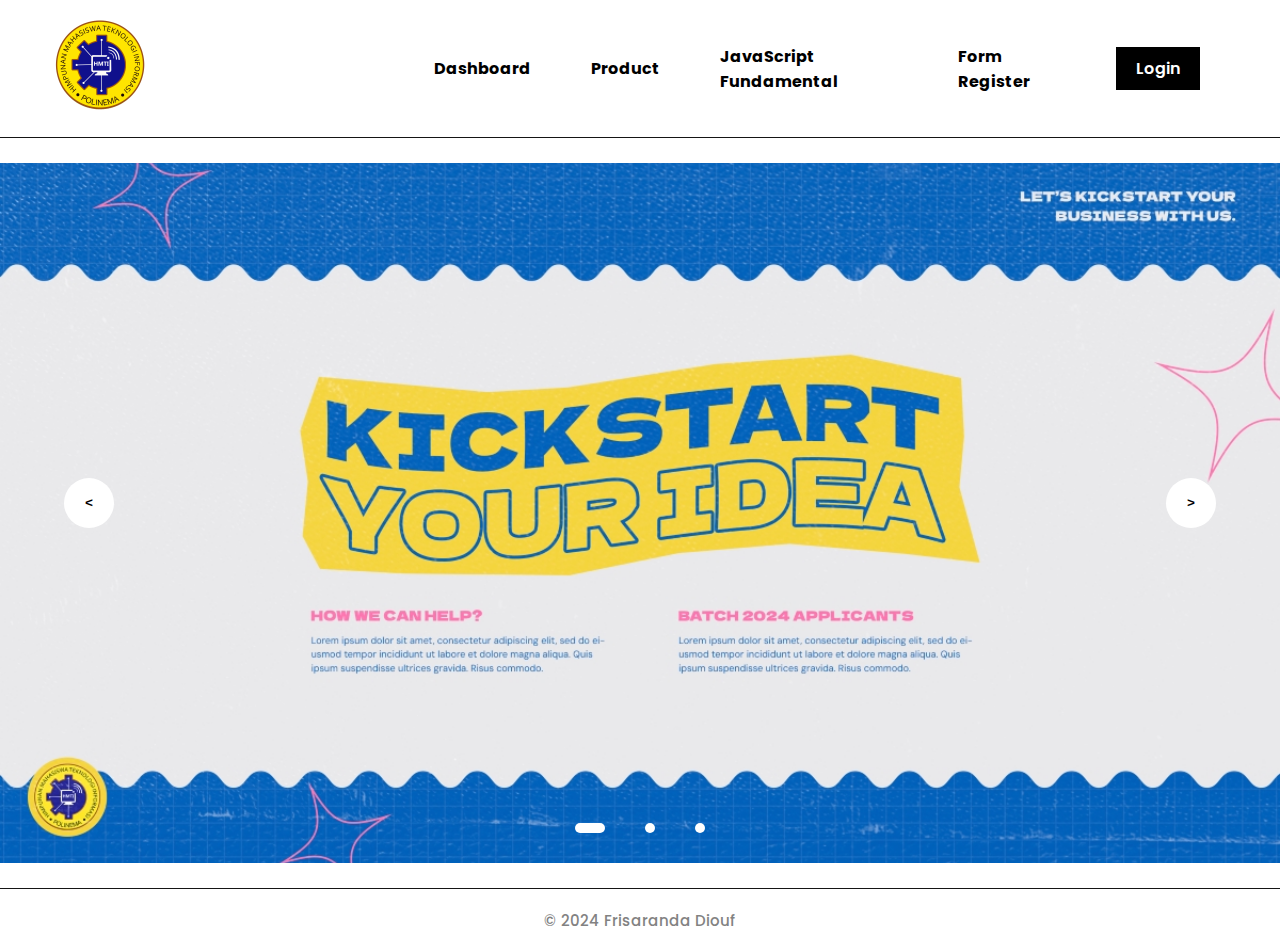
<file: index.html>
<!DOCTYPE html>
<html lang="en">

<head>
    <meta charset="UTF-8" />
    <meta name="viewport" content="width=device-width, initial-scale=1.0" />
    <title>Home</title>

    <link rel="stylesheet" href="css/style.css" />
    <link rel="preconnect" href="https://fonts.googleapis.com" />
    <link rel="preconnect" href="https://fonts.gstatic.com" crossorigin />
    <link
      href="https://fonts.googleapis.com/css2?family=Poppins:ital,wght@0,100;0,200;0,300;0,400;0,500;0,600;0,700;0,800;0,900;1,100;1,200;1,300;1,400;1,500;1,600;1,700;1,800;1,900&display=swap"
      rel="stylesheet"
    />
</head>

<body>
    <nav>
        <div class="logo">
            <a href="index.html"><img src="img/logo.png" alt="Logo HMTI"/></a>
        </div>

        <ul>
            <li>
                <a href="html/dashboard.html">Dashboard</a>
            </li>
            <li>
                <a href="html/product-responsive.html">Product</a>
            </li>
            <li>
                <a href="html/jsdasar.html">JavaScript Fundamental</a>
            </li>
            <li>
                <a href="html/form.html">Form Register</a>
            </li>
            <li>
                <a class="button" href="html/login-layout.html">Login</a>
            </li>
        </ul>
        
        <div class="menu-toggle">
            <input type="checkbox">
            <span></span>
            <span></span>
            <span></span>
        </div>
    </nav>
    <br>
    <div class="slider">
        <div class="list">
            <div class="item">
                <img src="img/banner_1.jpg">
            </div>
            <div class="item">
                <img src="img/banner_2.jpg">
            </div>
            <div class="item">
                <img src="img/banner_3.jpg">
            </div>
        </div>
        <!-- button prev and next -->
        <div class="buttons">
            <button id="prev"><</button>
            <button id="next">></button>
        </div>

        <script>
            next.onclick = function() {
                if (active + 1 > lengthItems) {
                    active = 0;
                } else {
                    active = active + 1;
                }
                reloadSlider();
            };

            prev.onclick = function() {
                if (active - 1 < 0) {
                    active = lengthItems;
                } else {
                    active = active - 1;
                }
                reloadSlider();
            };
        </script>

        <!-- dots -->
        <ul class="dots">
            <li class="active"></li>
            <li></li>
            <li></li>
        </ul>
    </div>
    <br>
    <footer>
        <h1>&copy 2024 Frisaranda Diouf</h1>
    </footer>

    <script src="js/carousel.js"></script>
</body>

</html>
</file>
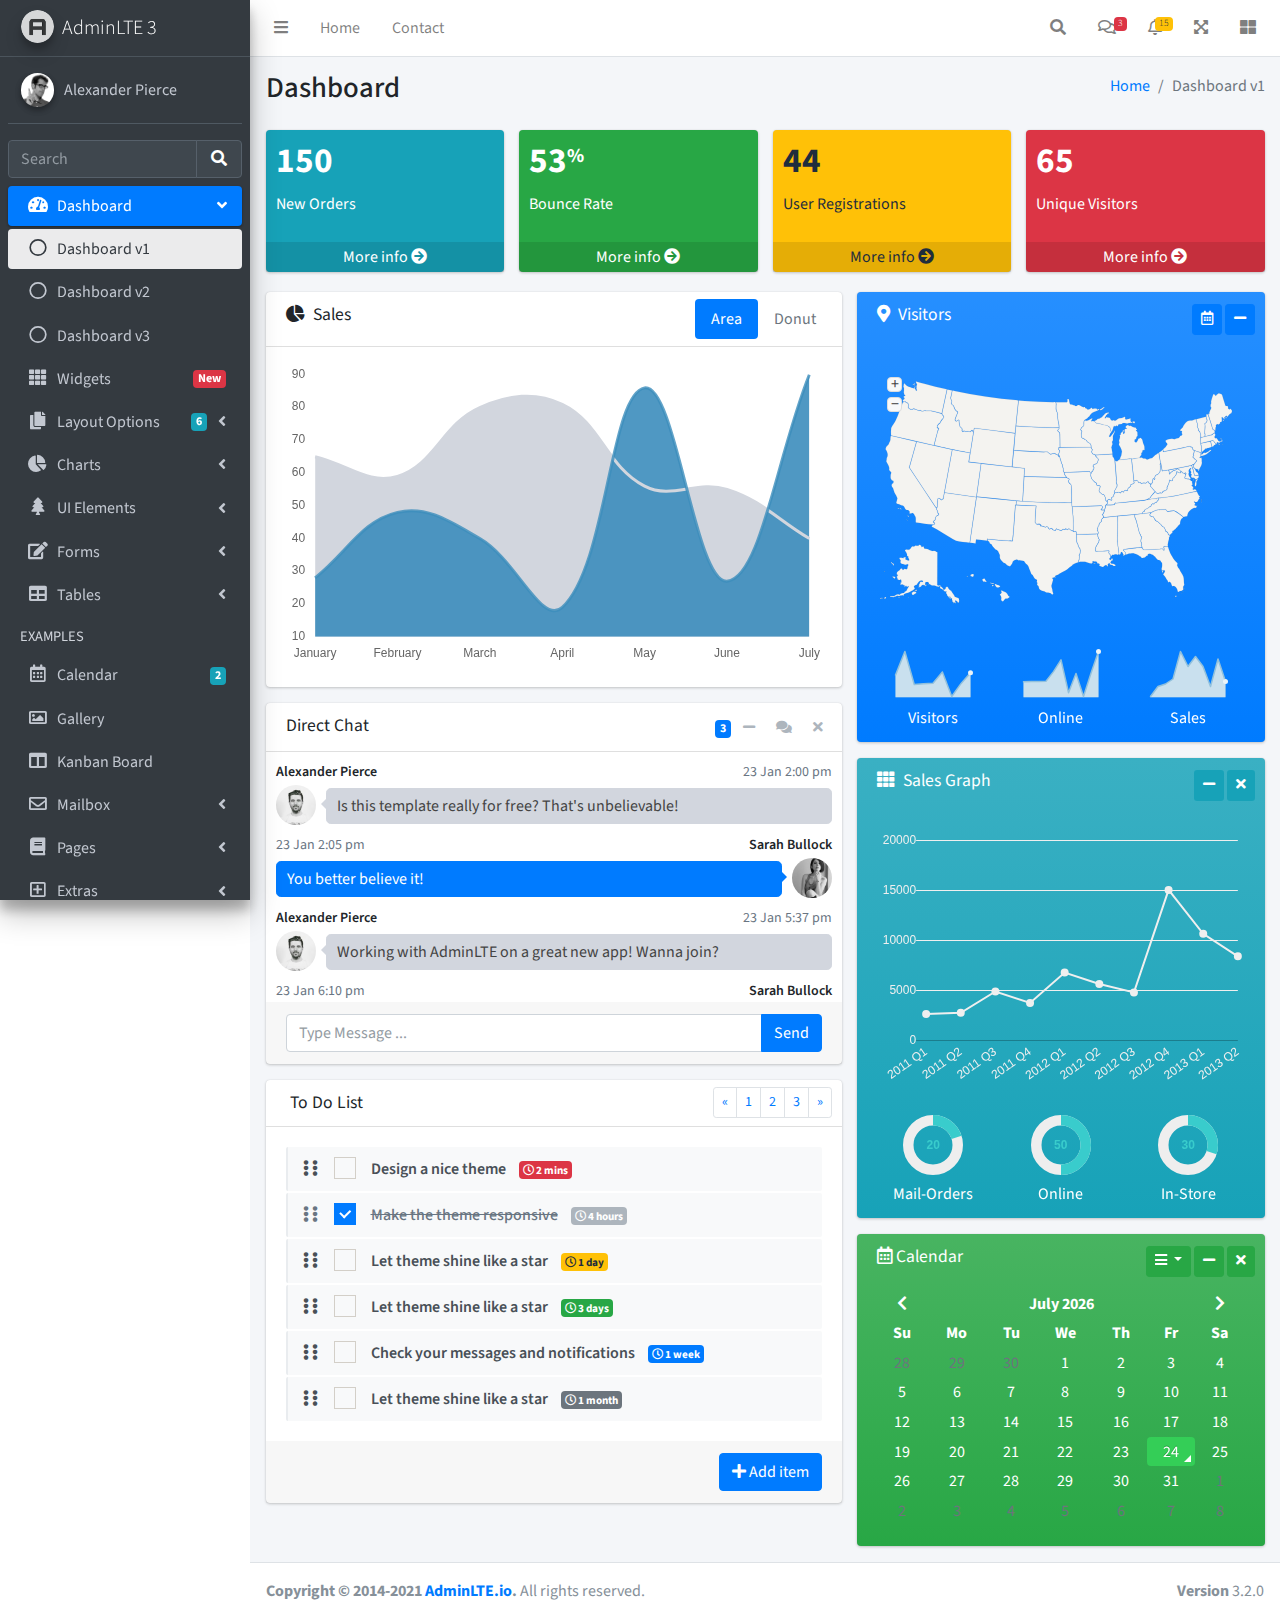
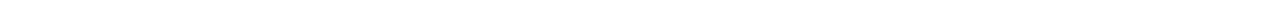
<file: assets/index.html>
<!DOCTYPE html>
<html lang="en">
<head>
  <meta charset="utf-8">
  <meta name="viewport" content="width=device-width, initial-scale=1">
  <title>AdminLTE 3 | Dashboard</title>

  <!-- Google Font: Source Sans Pro -->
  <link rel="stylesheet" href="https://fonts.googleapis.com/css?family=Source+Sans+Pro:300,400,400i,700&display=fallback">
  <!-- Font Awesome -->
  <link rel="stylesheet" href="plugins/fontawesome-free/css/all.min.css">
  <!-- Ionicons -->
  <link rel="stylesheet" href="https://code.ionicframework.com/ionicons/2.0.1/css/ionicons.min.css">
  <!-- Tempusdominus Bootstrap 4 -->
  <link rel="stylesheet" href="plugins/tempusdominus-bootstrap-4/css/tempusdominus-bootstrap-4.min.css">
  <!-- iCheck -->
  <link rel="stylesheet" href="plugins/icheck-bootstrap/icheck-bootstrap.min.css">
  <!-- JQVMap -->
  <link rel="stylesheet" href="plugins/jqvmap/jqvmap.min.css">
  <!-- Theme style -->
  <link rel="stylesheet" href="dist/css/adminlte.min.css">
  <!-- overlayScrollbars -->
  <link rel="stylesheet" href="plugins/overlayScrollbars/css/OverlayScrollbars.min.css">
  <!-- Daterange picker -->
  <link rel="stylesheet" href="plugins/daterangepicker/daterangepicker.css">
  <!-- summernote -->
  <link rel="stylesheet" href="plugins/summernote/summernote-bs4.min.css">
</head>
<body class="hold-transition sidebar-mini layout-fixed">
<div class="wrapper">

  <!-- Preloader -->
  <div class="preloader flex-column justify-content-center align-items-center">
    <img class="animation__shake" src="dist/img/AdminLTELogo.png" alt="AdminLTELogo" height="60" width="60">
  </div>

  <!-- Navbar -->
  <nav class="main-header navbar navbar-expand navbar-white navbar-light">
    <!-- Left navbar links -->
    <ul class="navbar-nav">
      <li class="nav-item">
        <a class="nav-link" data-widget="pushmenu" href="#" role="button"><i class="fas fa-bars"></i></a>
      </li>
      <li class="nav-item d-none d-sm-inline-block">
        <a href="index3.html" class="nav-link">Home</a>
      </li>
      <li class="nav-item d-none d-sm-inline-block">
        <a href="#" class="nav-link">Contact</a>
      </li>
    </ul>

    <!-- Right navbar links -->
    <ul class="navbar-nav ml-auto">
      <!-- Navbar Search -->
      <li class="nav-item">
        <a class="nav-link" data-widget="navbar-search" href="#" role="button">
          <i class="fas fa-search"></i>
        </a>
        <div class="navbar-search-block">
          <form class="form-inline">
            <div class="input-group input-group-sm">
              <input class="form-control form-control-navbar" type="search" placeholder="Search" aria-label="Search">
              <div class="input-group-append">
                <button class="btn btn-navbar" type="submit">
                  <i class="fas fa-search"></i>
                </button>
                <button class="btn btn-navbar" type="button" data-widget="navbar-search">
                  <i class="fas fa-times"></i>
                </button>
              </div>
            </div>
          </form>
        </div>
      </li>

      <!-- Messages Dropdown Menu -->
      <li class="nav-item dropdown">
        <a class="nav-link" data-toggle="dropdown" href="#">
          <i class="far fa-comments"></i>
          <span class="badge badge-danger navbar-badge">3</span>
        </a>
        <div class="dropdown-menu dropdown-menu-lg dropdown-menu-right">
          <a href="#" class="dropdown-item">
            <!-- Message Start -->
            <div class="media">
              <img src="dist/img/user1-128x128.jpg" alt="User Avatar" class="img-size-50 mr-3 img-circle">
              <div class="media-body">
                <h3 class="dropdown-item-title">
                  Brad Diesel
                  <span class="float-right text-sm text-danger"><i class="fas fa-star"></i></span>
                </h3>
                <p class="text-sm">Call me whenever you can...</p>
                <p class="text-sm text-muted"><i class="far fa-clock mr-1"></i> 4 Hours Ago</p>
              </div>
            </div>
            <!-- Message End -->
          </a>
          <div class="dropdown-divider"></div>
          <a href="#" class="dropdown-item">
            <!-- Message Start -->
            <div class="media">
              <img src="dist/img/user8-128x128.jpg" alt="User Avatar" class="img-size-50 img-circle mr-3">
              <div class="media-body">
                <h3 class="dropdown-item-title">
                  John Pierce
                  <span class="float-right text-sm text-muted"><i class="fas fa-star"></i></span>
                </h3>
                <p class="text-sm">I got your message bro</p>
                <p class="text-sm text-muted"><i class="far fa-clock mr-1"></i> 4 Hours Ago</p>
              </div>
            </div>
            <!-- Message End -->
          </a>
          <div class="dropdown-divider"></div>
          <a href="#" class="dropdown-item">
            <!-- Message Start -->
            <div class="media">
              <img src="dist/img/user3-128x128.jpg" alt="User Avatar" class="img-size-50 img-circle mr-3">
              <div class="media-body">
                <h3 class="dropdown-item-title">
                  Nora Silvester
                  <span class="float-right text-sm text-warning"><i class="fas fa-star"></i></span>
                </h3>
                <p class="text-sm">The subject goes here</p>
                <p class="text-sm text-muted"><i class="far fa-clock mr-1"></i> 4 Hours Ago</p>
              </div>
            </div>
            <!-- Message End -->
          </a>
          <div class="dropdown-divider"></div>
          <a href="#" class="dropdown-item dropdown-footer">See All Messages</a>
        </div>
      </li>
      <!-- Notifications Dropdown Menu -->
      <li class="nav-item dropdown">
        <a class="nav-link" data-toggle="dropdown" href="#">
          <i class="far fa-bell"></i>
          <span class="badge badge-warning navbar-badge">15</span>
        </a>
        <div class="dropdown-menu dropdown-menu-lg dropdown-menu-right">
          <span class="dropdown-item dropdown-header">15 Notifications</span>
          <div class="dropdown-divider"></div>
          <a href="#" class="dropdown-item">
            <i class="fas fa-envelope mr-2"></i> 4 new messages
            <span class="float-right text-muted text-sm">3 mins</span>
          </a>
          <div class="dropdown-divider"></div>
          <a href="#" class="dropdown-item">
            <i class="fas fa-users mr-2"></i> 8 friend requests
            <span class="float-right text-muted text-sm">12 hours</span>
          </a>
          <div class="dropdown-divider"></div>
          <a href="#" class="dropdown-item">
            <i class="fas fa-file mr-2"></i> 3 new reports
            <span class="float-right text-muted text-sm">2 days</span>
          </a>
          <div class="dropdown-divider"></div>
          <a href="#" class="dropdown-item dropdown-footer">See All Notifications</a>
        </div>
      </li>
      <li class="nav-item">
        <a class="nav-link" data-widget="fullscreen" href="#" role="button">
          <i class="fas fa-expand-arrows-alt"></i>
        </a>
      </li>
      <li class="nav-item">
        <a class="nav-link" data-widget="control-sidebar" data-controlsidebar-slide="true" href="#" role="button">
          <i class="fas fa-th-large"></i>
        </a>
      </li>
    </ul>
  </nav>
  <!-- /.navbar -->

  <!-- Main Sidebar Container -->
  <aside class="main-sidebar sidebar-dark-primary elevation-4">
    <!-- Brand Logo -->
    <a href="index3.html" class="brand-link">
      <img src="dist/img/AdminLTELogo.png" alt="AdminLTE Logo" class="brand-image img-circle elevation-3" style="opacity: .8">
      <span class="brand-text font-weight-light">AdminLTE 3</span>
    </a>

    <!-- Sidebar -->
    <div class="sidebar">
      <!-- Sidebar user panel (optional) -->
      <div class="user-panel mt-3 pb-3 mb-3 d-flex">
        <div class="image">
          <img src="dist/img/user2-160x160.jpg" class="img-circle elevation-2" alt="User Image">
        </div>
        <div class="info">
          <a href="#" class="d-block">Alexander Pierce</a>
        </div>
      </div>

      <!-- SidebarSearch Form -->
      <div class="form-inline">
        <div class="input-group" data-widget="sidebar-search">
          <input class="form-control form-control-sidebar" type="search" placeholder="Search" aria-label="Search">
          <div class="input-group-append">
            <button class="btn btn-sidebar">
              <i class="fas fa-search fa-fw"></i>
            </button>
          </div>
        </div>
      </div>

      <!-- Sidebar Menu -->
      <nav class="mt-2">
        <ul class="nav nav-pills nav-sidebar flex-column" data-widget="treeview" role="menu" data-accordion="false">
          <!-- Add icons to the links using the .nav-icon class
               with font-awesome or any other icon font library -->
          <li class="nav-item menu-open">
            <a href="#" class="nav-link active">
              <i class="nav-icon fas fa-tachometer-alt"></i>
              <p>
                Dashboard
                <i class="right fas fa-angle-left"></i>
              </p>
            </a>
            <ul class="nav nav-treeview">
              <li class="nav-item">
                <a href="./index.html" class="nav-link active">
                  <i class="far fa-circle nav-icon"></i>
                  <p>Dashboard v1</p>
                </a>
              </li>
              <li class="nav-item">
                <a href="./index2.html" class="nav-link">
                  <i class="far fa-circle nav-icon"></i>
                  <p>Dashboard v2</p>
                </a>
              </li>
              <li class="nav-item">
                <a href="./index3.html" class="nav-link">
                  <i class="far fa-circle nav-icon"></i>
                  <p>Dashboard v3</p>
                </a>
              </li>
            </ul>
          </li>
          <li class="nav-item">
            <a href="pages/widgets.html" class="nav-link">
              <i class="nav-icon fas fa-th"></i>
              <p>
                Widgets
                <span class="right badge badge-danger">New</span>
              </p>
            </a>
          </li>
          <li class="nav-item">
            <a href="#" class="nav-link">
              <i class="nav-icon fas fa-copy"></i>
              <p>
                Layout Options
                <i class="fas fa-angle-left right"></i>
                <span class="badge badge-info right">6</span>
              </p>
            </a>
            <ul class="nav nav-treeview">
              <li class="nav-item">
                <a href="pages/layout/top-nav.html" class="nav-link">
                  <i class="far fa-circle nav-icon"></i>
                  <p>Top Navigation</p>
                </a>
              </li>
              <li class="nav-item">
                <a href="pages/layout/top-nav-sidebar.html" class="nav-link">
                  <i class="far fa-circle nav-icon"></i>
                  <p>Top Navigation + Sidebar</p>
                </a>
              </li>
              <li class="nav-item">
                <a href="pages/layout/boxed.html" class="nav-link">
                  <i class="far fa-circle nav-icon"></i>
                  <p>Boxed</p>
                </a>
              </li>
              <li class="nav-item">
                <a href="pages/layout/fixed-sidebar.html" class="nav-link">
                  <i class="far fa-circle nav-icon"></i>
                  <p>Fixed Sidebar</p>
                </a>
              </li>
              <li class="nav-item">
                <a href="pages/layout/fixed-sidebar-custom.html" class="nav-link">
                  <i class="far fa-circle nav-icon"></i>
                  <p>Fixed Sidebar <small>+ Custom Area</small></p>
                </a>
              </li>
              <li class="nav-item">
                <a href="pages/layout/fixed-topnav.html" class="nav-link">
                  <i class="far fa-circle nav-icon"></i>
                  <p>Fixed Navbar</p>
                </a>
              </li>
              <li class="nav-item">
                <a href="pages/layout/fixed-footer.html" class="nav-link">
                  <i class="far fa-circle nav-icon"></i>
                  <p>Fixed Footer</p>
                </a>
              </li>
              <li class="nav-item">
                <a href="pages/layout/collapsed-sidebar.html" class="nav-link">
                  <i class="far fa-circle nav-icon"></i>
                  <p>Collapsed Sidebar</p>
                </a>
              </li>
            </ul>
          </li>
          <li class="nav-item">
            <a href="#" class="nav-link">
              <i class="nav-icon fas fa-chart-pie"></i>
              <p>
                Charts
                <i class="right fas fa-angle-left"></i>
              </p>
            </a>
            <ul class="nav nav-treeview">
              <li class="nav-item">
                <a href="pages/charts/chartjs.html" class="nav-link">
                  <i class="far fa-circle nav-icon"></i>
                  <p>ChartJS</p>
                </a>
              </li>
              <li class="nav-item">
                <a href="pages/charts/flot.html" class="nav-link">
                  <i class="far fa-circle nav-icon"></i>
                  <p>Flot</p>
                </a>
              </li>
              <li class="nav-item">
                <a href="pages/charts/inline.html" class="nav-link">
                  <i class="far fa-circle nav-icon"></i>
                  <p>Inline</p>
                </a>
              </li>
              <li class="nav-item">
                <a href="pages/charts/uplot.html" class="nav-link">
                  <i class="far fa-circle nav-icon"></i>
                  <p>uPlot</p>
                </a>
              </li>
            </ul>
          </li>
          <li class="nav-item">
            <a href="#" class="nav-link">
              <i class="nav-icon fas fa-tree"></i>
              <p>
                UI Elements
                <i class="fas fa-angle-left right"></i>
              </p>
            </a>
            <ul class="nav nav-treeview">
              <li class="nav-item">
                <a href="pages/UI/general.html" class="nav-link">
                  <i class="far fa-circle nav-icon"></i>
                  <p>General</p>
                </a>
              </li>
              <li class="nav-item">
                <a href="pages/UI/icons.html" class="nav-link">
                  <i class="far fa-circle nav-icon"></i>
                  <p>Icons</p>
                </a>
              </li>
              <li class="nav-item">
                <a href="pages/UI/buttons.html" class="nav-link">
                  <i class="far fa-circle nav-icon"></i>
                  <p>Buttons</p>
                </a>
              </li>
              <li class="nav-item">
                <a href="pages/UI/sliders.html" class="nav-link">
                  <i class="far fa-circle nav-icon"></i>
                  <p>Sliders</p>
                </a>
              </li>
              <li class="nav-item">
                <a href="pages/UI/modals.html" class="nav-link">
                  <i class="far fa-circle nav-icon"></i>
                  <p>Modals & Alerts</p>
                </a>
              </li>
              <li class="nav-item">
                <a href="pages/UI/navbar.html" class="nav-link">
                  <i class="far fa-circle nav-icon"></i>
                  <p>Navbar & Tabs</p>
                </a>
              </li>
              <li class="nav-item">
                <a href="pages/UI/timeline.html" class="nav-link">
                  <i class="far fa-circle nav-icon"></i>
                  <p>Timeline</p>
                </a>
              </li>
              <li class="nav-item">
                <a href="pages/UI/ribbons.html" class="nav-link">
                  <i class="far fa-circle nav-icon"></i>
                  <p>Ribbons</p>
                </a>
              </li>
            </ul>
          </li>
          <li class="nav-item">
            <a href="#" class="nav-link">
              <i class="nav-icon fas fa-edit"></i>
              <p>
                Forms
                <i class="fas fa-angle-left right"></i>
              </p>
            </a>
            <ul class="nav nav-treeview">
              <li class="nav-item">
                <a href="pages/forms/general.html" class="nav-link">
                  <i class="far fa-circle nav-icon"></i>
                  <p>General Elements</p>
                </a>
              </li>
              <li class="nav-item">
                <a href="pages/forms/advanced.html" class="nav-link">
                  <i class="far fa-circle nav-icon"></i>
                  <p>Advanced Elements</p>
                </a>
              </li>
              <li class="nav-item">
                <a href="pages/forms/editors.html" class="nav-link">
                  <i class="far fa-circle nav-icon"></i>
                  <p>Editors</p>
                </a>
              </li>
              <li class="nav-item">
                <a href="pages/forms/validation.html" class="nav-link">
                  <i class="far fa-circle nav-icon"></i>
                  <p>Validation</p>
                </a>
              </li>
            </ul>
          </li>
          <li class="nav-item">
            <a href="#" class="nav-link">
              <i class="nav-icon fas fa-table"></i>
              <p>
                Tables
                <i class="fas fa-angle-left right"></i>
              </p>
            </a>
            <ul class="nav nav-treeview">
              <li class="nav-item">
                <a href="pages/tables/simple.html" class="nav-link">
                  <i class="far fa-circle nav-icon"></i>
                  <p>Simple Tables</p>
                </a>
              </li>
              <li class="nav-item">
                <a href="pages/tables/data.html" class="nav-link">
                  <i class="far fa-circle nav-icon"></i>
                  <p>DataTables</p>
                </a>
              </li>
              <li class="nav-item">
                <a href="pages/tables/jsgrid.html" class="nav-link">
                  <i class="far fa-circle nav-icon"></i>
                  <p>jsGrid</p>
                </a>
              </li>
            </ul>
          </li>
          <li class="nav-header">EXAMPLES</li>
          <li class="nav-item">
            <a href="pages/calendar.html" class="nav-link">
              <i class="nav-icon far fa-calendar-alt"></i>
              <p>
                Calendar
                <span class="badge badge-info right">2</span>
              </p>
            </a>
          </li>
          <li class="nav-item">
            <a href="pages/gallery.html" class="nav-link">
              <i class="nav-icon far fa-image"></i>
              <p>
                Gallery
              </p>
            </a>
          </li>
          <li class="nav-item">
            <a href="pages/kanban.html" class="nav-link">
              <i class="nav-icon fas fa-columns"></i>
              <p>
                Kanban Board
              </p>
            </a>
          </li>
          <li class="nav-item">
            <a href="#" class="nav-link">
              <i class="nav-icon far fa-envelope"></i>
              <p>
                Mailbox
                <i class="fas fa-angle-left right"></i>
              </p>
            </a>
            <ul class="nav nav-treeview">
              <li class="nav-item">
                <a href="pages/mailbox/mailbox.html" class="nav-link">
                  <i class="far fa-circle nav-icon"></i>
                  <p>Inbox</p>
                </a>
              </li>
              <li class="nav-item">
                <a href="pages/mailbox/compose.html" class="nav-link">
                  <i class="far fa-circle nav-icon"></i>
                  <p>Compose</p>
                </a>
              </li>
              <li class="nav-item">
                <a href="pages/mailbox/read-mail.html" class="nav-link">
                  <i class="far fa-circle nav-icon"></i>
                  <p>Read</p>
                </a>
              </li>
            </ul>
          </li>
          <li class="nav-item">
            <a href="#" class="nav-link">
              <i class="nav-icon fas fa-book"></i>
              <p>
                Pages
                <i class="fas fa-angle-left right"></i>
              </p>
            </a>
            <ul class="nav nav-treeview">
              <li class="nav-item">
                <a href="pages/examples/invoice.html" class="nav-link">
                  <i class="far fa-circle nav-icon"></i>
                  <p>Invoice</p>
                </a>
              </li>
              <li class="nav-item">
                <a href="pages/examples/profile.html" class="nav-link">
                  <i class="far fa-circle nav-icon"></i>
                  <p>Profile</p>
                </a>
              </li>
              <li class="nav-item">
                <a href="pages/examples/e-commerce.html" class="nav-link">
                  <i class="far fa-circle nav-icon"></i>
                  <p>E-commerce</p>
                </a>
              </li>
              <li class="nav-item">
                <a href="pages/examples/projects.html" class="nav-link">
                  <i class="far fa-circle nav-icon"></i>
                  <p>Projects</p>
                </a>
              </li>
              <li class="nav-item">
                <a href="pages/examples/project-add.html" class="nav-link">
                  <i class="far fa-circle nav-icon"></i>
                  <p>Project Add</p>
                </a>
              </li>
              <li class="nav-item">
                <a href="pages/examples/project-edit.html" class="nav-link">
                  <i class="far fa-circle nav-icon"></i>
                  <p>Project Edit</p>
                </a>
              </li>
              <li class="nav-item">
                <a href="pages/examples/project-detail.html" class="nav-link">
                  <i class="far fa-circle nav-icon"></i>
                  <p>Project Detail</p>
                </a>
              </li>
              <li class="nav-item">
                <a href="pages/examples/contacts.html" class="nav-link">
                  <i class="far fa-circle nav-icon"></i>
                  <p>Contacts</p>
                </a>
              </li>
              <li class="nav-item">
                <a href="pages/examples/faq.html" class="nav-link">
                  <i class="far fa-circle nav-icon"></i>
                  <p>FAQ</p>
                </a>
              </li>
              <li class="nav-item">
                <a href="pages/examples/contact-us.html" class="nav-link">
                  <i class="far fa-circle nav-icon"></i>
                  <p>Contact us</p>
                </a>
              </li>
            </ul>
          </li>
          <li class="nav-item">
            <a href="#" class="nav-link">
              <i class="nav-icon far fa-plus-square"></i>
              <p>
                Extras
                <i class="fas fa-angle-left right"></i>
              </p>
            </a>
            <ul class="nav nav-treeview">
              <li class="nav-item">
                <a href="#" class="nav-link">
                  <i class="far fa-circle nav-icon"></i>
                  <p>
                    Login & Register v1
                    <i class="fas fa-angle-left right"></i>
                  </p>
                </a>
                <ul class="nav nav-treeview">
                  <li class="nav-item">
                    <a href="pages/examples/login.html" class="nav-link">
                      <i class="far fa-circle nav-icon"></i>
                      <p>Login v1</p>
                    </a>
                  </li>
                  <li class="nav-item">
                    <a href="pages/examples/register.html" class="nav-link">
                      <i class="far fa-circle nav-icon"></i>
                      <p>Register v1</p>
                    </a>
                  </li>
                  <li class="nav-item">
                    <a href="pages/examples/forgot-password.html" class="nav-link">
                      <i class="far fa-circle nav-icon"></i>
                      <p>Forgot Password v1</p>
                    </a>
                  </li>
                  <li class="nav-item">
                    <a href="pages/examples/recover-password.html" class="nav-link">
                      <i class="far fa-circle nav-icon"></i>
                      <p>Recover Password v1</p>
                    </a>
                  </li>
                </ul>
              </li>
              <li class="nav-item">
                <a href="#" class="nav-link">
                  <i class="far fa-circle nav-icon"></i>
                  <p>
                    Login & Register v2
                    <i class="fas fa-angle-left right"></i>
                  </p>
                </a>
                <ul class="nav nav-treeview">
                  <li class="nav-item">
                    <a href="pages/examples/login-v2.html" class="nav-link">
                      <i class="far fa-circle nav-icon"></i>
                      <p>Login v2</p>
                    </a>
                  </li>
                  <li class="nav-item">
                    <a href="pages/examples/register-v2.html" class="nav-link">
                      <i class="far fa-circle nav-icon"></i>
                      <p>Register v2</p>
                    </a>
                  </li>
                  <li class="nav-item">
                    <a href="pages/examples/forgot-password-v2.html" class="nav-link">
                      <i class="far fa-circle nav-icon"></i>
                      <p>Forgot Password v2</p>
                    </a>
                  </li>
                  <li class="nav-item">
                    <a href="pages/examples/recover-password-v2.html" class="nav-link">
                      <i class="far fa-circle nav-icon"></i>
                      <p>Recover Password v2</p>
                    </a>
                  </li>
                </ul>
              </li>
              <li class="nav-item">
                <a href="pages/examples/lockscreen.html" class="nav-link">
                  <i class="far fa-circle nav-icon"></i>
                  <p>Lockscreen</p>
                </a>
              </li>
              <li class="nav-item">
                <a href="pages/examples/legacy-user-menu.html" class="nav-link">
                  <i class="far fa-circle nav-icon"></i>
                  <p>Legacy User Menu</p>
                </a>
              </li>
              <li class="nav-item">
                <a href="pages/examples/language-menu.html" class="nav-link">
                  <i class="far fa-circle nav-icon"></i>
                  <p>Language Menu</p>
                </a>
              </li>
              <li class="nav-item">
                <a href="pages/examples/404.html" class="nav-link">
                  <i class="far fa-circle nav-icon"></i>
                  <p>Error 404</p>
                </a>
              </li>
              <li class="nav-item">
                <a href="pages/examples/500.html" class="nav-link">
                  <i class="far fa-circle nav-icon"></i>
                  <p>Error 500</p>
                </a>
              </li>
              <li class="nav-item">
                <a href="pages/examples/pace.html" class="nav-link">
                  <i class="far fa-circle nav-icon"></i>
                  <p>Pace</p>
                </a>
              </li>
              <li class="nav-item">
                <a href="pages/examples/blank.html" class="nav-link">
                  <i class="far fa-circle nav-icon"></i>
                  <p>Blank Page</p>
                </a>
              </li>
              <li class="nav-item">
                <a href="starter.html" class="nav-link">
                  <i class="far fa-circle nav-icon"></i>
                  <p>Starter Page</p>
                </a>
              </li>
            </ul>
          </li>
          <li class="nav-item">
            <a href="#" class="nav-link">
              <i class="nav-icon fas fa-search"></i>
              <p>
                Search
                <i class="fas fa-angle-left right"></i>
              </p>
            </a>
            <ul class="nav nav-treeview">
              <li class="nav-item">
                <a href="pages/search/simple.html" class="nav-link">
                  <i class="far fa-circle nav-icon"></i>
                  <p>Simple Search</p>
                </a>
              </li>
              <li class="nav-item">
                <a href="pages/search/enhanced.html" class="nav-link">
                  <i class="far fa-circle nav-icon"></i>
                  <p>Enhanced</p>
                </a>
              </li>
            </ul>
          </li>
          <li class="nav-header">MISCELLANEOUS</li>
          <li class="nav-item">
            <a href="iframe.html" class="nav-link">
              <i class="nav-icon fas fa-ellipsis-h"></i>
              <p>Tabbed IFrame Plugin</p>
            </a>
          </li>
          <li class="nav-item">
            <a href="https://adminlte.io/docs/3.1/" class="nav-link">
              <i class="nav-icon fas fa-file"></i>
              <p>Documentation</p>
            </a>
          </li>
          <li class="nav-header">MULTI LEVEL EXAMPLE</li>
          <li class="nav-item">
            <a href="#" class="nav-link">
              <i class="fas fa-circle nav-icon"></i>
              <p>Level 1</p>
            </a>
          </li>
          <li class="nav-item">
            <a href="#" class="nav-link">
              <i class="nav-icon fas fa-circle"></i>
              <p>
                Level 1
                <i class="right fas fa-angle-left"></i>
              </p>
            </a>
            <ul class="nav nav-treeview">
              <li class="nav-item">
                <a href="#" class="nav-link">
                  <i class="far fa-circle nav-icon"></i>
                  <p>Level 2</p>
                </a>
              </li>
              <li class="nav-item">
                <a href="#" class="nav-link">
                  <i class="far fa-circle nav-icon"></i>
                  <p>
                    Level 2
                    <i class="right fas fa-angle-left"></i>
                  </p>
                </a>
                <ul class="nav nav-treeview">
                  <li class="nav-item">
                    <a href="#" class="nav-link">
                      <i class="far fa-dot-circle nav-icon"></i>
                      <p>Level 3</p>
                    </a>
                  </li>
                  <li class="nav-item">
                    <a href="#" class="nav-link">
                      <i class="far fa-dot-circle nav-icon"></i>
                      <p>Level 3</p>
                    </a>
                  </li>
                  <li class="nav-item">
                    <a href="#" class="nav-link">
                      <i class="far fa-dot-circle nav-icon"></i>
                      <p>Level 3</p>
                    </a>
                  </li>
                </ul>
              </li>
              <li class="nav-item">
                <a href="#" class="nav-link">
                  <i class="far fa-circle nav-icon"></i>
                  <p>Level 2</p>
                </a>
              </li>
            </ul>
          </li>
          <li class="nav-item">
            <a href="#" class="nav-link">
              <i class="fas fa-circle nav-icon"></i>
              <p>Level 1</p>
            </a>
          </li>
          <li class="nav-header">LABELS</li>
          <li class="nav-item">
            <a href="#" class="nav-link">
              <i class="nav-icon far fa-circle text-danger"></i>
              <p class="text">Important</p>
            </a>
          </li>
          <li class="nav-item">
            <a href="#" class="nav-link">
              <i class="nav-icon far fa-circle text-warning"></i>
              <p>Warning</p>
            </a>
          </li>
          <li class="nav-item">
            <a href="#" class="nav-link">
              <i class="nav-icon far fa-circle text-info"></i>
              <p>Informational</p>
            </a>
          </li>
        </ul>
      </nav>
      <!-- /.sidebar-menu -->
    </div>
    <!-- /.sidebar -->
  </aside>

  <!-- Content Wrapper. Contains page content -->
  <div class="content-wrapper">
    <!-- Content Header (Page header) -->
    <div class="content-header">
      <div class="container-fluid">
        <div class="row mb-2">
          <div class="col-sm-6">
            <h1 class="m-0">Dashboard</h1>
          </div><!-- /.col -->
          <div class="col-sm-6">
            <ol class="breadcrumb float-sm-right">
              <li class="breadcrumb-item"><a href="#">Home</a></li>
              <li class="breadcrumb-item active">Dashboard v1</li>
            </ol>
          </div><!-- /.col -->
        </div><!-- /.row -->
      </div><!-- /.container-fluid -->
    </div>
    <!-- /.content-header -->

    <!-- Main content -->
    <section class="content">
      <div class="container-fluid">
        <!-- Small boxes (Stat box) -->
        <div class="row">
          <div class="col-lg-3 col-6">
            <!-- small box -->
            <div class="small-box bg-info">
              <div class="inner">
                <h3>150</h3>

                <p>New Orders</p>
              </div>
              <div class="icon">
                <i class="ion ion-bag"></i>
              </div>
              <a href="#" class="small-box-footer">More info <i class="fas fa-arrow-circle-right"></i></a>
            </div>
          </div>
          <!-- ./col -->
          <div class="col-lg-3 col-6">
            <!-- small box -->
            <div class="small-box bg-success">
              <div class="inner">
                <h3>53<sup style="font-size: 20px">%</sup></h3>

                <p>Bounce Rate</p>
              </div>
              <div class="icon">
                <i class="ion ion-stats-bars"></i>
              </div>
              <a href="#" class="small-box-footer">More info <i class="fas fa-arrow-circle-right"></i></a>
            </div>
          </div>
          <!-- ./col -->
          <div class="col-lg-3 col-6">
            <!-- small box -->
            <div class="small-box bg-warning">
              <div class="inner">
                <h3>44</h3>

                <p>User Registrations</p>
              </div>
              <div class="icon">
                <i class="ion ion-person-add"></i>
              </div>
              <a href="#" class="small-box-footer">More info <i class="fas fa-arrow-circle-right"></i></a>
            </div>
          </div>
          <!-- ./col -->
          <div class="col-lg-3 col-6">
            <!-- small box -->
            <div class="small-box bg-danger">
              <div class="inner">
                <h3>65</h3>

                <p>Unique Visitors</p>
              </div>
              <div class="icon">
                <i class="ion ion-pie-graph"></i>
              </div>
              <a href="#" class="small-box-footer">More info <i class="fas fa-arrow-circle-right"></i></a>
            </div>
          </div>
          <!-- ./col -->
        </div>
        <!-- /.row -->
        <!-- Main row -->
        <div class="row">
          <!-- Left col -->
          <section class="col-lg-7 connectedSortable">
            <!-- Custom tabs (Charts with tabs)-->
            <div class="card">
              <div class="card-header">
                <h3 class="card-title">
                  <i class="fas fa-chart-pie mr-1"></i>
                  Sales
                </h3>
                <div class="card-tools">
                  <ul class="nav nav-pills ml-auto">
                    <li class="nav-item">
                      <a class="nav-link active" href="#revenue-chart" data-toggle="tab">Area</a>
                    </li>
                    <li class="nav-item">
                      <a class="nav-link" href="#sales-chart" data-toggle="tab">Donut</a>
                    </li>
                  </ul>
                </div>
              </div><!-- /.card-header -->
              <div class="card-body">
                <div class="tab-content p-0">
                  <!-- Morris chart - Sales -->
                  <div class="chart tab-pane active" id="revenue-chart"
                       style="position: relative; height: 300px;">
                      <canvas id="revenue-chart-canvas" height="300" style="height: 300px;"></canvas>
                   </div>
                  <div class="chart tab-pane" id="sales-chart" style="position: relative; height: 300px;">
                    <canvas id="sales-chart-canvas" height="300" style="height: 300px;"></canvas>
                  </div>
                </div>
              </div><!-- /.card-body -->
            </div>
            <!-- /.card -->

            <!-- DIRECT CHAT -->
            <div class="card direct-chat direct-chat-primary">
              <div class="card-header">
                <h3 class="card-title">Direct Chat</h3>

                <div class="card-tools">
                  <span title="3 New Messages" class="badge badge-primary">3</span>
                  <button type="button" class="btn btn-tool" data-card-widget="collapse">
                    <i class="fas fa-minus"></i>
                  </button>
                  <button type="button" class="btn btn-tool" title="Contacts" data-widget="chat-pane-toggle">
                    <i class="fas fa-comments"></i>
                  </button>
                  <button type="button" class="btn btn-tool" data-card-widget="remove">
                    <i class="fas fa-times"></i>
                  </button>
                </div>
              </div>
              <!-- /.card-header -->
              <div class="card-body">
                <!-- Conversations are loaded here -->
                <div class="direct-chat-messages">
                  <!-- Message. Default to the left -->
                  <div class="direct-chat-msg">
                    <div class="direct-chat-infos clearfix">
                      <span class="direct-chat-name float-left">Alexander Pierce</span>
                      <span class="direct-chat-timestamp float-right">23 Jan 2:00 pm</span>
                    </div>
                    <!-- /.direct-chat-infos -->
                    <img class="direct-chat-img" src="dist/img/user1-128x128.jpg" alt="message user image">
                    <!-- /.direct-chat-img -->
                    <div class="direct-chat-text">
                      Is this template really for free? That's unbelievable!
                    </div>
                    <!-- /.direct-chat-text -->
                  </div>
                  <!-- /.direct-chat-msg -->

                  <!-- Message to the right -->
                  <div class="direct-chat-msg right">
                    <div class="direct-chat-infos clearfix">
                      <span class="direct-chat-name float-right">Sarah Bullock</span>
                      <span class="direct-chat-timestamp float-left">23 Jan 2:05 pm</span>
                    </div>
                    <!-- /.direct-chat-infos -->
                    <img class="direct-chat-img" src="dist/img/user3-128x128.jpg" alt="message user image">
                    <!-- /.direct-chat-img -->
                    <div class="direct-chat-text">
                      You better believe it!
                    </div>
                    <!-- /.direct-chat-text -->
                  </div>
                  <!-- /.direct-chat-msg -->

                  <!-- Message. Default to the left -->
                  <div class="direct-chat-msg">
                    <div class="direct-chat-infos clearfix">
                      <span class="direct-chat-name float-left">Alexander Pierce</span>
                      <span class="direct-chat-timestamp float-right">23 Jan 5:37 pm</span>
                    </div>
                    <!-- /.direct-chat-infos -->
                    <img class="direct-chat-img" src="dist/img/user1-128x128.jpg" alt="message user image">
                    <!-- /.direct-chat-img -->
                    <div class="direct-chat-text">
                      Working with AdminLTE on a great new app! Wanna join?
                    </div>
                    <!-- /.direct-chat-text -->
                  </div>
                  <!-- /.direct-chat-msg -->

                  <!-- Message to the right -->
                  <div class="direct-chat-msg right">
                    <div class="direct-chat-infos clearfix">
                      <span class="direct-chat-name float-right">Sarah Bullock</span>
                      <span class="direct-chat-timestamp float-left">23 Jan 6:10 pm</span>
                    </div>
                    <!-- /.direct-chat-infos -->
                    <img class="direct-chat-img" src="dist/img/user3-128x128.jpg" alt="message user image">
                    <!-- /.direct-chat-img -->
                    <div class="direct-chat-text">
                      I would love to.
                    </div>
                    <!-- /.direct-chat-text -->
                  </div>
                  <!-- /.direct-chat-msg -->

                </div>
                <!--/.direct-chat-messages-->

                <!-- Contacts are loaded here -->
                <div class="direct-chat-contacts">
                  <ul class="contacts-list">
                    <li>
                      <a href="#">
                        <img class="contacts-list-img" src="dist/img/user1-128x128.jpg" alt="User Avatar">

                        <div class="contacts-list-info">
                          <span class="contacts-list-name">
                            Count Dracula
                            <small class="contacts-list-date float-right">2/28/2015</small>
                          </span>
                          <span class="contacts-list-msg">How have you been? I was...</span>
                        </div>
                        <!-- /.contacts-list-info -->
                      </a>
                    </li>
                    <!-- End Contact Item -->
                    <li>
                      <a href="#">
                        <img class="contacts-list-img" src="dist/img/user7-128x128.jpg" alt="User Avatar">

                        <div class="contacts-list-info">
                          <span class="contacts-list-name">
                            Sarah Doe
                            <small class="contacts-list-date float-right">2/23/2015</small>
                          </span>
                          <span class="contacts-list-msg">I will be waiting for...</span>
                        </div>
                        <!-- /.contacts-list-info -->
                      </a>
                    </li>
                    <!-- End Contact Item -->
                    <li>
                      <a href="#">
                        <img class="contacts-list-img" src="dist/img/user3-128x128.jpg" alt="User Avatar">

                        <div class="contacts-list-info">
                          <span class="contacts-list-name">
                            Nadia Jolie
                            <small class="contacts-list-date float-right">2/20/2015</small>
                          </span>
                          <span class="contacts-list-msg">I'll call you back at...</span>
                        </div>
                        <!-- /.contacts-list-info -->
                      </a>
                    </li>
                    <!-- End Contact Item -->
                    <li>
                      <a href="#">
                        <img class="contacts-list-img" src="dist/img/user5-128x128.jpg" alt="User Avatar">

                        <div class="contacts-list-info">
                          <span class="contacts-list-name">
                            Nora S. Vans
                            <small class="contacts-list-date float-right">2/10/2015</small>
                          </span>
                          <span class="contacts-list-msg">Where is your new...</span>
                        </div>
                        <!-- /.contacts-list-info -->
                      </a>
                    </li>
                    <!-- End Contact Item -->
                    <li>
                      <a href="#">
                        <img class="contacts-list-img" src="dist/img/user6-128x128.jpg" alt="User Avatar">

                        <div class="contacts-list-info">
                          <span class="contacts-list-name">
                            John K.
                            <small class="contacts-list-date float-right">1/27/2015</small>
                          </span>
                          <span class="contacts-list-msg">Can I take a look at...</span>
                        </div>
                        <!-- /.contacts-list-info -->
                      </a>
                    </li>
                    <!-- End Contact Item -->
                    <li>
                      <a href="#">
                        <img class="contacts-list-img" src="dist/img/user8-128x128.jpg" alt="User Avatar">

                        <div class="contacts-list-info">
                          <span class="contacts-list-name">
                            Kenneth M.
                            <small class="contacts-list-date float-right">1/4/2015</small>
                          </span>
                          <span class="contacts-list-msg">Never mind I found...</span>
                        </div>
                        <!-- /.contacts-list-info -->
                      </a>
                    </li>
                    <!-- End Contact Item -->
                  </ul>
                  <!-- /.contacts-list -->
                </div>
                <!-- /.direct-chat-pane -->
              </div>
              <!-- /.card-body -->
              <div class="card-footer">
                <form action="#" method="post">
                  <div class="input-group">
                    <input type="text" name="message" placeholder="Type Message ..." class="form-control">
                    <span class="input-group-append">
                      <button type="button" class="btn btn-primary">Send</button>
                    </span>
                  </div>
                </form>
              </div>
              <!-- /.card-footer-->
            </div>
            <!--/.direct-chat -->

            <!-- TO DO List -->
            <div class="card">
              <div class="card-header">
                <h3 class="card-title">
                  <i class="ion ion-clipboard mr-1"></i>
                  To Do List
                </h3>

                <div class="card-tools">
                  <ul class="pagination pagination-sm">
                    <li class="page-item"><a href="#" class="page-link">&laquo;</a></li>
                    <li class="page-item"><a href="#" class="page-link">1</a></li>
                    <li class="page-item"><a href="#" class="page-link">2</a></li>
                    <li class="page-item"><a href="#" class="page-link">3</a></li>
                    <li class="page-item"><a href="#" class="page-link">&raquo;</a></li>
                  </ul>
                </div>
              </div>
              <!-- /.card-header -->
              <div class="card-body">
                <ul class="todo-list" data-widget="todo-list">
                  <li>
                    <!-- drag handle -->
                    <span class="handle">
                      <i class="fas fa-ellipsis-v"></i>
                      <i class="fas fa-ellipsis-v"></i>
                    </span>
                    <!-- checkbox -->
                    <div  class="icheck-primary d-inline ml-2">
                      <input type="checkbox" value="" name="todo1" id="todoCheck1">
                      <label for="todoCheck1"></label>
                    </div>
                    <!-- todo text -->
                    <span class="text">Design a nice theme</span>
                    <!-- Emphasis label -->
                    <small class="badge badge-danger"><i class="far fa-clock"></i> 2 mins</small>
                    <!-- General tools such as edit or delete-->
                    <div class="tools">
                      <i class="fas fa-edit"></i>
                      <i class="fas fa-trash-o"></i>
                    </div>
                  </li>
                  <li>
                    <span class="handle">
                      <i class="fas fa-ellipsis-v"></i>
                      <i class="fas fa-ellipsis-v"></i>
                    </span>
                    <div  class="icheck-primary d-inline ml-2">
                      <input type="checkbox" value="" name="todo2" id="todoCheck2" checked>
                      <label for="todoCheck2"></label>
                    </div>
                    <span class="text">Make the theme responsive</span>
                    <small class="badge badge-info"><i class="far fa-clock"></i> 4 hours</small>
                    <div class="tools">
                      <i class="fas fa-edit"></i>
                      <i class="fas fa-trash-o"></i>
                    </div>
                  </li>
                  <li>
                    <span class="handle">
                      <i class="fas fa-ellipsis-v"></i>
                      <i class="fas fa-ellipsis-v"></i>
                    </span>
                    <div  class="icheck-primary d-inline ml-2">
                      <input type="checkbox" value="" name="todo3" id="todoCheck3">
                      <label for="todoCheck3"></label>
                    </div>
                    <span class="text">Let theme shine like a star</span>
                    <small class="badge badge-warning"><i class="far fa-clock"></i> 1 day</small>
                    <div class="tools">
                      <i class="fas fa-edit"></i>
                      <i class="fas fa-trash-o"></i>
                    </div>
                  </li>
                  <li>
                    <span class="handle">
                      <i class="fas fa-ellipsis-v"></i>
                      <i class="fas fa-ellipsis-v"></i>
                    </span>
                    <div  class="icheck-primary d-inline ml-2">
                      <input type="checkbox" value="" name="todo4" id="todoCheck4">
                      <label for="todoCheck4"></label>
                    </div>
                    <span class="text">Let theme shine like a star</span>
                    <small class="badge badge-success"><i class="far fa-clock"></i> 3 days</small>
                    <div class="tools">
                      <i class="fas fa-edit"></i>
                      <i class="fas fa-trash-o"></i>
                    </div>
                  </li>
                  <li>
                    <span class="handle">
                      <i class="fas fa-ellipsis-v"></i>
                      <i class="fas fa-ellipsis-v"></i>
                    </span>
                    <div  class="icheck-primary d-inline ml-2">
                      <input type="checkbox" value="" name="todo5" id="todoCheck5">
                      <label for="todoCheck5"></label>
                    </div>
                    <span class="text">Check your messages and notifications</span>
                    <small class="badge badge-primary"><i class="far fa-clock"></i> 1 week</small>
                    <div class="tools">
                      <i class="fas fa-edit"></i>
                      <i class="fas fa-trash-o"></i>
                    </div>
                  </li>
                  <li>
                    <span class="handle">
                      <i class="fas fa-ellipsis-v"></i>
                      <i class="fas fa-ellipsis-v"></i>
                    </span>
                    <div  class="icheck-primary d-inline ml-2">
                      <input type="checkbox" value="" name="todo6" id="todoCheck6">
                      <label for="todoCheck6"></label>
                    </div>
                    <span class="text">Let theme shine like a star</span>
                    <small class="badge badge-secondary"><i class="far fa-clock"></i> 1 month</small>
                    <div class="tools">
                      <i class="fas fa-edit"></i>
                      <i class="fas fa-trash-o"></i>
                    </div>
                  </li>
                </ul>
              </div>
              <!-- /.card-body -->
              <div class="card-footer clearfix">
                <button type="button" class="btn btn-primary float-right"><i class="fas fa-plus"></i> Add item</button>
              </div>
            </div>
            <!-- /.card -->
          </section>
          <!-- /.Left col -->
          <!-- right col (We are only adding the ID to make the widgets sortable)-->
          <section class="col-lg-5 connectedSortable">

            <!-- Map card -->
            <div class="card bg-gradient-primary">
              <div class="card-header border-0">
                <h3 class="card-title">
                  <i class="fas fa-map-marker-alt mr-1"></i>
                  Visitors
                </h3>
                <!-- card tools -->
                <div class="card-tools">
                  <button type="button" class="btn btn-primary btn-sm daterange" title="Date range">
                    <i class="far fa-calendar-alt"></i>
                  </button>
                  <button type="button" class="btn btn-primary btn-sm" data-card-widget="collapse" title="Collapse">
                    <i class="fas fa-minus"></i>
                  </button>
                </div>
                <!-- /.card-tools -->
              </div>
              <div class="card-body">
                <div id="world-map" style="height: 250px; width: 100%;"></div>
              </div>
              <!-- /.card-body-->
              <div class="card-footer bg-transparent">
                <div class="row">
                  <div class="col-4 text-center">
                    <div id="sparkline-1"></div>
                    <div class="text-white">Visitors</div>
                  </div>
                  <!-- ./col -->
                  <div class="col-4 text-center">
                    <div id="sparkline-2"></div>
                    <div class="text-white">Online</div>
                  </div>
                  <!-- ./col -->
                  <div class="col-4 text-center">
                    <div id="sparkline-3"></div>
                    <div class="text-white">Sales</div>
                  </div>
                  <!-- ./col -->
                </div>
                <!-- /.row -->
              </div>
            </div>
            <!-- /.card -->

            <!-- solid sales graph -->
            <div class="card bg-gradient-info">
              <div class="card-header border-0">
                <h3 class="card-title">
                  <i class="fas fa-th mr-1"></i>
                  Sales Graph
                </h3>

                <div class="card-tools">
                  <button type="button" class="btn bg-info btn-sm" data-card-widget="collapse">
                    <i class="fas fa-minus"></i>
                  </button>
                  <button type="button" class="btn bg-info btn-sm" data-card-widget="remove">
                    <i class="fas fa-times"></i>
                  </button>
                </div>
              </div>
              <div class="card-body">
                <canvas class="chart" id="line-chart" style="min-height: 250px; height: 250px; max-height: 250px; max-width: 100%;"></canvas>
              </div>
              <!-- /.card-body -->
              <div class="card-footer bg-transparent">
                <div class="row">
                  <div class="col-4 text-center">
                    <input type="text" class="knob" data-readonly="true" value="20" data-width="60" data-height="60"
                           data-fgColor="#39CCCC">

                    <div class="text-white">Mail-Orders</div>
                  </div>
                  <!-- ./col -->
                  <div class="col-4 text-center">
                    <input type="text" class="knob" data-readonly="true" value="50" data-width="60" data-height="60"
                           data-fgColor="#39CCCC">

                    <div class="text-white">Online</div>
                  </div>
                  <!-- ./col -->
                  <div class="col-4 text-center">
                    <input type="text" class="knob" data-readonly="true" value="30" data-width="60" data-height="60"
                           data-fgColor="#39CCCC">

                    <div class="text-white">In-Store</div>
                  </div>
                  <!-- ./col -->
                </div>
                <!-- /.row -->
              </div>
              <!-- /.card-footer -->
            </div>
            <!-- /.card -->

            <!-- Calendar -->
            <div class="card bg-gradient-success">
              <div class="card-header border-0">

                <h3 class="card-title">
                  <i class="far fa-calendar-alt"></i>
                  Calendar
                </h3>
                <!-- tools card -->
                <div class="card-tools">
                  <!-- button with a dropdown -->
                  <div class="btn-group">
                    <button type="button" class="btn btn-success btn-sm dropdown-toggle" data-toggle="dropdown" data-offset="-52">
                      <i class="fas fa-bars"></i>
                    </button>
                    <div class="dropdown-menu" role="menu">
                      <a href="#" class="dropdown-item">Add new event</a>
                      <a href="#" class="dropdown-item">Clear events</a>
                      <div class="dropdown-divider"></div>
                      <a href="#" class="dropdown-item">View calendar</a>
                    </div>
                  </div>
                  <button type="button" class="btn btn-success btn-sm" data-card-widget="collapse">
                    <i class="fas fa-minus"></i>
                  </button>
                  <button type="button" class="btn btn-success btn-sm" data-card-widget="remove">
                    <i class="fas fa-times"></i>
                  </button>
                </div>
                <!-- /. tools -->
              </div>
              <!-- /.card-header -->
              <div class="card-body pt-0">
                <!--The calendar -->
                <div id="calendar" style="width: 100%"></div>
              </div>
              <!-- /.card-body -->
            </div>
            <!-- /.card -->
          </section>
          <!-- right col -->
        </div>
        <!-- /.row (main row) -->
      </div><!-- /.container-fluid -->
    </section>
    <!-- /.content -->
  </div>
  <!-- /.content-wrapper -->
  <footer class="main-footer">
    <strong>Copyright &copy; 2014-2021 <a href="https://adminlte.io">AdminLTE.io</a>.</strong>
    All rights reserved.
    <div class="float-right d-none d-sm-inline-block">
      <b>Version</b> 3.2.0
    </div>
  </footer>

  <!-- Control Sidebar -->
  <aside class="control-sidebar control-sidebar-dark">
    <!-- Control sidebar content goes here -->
  </aside>
  <!-- /.control-sidebar -->
</div>
<!-- ./wrapper -->

<!-- jQuery -->
<script src="plugins/jquery/jquery.min.js"></script>
<!-- jQuery UI 1.11.4 -->
<script src="plugins/jquery-ui/jquery-ui.min.js"></script>
<!-- Resolve conflict in jQuery UI tooltip with Bootstrap tooltip -->
<script>
  $.widget.bridge('uibutton', $.ui.button)
</script>
<!-- Bootstrap 4 -->
<script src="plugins/bootstrap/js/bootstrap.bundle.min.js"></script>
<!-- ChartJS -->
<script src="plugins/chart.js/Chart.min.js"></script>
<!-- Sparkline -->
<script src="plugins/sparklines/sparkline.js"></script>
<!-- JQVMap -->
<script src="plugins/jqvmap/jquery.vmap.min.js"></script>
<script src="plugins/jqvmap/maps/jquery.vmap.usa.js"></script>
<!-- jQuery Knob Chart -->
<script src="plugins/jquery-knob/jquery.knob.min.js"></script>
<!-- daterangepicker -->
<script src="plugins/moment/moment.min.js"></script>
<script src="plugins/daterangepicker/daterangepicker.js"></script>
<!-- Tempusdominus Bootstrap 4 -->
<script src="plugins/tempusdominus-bootstrap-4/js/tempusdominus-bootstrap-4.min.js"></script>
<!-- Summernote -->
<script src="plugins/summernote/summernote-bs4.min.js"></script>
<!-- overlayScrollbars -->
<script src="plugins/overlayScrollbars/js/jquery.overlayScrollbars.min.js"></script>
<!-- AdminLTE App -->
<script src="dist/js/adminlte.js"></script>
<!-- AdminLTE for demo purposes -->
<script src="dist/js/demo.js"></script>
<!-- AdminLTE dashboard demo (This is only for demo purposes) -->
<script src="dist/js/pages/dashboard.js"></script>
</body>
</html>
</file>
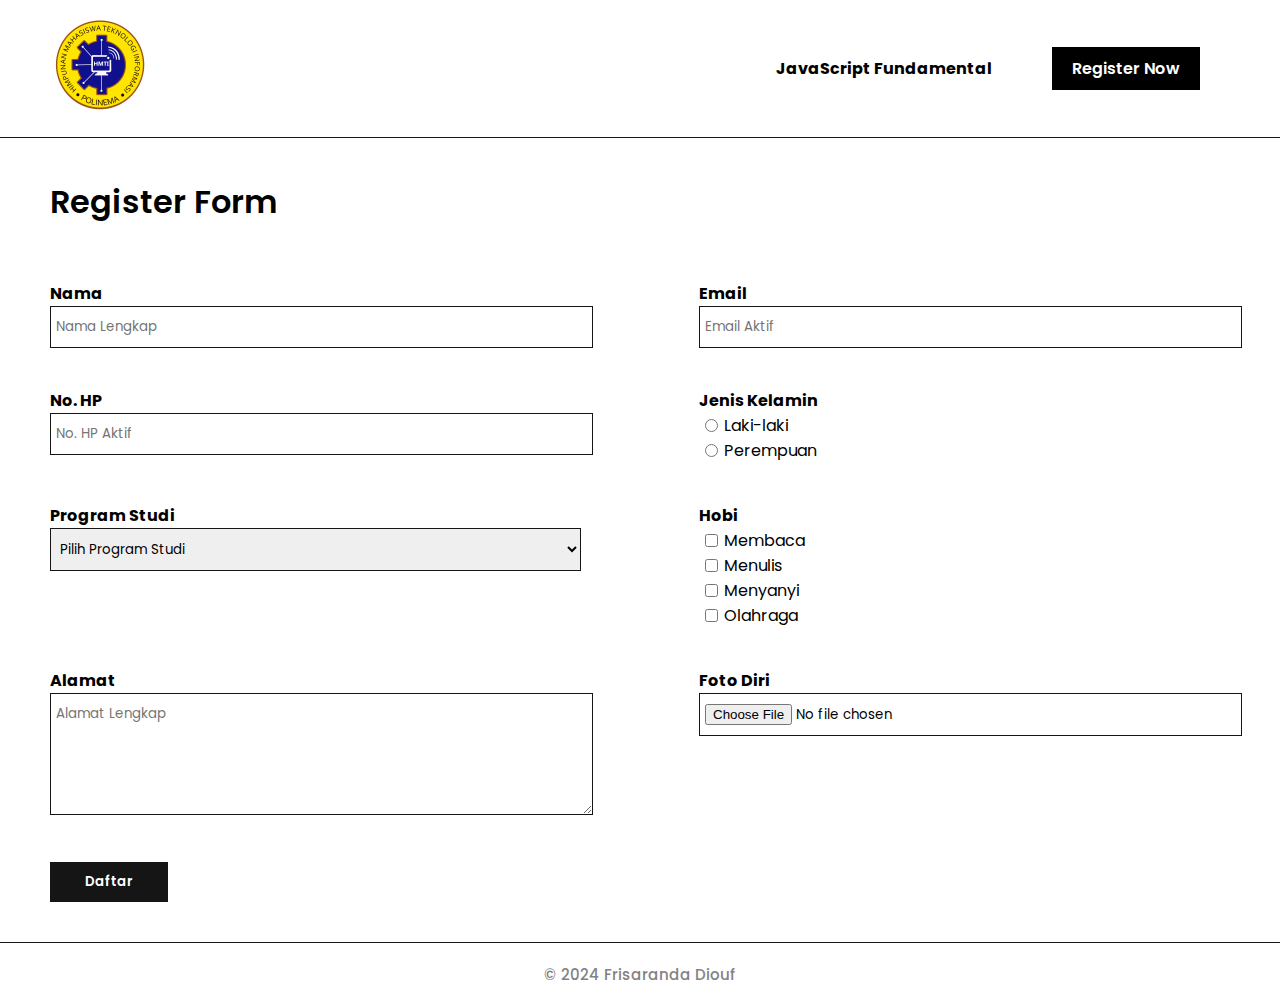
<file: form.html>
<!DOCTYPE html>
<html lang="en">

<head>
    <meta charset="UTF-8">
    <meta name="viewport" content="width=device-width, initial-scale=1.0">
    <meta http-equiv="X-UA-Compatible" content="ie=edge">
    <title>Register Form</title>

    <link rel="stylesheet" href="style.css" />
    <link rel="preconnect" href="https://fonts.googleapis.com" />
    <link rel="preconnect" href="https://fonts.gstatic.com" crossorigin />
    <link
      href="https://fonts.googleapis.com/css2?family=Poppins:ital,wght@0,100;0,200;0,300;0,400;0,500;0,600;0,700;0,800;0,900;1,100;1,200;1,300;1,400;1,500;1,600;1,700;1,800;1,900&display=swap"
      rel="stylesheet"
    />
</head>

<body>
    <nav>
        <a href="index.html"><img src="img/logo.png" alt="Logo HMTI"/></a>
        <ul>
            <li>
                <a href="jsdasar.html">JavaScript Fundamental</a>
            </li>
            <li>
                <a class="button" href="form.html">Register Now</a>
            </li>
        </ul>
    </nav>
    <br>
    <h1 class="title">Register Form</h1>
    <form method="POST" enctype="multipart/form-data">
        <br>
        <div class="parent-content">
            <div class="section-50">
                <label for="nama"><b>Nama</b></label><br>
                <input type="text" name="nama" id="nama" placeholder="Nama Lengkap" required>
            </div>
            <div class="section-50">
                <label for="email"><b>Email</b></label>
                <input type="email" name="email" id="email" placeholder="Email Aktif" required>
            </div>
        </div>

        <div class="parent-content">
            <div class="section-50">
                <label for="no_hp"><b>No. HP</b></label>
                <input type="tel" name="no_hp" id="no_hp" placeholder="No. HP Aktif" required>
            </div>
            <div class="section-50">
                <p><b>Jenis Kelamin</b></p>
                <div class="form-group">
                    <input type="radio" id="laki" name="jenis_kelamin" value="Laki-laki"><label for="laki">Laki-laki</label>
                </div>
                <div class="form-group">
                    <input type="radio" id="pr" name="jenis_kelamin" value="Perempuan"><label for="pr">Perempuan</label>
                </div>
            </div>
        </div>

        <div class="parent-content">
            <div class="section-50">
                <label for="prodi"><b>Program Studi</b></label>
                <select name="prodi" id="prodi" size="1">
                    <option value="null" disabled selected hidden>Pilih Program Studi</option>
                    <option value="Teknik Informatika">Teknik Informatika</option>
                    <option value="Teknik Komputer">Teknik Komputer</option>
                    <option value="Sistem Informasi">Sistem Informasi</option>
                    <option value="Rekayasa Perangkat Lunak">Rekayasa Perangkat Lunak</option>
                    <option value="Sistem Informasi Kelautan">Sistem Informasi Kelautan</option>
                </select>
            </div>
            <div class="section-50">
                <p><b>Hobi</b></p>
                <div class="form-group">
                    <input type="checkbox" id="membaca" name="hobi"><label for="membaca">Membaca</label>
                </div>
                <div class="form-group">
                    <input type="checkbox" id="menulis" name="hobi"><label for="menulis">Menulis</label>
                </div>
                <div class="form-group">
                    <input type="checkbox" id="menyanyi" name="hobi"><label for="menyanyi">Menyanyi</label>
                </div>
                <div class="form-group">
                    <input type="checkbox" id="olahraga" name="hobi"><label for="olahraga">Olahraga</label>
                </div>
            </div>
        </div>

        <div class="parent-content">
            <div class="section-50">
                <label for="alamat"><b>Alamat</b></label>
                <textarea name="alamat" id="alamat" cols="30" rows="5" placeholder="Alamat Lengkap"></textarea>
            </div>
            <div class="section-50">
                <label for="foto"><b>Foto Diri</b></label>
                <input type="file" name="foto" id="foto">
            </div>
        </div>
        <button type="submit" class="btn-primary">Daftar</button>
    </form>
    <br>
    <footer>
        <h1>&copy 2024 Frisaranda Diouf</h1>
    </footer>
</body>

</html>
</file>
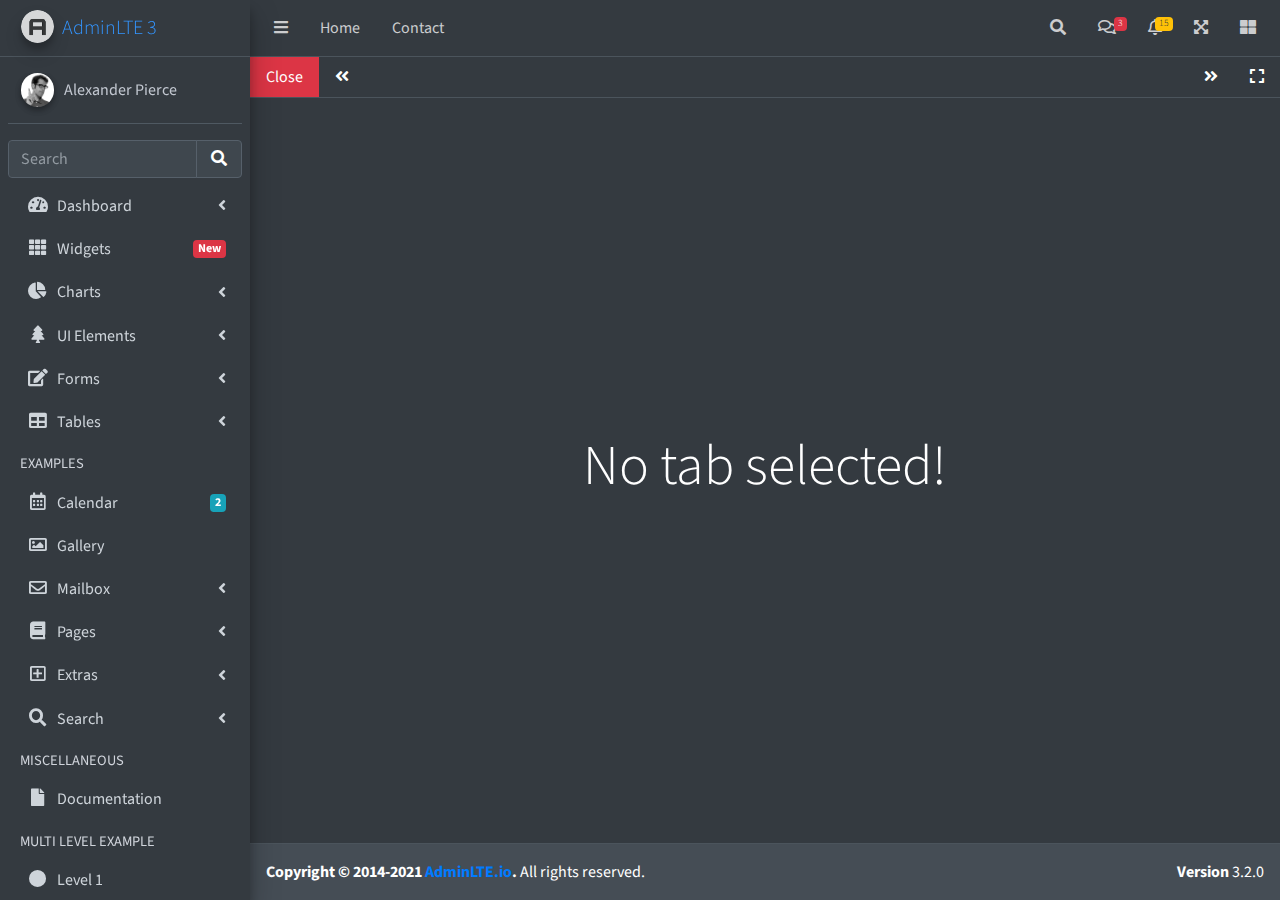
<file: assets/iframe-dark.html>
<!DOCTYPE html>
<html lang="en">
<head>
  <meta charset="utf-8">
  <meta name="viewport" content="width=device-width, initial-scale=1">
  <title>AdminLTE 3 | Tabbed IFrames</title>

  <!-- Google Font: Source Sans Pro -->
  <link rel="stylesheet" href="https://fonts.googleapis.com/css?family=Source+Sans+Pro:300,400,400i,700&display=fallback">
  <!-- Font Awesome -->
  <link rel="stylesheet" href="plugins/fontawesome-free/css/all.min.css">
  <!-- Theme style -->
  <link rel="stylesheet" href="dist/css/adminlte.min.css">
  <!-- overlayScrollbars -->
  <link rel="stylesheet" href="plugins/overlayScrollbars/css/OverlayScrollbars.min.css">
</head>
<body class="hold-transition sidebar-mini layout-fixed dark-mode" data-panel-auto-height-mode="height">
<div class="wrapper">

  <!-- Navbar -->
  <nav class="main-header navbar navbar-expand navbar-dark">
    <!-- Left navbar links -->
    <ul class="navbar-nav">
      <li class="nav-item">
        <a class="nav-link" data-widget="pushmenu" href="#" role="button"><i class="fas fa-bars"></i></a>
      </li>
      <li class="nav-item d-none d-sm-inline-block">
        <a href="index3.html" class="nav-link">Home</a>
      </li>
      <li class="nav-item d-none d-sm-inline-block">
        <a href="#" class="nav-link">Contact</a>
      </li>
    </ul>

    <!-- Right navbar links -->
    <ul class="navbar-nav ml-auto">
      <!-- Navbar Search -->
      <li class="nav-item">
        <a class="nav-link" data-widget="navbar-search" href="#" role="button">
          <i class="fas fa-search"></i>
        </a>
        <div class="navbar-search-block">
          <form class="form-inline">
            <div class="input-group input-group-sm">
              <input class="form-control form-control-navbar" type="search" placeholder="Search" aria-label="Search">
              <div class="input-group-append">
                <button class="btn btn-navbar" type="submit">
                  <i class="fas fa-search"></i>
                </button>
                <button class="btn btn-navbar" type="button" data-widget="navbar-search">
                  <i class="fas fa-times"></i>
                </button>
              </div>
            </div>
          </form>
        </div>
      </li>

      <!-- Messages Dropdown Menu -->
      <li class="nav-item dropdown">
        <a class="nav-link" data-toggle="dropdown" href="#">
          <i class="far fa-comments"></i>
          <span class="badge badge-danger navbar-badge">3</span>
        </a>
        <div class="dropdown-menu dropdown-menu-lg dropdown-menu-right">
          <a href="#" class="dropdown-item">
            <!-- Message Start -->
            <div class="media">
              <img src="dist/img/user1-128x128.jpg" alt="User Avatar" class="img-size-50 mr-3 img-circle">
              <div class="media-body">
                <h3 class="dropdown-item-title">
                  Brad Diesel
                  <span class="float-right text-sm text-danger"><i class="fas fa-star"></i></span>
                </h3>
                <p class="text-sm">Call me whenever you can...</p>
                <p class="text-sm text-muted"><i class="far fa-clock mr-1"></i> 4 Hours Ago</p>
              </div>
            </div>
            <!-- Message End -->
          </a>
          <div class="dropdown-divider"></div>
          <a href="#" class="dropdown-item">
            <!-- Message Start -->
            <div class="media">
              <img src="dist/img/user8-128x128.jpg" alt="User Avatar" class="img-size-50 img-circle mr-3">
              <div class="media-body">
                <h3 class="dropdown-item-title">
                  John Pierce
                  <span class="float-right text-sm text-muted"><i class="fas fa-star"></i></span>
                </h3>
                <p class="text-sm">I got your message bro</p>
                <p class="text-sm text-muted"><i class="far fa-clock mr-1"></i> 4 Hours Ago</p>
              </div>
            </div>
            <!-- Message End -->
          </a>
          <div class="dropdown-divider"></div>
          <a href="#" class="dropdown-item">
            <!-- Message Start -->
            <div class="media">
              <img src="dist/img/user3-128x128.jpg" alt="User Avatar" class="img-size-50 img-circle mr-3">
              <div class="media-body">
                <h3 class="dropdown-item-title">
                  Nora Silvester
                  <span class="float-right text-sm text-warning"><i class="fas fa-star"></i></span>
                </h3>
                <p class="text-sm">The subject goes here</p>
                <p class="text-sm text-muted"><i class="far fa-clock mr-1"></i> 4 Hours Ago</p>
              </div>
            </div>
            <!-- Message End -->
          </a>
          <div class="dropdown-divider"></div>
          <a href="#" class="dropdown-item dropdown-footer">See All Messages</a>
        </div>
      </li>
      <!-- Notifications Dropdown Menu -->
      <li class="nav-item dropdown">
        <a class="nav-link" data-toggle="dropdown" href="#">
          <i class="far fa-bell"></i>
          <span class="badge badge-warning navbar-badge">15</span>
        </a>
        <div class="dropdown-menu dropdown-menu-lg dropdown-menu-right">
          <span class="dropdown-item dropdown-header">15 Notifications</span>
          <div class="dropdown-divider"></div>
          <a href="#" class="dropdown-item">
            <i class="fas fa-envelope mr-2"></i> 4 new messages
            <span class="float-right text-muted text-sm">3 mins</span>
          </a>
          <div class="dropdown-divider"></div>
          <a href="#" class="dropdown-item">
            <i class="fas fa-users mr-2"></i> 8 friend requests
            <span class="float-right text-muted text-sm">12 hours</span>
          </a>
          <div class="dropdown-divider"></div>
          <a href="#" class="dropdown-item">
            <i class="fas fa-file mr-2"></i> 3 new reports
            <span class="float-right text-muted text-sm">2 days</span>
          </a>
          <div class="dropdown-divider"></div>
          <a href="#" class="dropdown-item dropdown-footer">See All Notifications</a>
        </div>
      </li>
      <li class="nav-item">
        <a class="nav-link" data-widget="fullscreen" href="#" role="button">
          <i class="fas fa-expand-arrows-alt"></i>
        </a>
      </li>
      <li class="nav-item">
        <a class="nav-link" data-widget="control-sidebar" data-slide="true" href="#" role="button">
          <i class="fas fa-th-large"></i>
        </a>
      </li>
    </ul>
  </nav>
  <!-- /.navbar -->

  <!-- Main Sidebar Container -->
  <aside class="main-sidebar sidebar-dark-primary elevation-4">
    <!-- Brand Logo -->
    <a href="index3.html" class="brand-link">
      <img src="dist/img/AdminLTELogo.png" alt="AdminLTE Logo" class="brand-image img-circle elevation-3" style="opacity: .8">
      <span class="brand-text font-weight-light">AdminLTE 3</span>
    </a>

    <!-- Sidebar -->
    <div class="sidebar">
      <!-- Sidebar user panel (optional) -->
      <div class="user-panel mt-3 pb-3 mb-3 d-flex">
        <div class="image">
          <img src="dist/img/user2-160x160.jpg" class="img-circle elevation-2" alt="User Image">
        </div>
        <div class="info">
          <a href="#" class="d-block">Alexander Pierce</a>
        </div>
      </div>

      <!-- SidebarSearch Form -->
      <div class="form-inline">
        <div class="input-group" data-widget="sidebar-search">
          <input class="form-control form-control-sidebar" type="search" placeholder="Search" aria-label="Search">
          <div class="input-group-append">
            <button class="btn btn-sidebar">
              <i class="fas fa-search fa-fw"></i>
            </button>
          </div>
        </div>
      </div>

      <!-- Sidebar Menu -->
      <nav class="mt-2">
        <ul class="nav nav-pills nav-sidebar flex-column" data-widget="treeview" role="menu" data-accordion="false">
          <!-- Add icons to the links using the .nav-icon class
               with font-awesome or any other icon font library -->
          <li class="nav-item">
            <a href="#" class="nav-link">
              <i class="nav-icon fas fa-tachometer-alt"></i>
              <p>
                Dashboard
                <i class="right fas fa-angle-left"></i>
              </p>
            </a>
            <ul class="nav nav-treeview">
              <li class="nav-item">
                <a href="./index.html" class="nav-link">
                  <i class="far fa-circle nav-icon"></i>
                  <p>Dashboard v1</p>
                </a>
              </li>
              <li class="nav-item">
                <a href="./index2.html" class="nav-link">
                  <i class="far fa-circle nav-icon"></i>
                  <p>Dashboard v2</p>
                </a>
              </li>
              <li class="nav-item">
                <a href="./index3.html" class="nav-link">
                  <i class="far fa-circle nav-icon"></i>
                  <p>Dashboard v3</p>
                </a>
              </li>
            </ul>
          </li>
          <li class="nav-item">
            <a href="pages/widgets.html" class="nav-link">
              <i class="nav-icon fas fa-th"></i>
              <p>
                Widgets
                <span class="right badge badge-danger">New</span>
              </p>
            </a>
          </li>
          <li class="nav-item">
            <a href="#" class="nav-link">
              <i class="nav-icon fas fa-chart-pie"></i>
              <p>
                Charts
                <i class="right fas fa-angle-left"></i>
              </p>
            </a>
            <ul class="nav nav-treeview">
              <li class="nav-item">
                <a href="pages/charts/chartjs.html" class="nav-link">
                  <i class="far fa-circle nav-icon"></i>
                  <p>ChartJS</p>
                </a>
              </li>
              <li class="nav-item">
                <a href="pages/charts/flot.html" class="nav-link">
                  <i class="far fa-circle nav-icon"></i>
                  <p>Flot</p>
                </a>
              </li>
              <li class="nav-item">
                <a href="pages/charts/inline.html" class="nav-link">
                  <i class="far fa-circle nav-icon"></i>
                  <p>Inline</p>
                </a>
              </li>
            </ul>
          </li>
          <li class="nav-item">
            <a href="#" class="nav-link">
              <i class="nav-icon fas fa-tree"></i>
              <p>
                UI Elements
                <i class="fas fa-angle-left right"></i>
              </p>
            </a>
            <ul class="nav nav-treeview">
              <li class="nav-item">
                <a href="pages/UI/general.html" class="nav-link">
                  <i class="far fa-circle nav-icon"></i>
                  <p>General</p>
                </a>
              </li>
              <li class="nav-item">
                <a href="pages/UI/icons.html" class="nav-link">
                  <i class="far fa-circle nav-icon"></i>
                  <p>Icons</p>
                </a>
              </li>
              <li class="nav-item">
                <a href="pages/UI/buttons.html" class="nav-link">
                  <i class="far fa-circle nav-icon"></i>
                  <p>Buttons</p>
                </a>
              </li>
              <li class="nav-item">
                <a href="pages/UI/sliders.html" class="nav-link">
                  <i class="far fa-circle nav-icon"></i>
                  <p>Sliders</p>
                </a>
              </li>
              <li class="nav-item">
                <a href="pages/UI/modals.html" class="nav-link">
                  <i class="far fa-circle nav-icon"></i>
                  <p>Modals & Alerts</p>
                </a>
              </li>
              <li class="nav-item">
                <a href="pages/UI/navbar.html" class="nav-link">
                  <i class="far fa-circle nav-icon"></i>
                  <p>Navbar & Tabs</p>
                </a>
              </li>
              <li class="nav-item">
                <a href="pages/UI/timeline.html" class="nav-link">
                  <i class="far fa-circle nav-icon"></i>
                  <p>Timeline</p>
                </a>
              </li>
              <li class="nav-item">
                <a href="pages/UI/ribbons.html" class="nav-link">
                  <i class="far fa-circle nav-icon"></i>
                  <p>Ribbons</p>
                </a>
              </li>
            </ul>
          </li>
          <li class="nav-item">
            <a href="#" class="nav-link">
              <i class="nav-icon fas fa-edit"></i>
              <p>
                Forms
                <i class="fas fa-angle-left right"></i>
              </p>
            </a>
            <ul class="nav nav-treeview">
              <li class="nav-item">
                <a href="pages/forms/general.html" class="nav-link">
                  <i class="far fa-circle nav-icon"></i>
                  <p>General Elements</p>
                </a>
              </li>
              <li class="nav-item">
                <a href="pages/forms/advanced.html" class="nav-link">
                  <i class="far fa-circle nav-icon"></i>
                  <p>Advanced Elements</p>
                </a>
              </li>
              <li class="nav-item">
                <a href="pages/forms/editors.html" class="nav-link">
                  <i class="far fa-circle nav-icon"></i>
                  <p>Editors</p>
                </a>
              </li>
              <li class="nav-item">
                <a href="pages/forms/validation.html" class="nav-link">
                  <i class="far fa-circle nav-icon"></i>
                  <p>Validation</p>
                </a>
              </li>
            </ul>
          </li>
          <li class="nav-item">
            <a href="#" class="nav-link">
              <i class="nav-icon fas fa-table"></i>
              <p>
                Tables
                <i class="fas fa-angle-left right"></i>
              </p>
            </a>
            <ul class="nav nav-treeview">
              <li class="nav-item">
                <a href="pages/tables/simple.html" class="nav-link">
                  <i class="far fa-circle nav-icon"></i>
                  <p>Simple Tables</p>
                </a>
              </li>
              <li class="nav-item">
                <a href="pages/tables/data.html" class="nav-link">
                  <i class="far fa-circle nav-icon"></i>
                  <p>DataTables</p>
                </a>
              </li>
              <li class="nav-item">
                <a href="pages/tables/jsgrid.html" class="nav-link">
                  <i class="far fa-circle nav-icon"></i>
                  <p>jsGrid</p>
                </a>
              </li>
            </ul>
          </li>
          <li class="nav-header">EXAMPLES</li>
          <li class="nav-item">
            <a href="pages/calendar.html" class="nav-link">
              <i class="nav-icon far fa-calendar-alt"></i>
              <p>
                Calendar
                <span class="badge badge-info right">2</span>
              </p>
            </a>
          </li>
          <li class="nav-item">
            <a href="pages/gallery.html" class="nav-link">
              <i class="nav-icon far fa-image"></i>
              <p>
                Gallery
              </p>
            </a>
          </li>
          <li class="nav-item">
            <a href="#" class="nav-link">
              <i class="nav-icon far fa-envelope"></i>
              <p>
                Mailbox
                <i class="fas fa-angle-left right"></i>
              </p>
            </a>
            <ul class="nav nav-treeview">
              <li class="nav-item">
                <a href="pages/mailbox/mailbox.html" class="nav-link">
                  <i class="far fa-circle nav-icon"></i>
                  <p>Inbox</p>
                </a>
              </li>
              <li class="nav-item">
                <a href="pages/mailbox/compose.html" class="nav-link">
                  <i class="far fa-circle nav-icon"></i>
                  <p>Compose</p>
                </a>
              </li>
              <li class="nav-item">
                <a href="pages/mailbox/read-mail.html" class="nav-link">
                  <i class="far fa-circle nav-icon"></i>
                  <p>Read</p>
                </a>
              </li>
            </ul>
          </li>
          <li class="nav-item">
            <a href="#" class="nav-link">
              <i class="nav-icon fas fa-book"></i>
              <p>
                Pages
                <i class="fas fa-angle-left right"></i>
              </p>
            </a>
            <ul class="nav nav-treeview">
              <li class="nav-item">
                <a href="pages/examples/invoice.html" class="nav-link">
                  <i class="far fa-circle nav-icon"></i>
                  <p>Invoice</p>
                </a>
              </li>
              <li class="nav-item">
                <a href="pages/examples/profile.html" class="nav-link">
                  <i class="far fa-circle nav-icon"></i>
                  <p>Profile</p>
                </a>
              </li>
              <li class="nav-item">
                <a href="pages/examples/e-commerce.html" class="nav-link">
                  <i class="far fa-circle nav-icon"></i>
                  <p>E-commerce</p>
                </a>
              </li>
              <li class="nav-item">
                <a href="pages/examples/projects.html" class="nav-link">
                  <i class="far fa-circle nav-icon"></i>
                  <p>Projects</p>
                </a>
              </li>
              <li class="nav-item">
                <a href="pages/examples/project-add.html" class="nav-link">
                  <i class="far fa-circle nav-icon"></i>
                  <p>Project Add</p>
                </a>
              </li>
              <li class="nav-item">
                <a href="pages/examples/project-edit.html" class="nav-link">
                  <i class="far fa-circle nav-icon"></i>
                  <p>Project Edit</p>
                </a>
              </li>
              <li class="nav-item">
                <a href="pages/examples/project-detail.html" class="nav-link">
                  <i class="far fa-circle nav-icon"></i>
                  <p>Project Detail</p>
                </a>
              </li>
              <li class="nav-item">
                <a href="pages/examples/contacts.html" class="nav-link">
                  <i class="far fa-circle nav-icon"></i>
                  <p>Contacts</p>
                </a>
              </li>
              <li class="nav-item">
                <a href="pages/examples/faq.html" class="nav-link">
                  <i class="far fa-circle nav-icon"></i>
                  <p>FAQ</p>
                </a>
              </li>
              <li class="nav-item">
                <a href="pages/examples/contact-us.html" class="nav-link">
                  <i class="far fa-circle nav-icon"></i>
                  <p>Contact us</p>
                </a>
              </li>
            </ul>
          </li>
          <li class="nav-item">
            <a href="#" class="nav-link">
              <i class="nav-icon far fa-plus-square"></i>
              <p>
                Extras
                <i class="fas fa-angle-left right"></i>
              </p>
            </a>
            <ul class="nav nav-treeview">
              <li class="nav-item">
                <a href="#" class="nav-link">
                  <i class="far fa-circle nav-icon"></i>
                  <p>
                    Login & Register v1
                    <i class="fas fa-angle-left right"></i>
                  </p>
                </a>
                <ul class="nav nav-treeview">
                  <li class="nav-item">
                    <a href="pages/examples/login.html" class="nav-link">
                      <i class="far fa-circle nav-icon"></i>
                      <p>Login v1</p>
                    </a>
                  </li>
                  <li class="nav-item">
                    <a href="pages/examples/register.html" class="nav-link">
                      <i class="far fa-circle nav-icon"></i>
                      <p>Register v1</p>
                    </a>
                  </li>
                  <li class="nav-item">
                    <a href="pages/examples/forgot-password.html" class="nav-link">
                      <i class="far fa-circle nav-icon"></i>
                      <p>Forgot Password v1</p>
                    </a>
                  </li>
                  <li class="nav-item">
                    <a href="pages/examples/recover-password.html" class="nav-link">
                      <i class="far fa-circle nav-icon"></i>
                      <p>Recover Password v1</p>
                    </a>
                  </li>
                </ul>
              </li>
              <li class="nav-item">
                <a href="#" class="nav-link">
                  <i class="far fa-circle nav-icon"></i>
                  <p>
                    Login & Register v2
                    <i class="fas fa-angle-left right"></i>
                  </p>
                </a>
                <ul class="nav nav-treeview">
                  <li class="nav-item">
                    <a href="pages/examples/login-v2.html" class="nav-link">
                      <i class="far fa-circle nav-icon"></i>
                      <p>Login v2</p>
                    </a>
                  </li>
                  <li class="nav-item">
                    <a href="pages/examples/register-v2.html" class="nav-link">
                      <i class="far fa-circle nav-icon"></i>
                      <p>Register v2</p>
                    </a>
                  </li>
                  <li class="nav-item">
                    <a href="pages/examples/forgot-password-v2.html" class="nav-link">
                      <i class="far fa-circle nav-icon"></i>
                      <p>Forgot Password v2</p>
                    </a>
                  </li>
                  <li class="nav-item">
                    <a href="pages/examples/recover-password-v2.html" class="nav-link">
                      <i class="far fa-circle nav-icon"></i>
                      <p>Recover Password v2</p>
                    </a>
                  </li>
                </ul>
              </li>
              <li class="nav-item">
                <a href="pages/examples/lockscreen.html" class="nav-link">
                  <i class="far fa-circle nav-icon"></i>
                  <p>Lockscreen</p>
                </a>
              </li>
              <li class="nav-item">
                <a href="pages/examples/legacy-user-menu.html" class="nav-link">
                  <i class="far fa-circle nav-icon"></i>
                  <p>Legacy User Menu</p>
                </a>
              </li>
              <li class="nav-item">
                <a href="pages/examples/language-menu.html" class="nav-link">
                  <i class="far fa-circle nav-icon"></i>
                  <p>Language Menu</p>
                </a>
              </li>
              <li class="nav-item">
                <a href="pages/examples/404.html" class="nav-link">
                  <i class="far fa-circle nav-icon"></i>
                  <p>Error 404</p>
                </a>
              </li>
              <li class="nav-item">
                <a href="pages/examples/500.html" class="nav-link">
                  <i class="far fa-circle nav-icon"></i>
                  <p>Error 500</p>
                </a>
              </li>
              <li class="nav-item">
                <a href="pages/examples/pace.html" class="nav-link">
                  <i class="far fa-circle nav-icon"></i>
                  <p>Pace</p>
                </a>
              </li>
              <li class="nav-item">
                <a href="pages/examples/blank.html" class="nav-link">
                  <i class="far fa-circle nav-icon"></i>
                  <p>Blank Page</p>
                </a>
              </li>
              <li class="nav-item">
                <a href="starter.html" class="nav-link">
                  <i class="far fa-circle nav-icon"></i>
                  <p>Starter Page</p>
                </a>
              </li>
            </ul>
          </li>
          <li class="nav-item">
            <a href="#" class="nav-link">
              <i class="nav-icon fas fa-search"></i>
              <p>
                Search
                <i class="fas fa-angle-left right"></i>
              </p>
            </a>
            <ul class="nav nav-treeview">
              <li class="nav-item">
                <a href="pages/search/simple.html" class="nav-link">
                  <i class="far fa-circle nav-icon"></i>
                  <p>Simple Search</p>
                </a>
              </li>
              <li class="nav-item">
                <a href="pages/search/enhanced.html" class="nav-link">
                  <i class="far fa-circle nav-icon"></i>
                  <p>Enhanced</p>
                </a>
              </li>
            </ul>
          </li>
          <li class="nav-header">MISCELLANEOUS</li>
          <li class="nav-item">
            <a href="https://adminlte.io/docs/3.1/" class="nav-link">
              <i class="nav-icon fas fa-file"></i>
              <p>Documentation</p>
            </a>
          </li>
          <li class="nav-header">MULTI LEVEL EXAMPLE</li>
          <li class="nav-item">
            <a href="#" class="nav-link">
              <i class="fas fa-circle nav-icon"></i>
              <p>Level 1</p>
            </a>
          </li>
          <li class="nav-item">
            <a href="#" class="nav-link">
              <i class="nav-icon fas fa-circle"></i>
              <p>
                Level 1
                <i class="right fas fa-angle-left"></i>
              </p>
            </a>
            <ul class="nav nav-treeview">
              <li class="nav-item">
                <a href="#" class="nav-link">
                  <i class="far fa-circle nav-icon"></i>
                  <p>Level 2</p>
                </a>
              </li>
              <li class="nav-item">
                <a href="#" class="nav-link">
                  <i class="far fa-circle nav-icon"></i>
                  <p>
                    Level 2
                    <i class="right fas fa-angle-left"></i>
                  </p>
                </a>
                <ul class="nav nav-treeview">
                  <li class="nav-item">
                    <a href="#" class="nav-link">
                      <i class="far fa-dot-circle nav-icon"></i>
                      <p>Level 3</p>
                    </a>
                  </li>
                  <li class="nav-item">
                    <a href="#" class="nav-link">
                      <i class="far fa-dot-circle nav-icon"></i>
                      <p>Level 3</p>
                    </a>
                  </li>
                  <li class="nav-item">
                    <a href="#" class="nav-link">
                      <i class="far fa-dot-circle nav-icon"></i>
                      <p>Level 3</p>
                    </a>
                  </li>
                </ul>
              </li>
              <li class="nav-item">
                <a href="#" class="nav-link">
                  <i class="far fa-circle nav-icon"></i>
                  <p>Level 2</p>
                </a>
              </li>
            </ul>
          </li>
          <li class="nav-item">
            <a href="#" class="nav-link">
              <i class="fas fa-circle nav-icon"></i>
              <p>Level 1</p>
            </a>
          </li>
          <li class="nav-header">LABELS</li>
          <li class="nav-item">
            <a href="#" class="nav-link">
              <i class="nav-icon far fa-circle text-danger"></i>
              <p class="text">Important</p>
            </a>
          </li>
          <li class="nav-item">
            <a href="#" class="nav-link">
              <i class="nav-icon far fa-circle text-warning"></i>
              <p>Warning</p>
            </a>
          </li>
          <li class="nav-item">
            <a href="#" class="nav-link">
              <i class="nav-icon far fa-circle text-info"></i>
              <p>Informational</p>
            </a>
          </li>
        </ul>
      </nav>
      <!-- /.sidebar-menu -->
    </div>
    <!-- /.sidebar -->
  </aside>

  <!-- Content Wrapper. Contains page content -->
  <div class="content-wrapper iframe-mode bg-dark" data-widget="iframe" data-auto-dark-mode="true" data-loading-screen="750">
    <div class="nav navbar navbar-expand-lg navbar-dark border-bottom border-dark p-0">
      <a class="nav-link bg-danger" href="#" data-widget="iframe-close">Close</a>
      <a class="nav-link bg-dark" href="#" data-widget="iframe-scrollleft"><i class="fas fa-angle-double-left"></i></a>
      <ul class="navbar-nav" role="tablist">
      </ul>
      <a class="nav-link bg-dark" href="#" data-widget="iframe-scrollright"><i class="fas fa-angle-double-right"></i></a>
      <a class="nav-link bg-dark" href="#" data-widget="iframe-fullscreen"><i class="fas fa-expand"></i></a>
    </div>
    <div class="tab-content">
      <div class="tab-empty">
        <h2 class="display-4">No tab selected!</h2>
      </div>
      <div class="tab-loading">
        <div>
          <h2 class="display-4">Tab is loading <i class="fa fa-sync fa-spin"></i></h2>
        </div>
      </div>
    </div>
  </div>
    <!-- /.content-wrapper -->
  <footer class="main-footer dark-mode">
    <strong>Copyright &copy; 2014-2021 <a href="https://adminlte.io">AdminLTE.io</a>.</strong>
    All rights reserved.
    <div class="float-right d-none d-sm-inline-block">
      <b>Version</b> 3.2.0
    </div>
  </footer>

  <!-- Control Sidebar -->
  <aside class="control-sidebar control-sidebar-dark">
    <!-- Control sidebar content goes here -->
  </aside>
  <!-- /.control-sidebar -->
</div>
<!-- ./wrapper -->

<!-- jQuery -->
<script src="plugins/jquery/jquery.min.js"></script>
<!-- jQuery UI 1.11.4 -->
<script src="plugins/jquery-ui/jquery-ui.min.js"></script>
<!-- Resolve conflict in jQuery UI tooltip with Bootstrap tooltip -->
<script>
  $.widget.bridge('uibutton', $.ui.button)
</script>
<!-- Bootstrap 4 -->
<script src="plugins/bootstrap/js/bootstrap.bundle.min.js"></script>
<!-- overlayScrollbars -->
<script src="plugins/overlayScrollbars/js/jquery.overlayScrollbars.min.js"></script>
<!-- AdminLTE App -->
<script src="dist/js/adminlte.js"></script>
<!-- AdminLTE for demo purposes -->
<script src="dist/js/demo.js"></script>
</body>
</html>
</file>
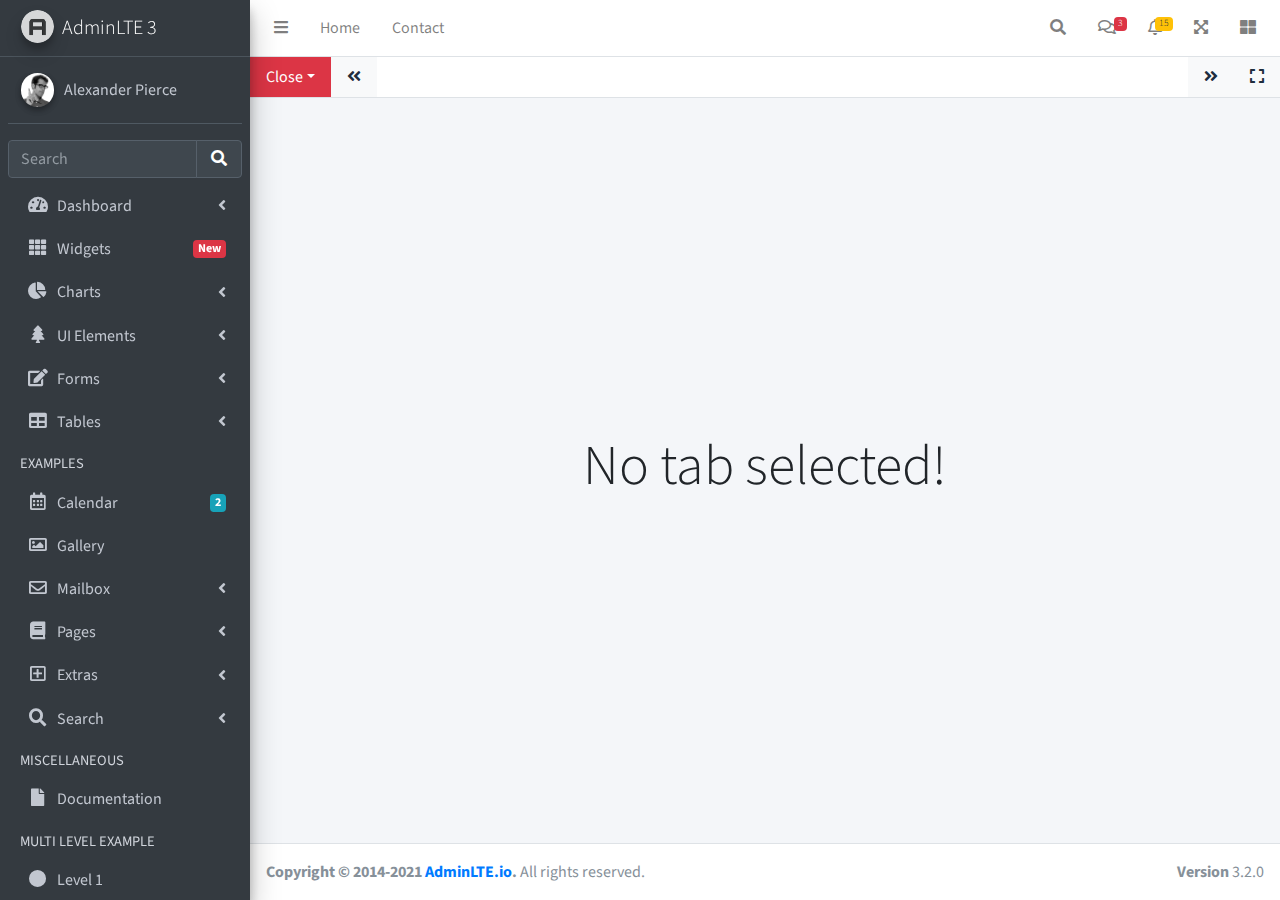
<file: assets/iframe.html>
<!DOCTYPE html>
<html lang="en">
<head>
  <meta charset="utf-8">
  <meta name="viewport" content="width=device-width, initial-scale=1">
  <title>AdminLTE 3 | Tabbed IFrames</title>

  <!-- Google Font: Source Sans Pro -->
  <link rel="stylesheet" href="https://fonts.googleapis.com/css?family=Source+Sans+Pro:300,400,400i,700&display=fallback">
  <!-- Font Awesome -->
  <link rel="stylesheet" href="plugins/fontawesome-free/css/all.min.css">
  <!-- Theme style -->
  <link rel="stylesheet" href="dist/css/adminlte.min.css">
  <!-- overlayScrollbars -->
  <link rel="stylesheet" href="plugins/overlayScrollbars/css/OverlayScrollbars.min.css">
</head>
<body class="hold-transition sidebar-mini layout-fixed" data-panel-auto-height-mode="height">
<div class="wrapper">

  <!-- Navbar -->
  <nav class="main-header navbar navbar-expand navbar-white navbar-light">
    <!-- Left navbar links -->
    <ul class="navbar-nav">
      <li class="nav-item">
        <a class="nav-link" data-widget="pushmenu" href="#" role="button"><i class="fas fa-bars"></i></a>
      </li>
      <li class="nav-item d-none d-sm-inline-block">
        <a href="index3.html" class="nav-link">Home</a>
      </li>
      <li class="nav-item d-none d-sm-inline-block">
        <a href="#" class="nav-link">Contact</a>
      </li>
    </ul>

    <!-- Right navbar links -->
    <ul class="navbar-nav ml-auto">
      <!-- Navbar Search -->
      <li class="nav-item">
        <a class="nav-link" data-widget="navbar-search" href="#" role="button">
          <i class="fas fa-search"></i>
        </a>
        <div class="navbar-search-block">
          <form class="form-inline">
            <div class="input-group input-group-sm">
              <input class="form-control form-control-navbar" type="search" placeholder="Search" aria-label="Search">
              <div class="input-group-append">
                <button class="btn btn-navbar" type="submit">
                  <i class="fas fa-search"></i>
                </button>
                <button class="btn btn-navbar" type="button" data-widget="navbar-search">
                  <i class="fas fa-times"></i>
                </button>
              </div>
            </div>
          </form>
        </div>
      </li>

      <!-- Messages Dropdown Menu -->
      <li class="nav-item dropdown">
        <a class="nav-link" data-toggle="dropdown" href="#">
          <i class="far fa-comments"></i>
          <span class="badge badge-danger navbar-badge">3</span>
        </a>
        <div class="dropdown-menu dropdown-menu-lg dropdown-menu-right">
          <a href="#" class="dropdown-item">
            <!-- Message Start -->
            <div class="media">
              <img src="dist/img/user1-128x128.jpg" alt="User Avatar" class="img-size-50 mr-3 img-circle">
              <div class="media-body">
                <h3 class="dropdown-item-title">
                  Brad Diesel
                  <span class="float-right text-sm text-danger"><i class="fas fa-star"></i></span>
                </h3>
                <p class="text-sm">Call me whenever you can...</p>
                <p class="text-sm text-muted"><i class="far fa-clock mr-1"></i> 4 Hours Ago</p>
              </div>
            </div>
            <!-- Message End -->
          </a>
          <div class="dropdown-divider"></div>
          <a href="#" class="dropdown-item">
            <!-- Message Start -->
            <div class="media">
              <img src="dist/img/user8-128x128.jpg" alt="User Avatar" class="img-size-50 img-circle mr-3">
              <div class="media-body">
                <h3 class="dropdown-item-title">
                  John Pierce
                  <span class="float-right text-sm text-muted"><i class="fas fa-star"></i></span>
                </h3>
                <p class="text-sm">I got your message bro</p>
                <p class="text-sm text-muted"><i class="far fa-clock mr-1"></i> 4 Hours Ago</p>
              </div>
            </div>
            <!-- Message End -->
          </a>
          <div class="dropdown-divider"></div>
          <a href="#" class="dropdown-item">
            <!-- Message Start -->
            <div class="media">
              <img src="dist/img/user3-128x128.jpg" alt="User Avatar" class="img-size-50 img-circle mr-3">
              <div class="media-body">
                <h3 class="dropdown-item-title">
                  Nora Silvester
                  <span class="float-right text-sm text-warning"><i class="fas fa-star"></i></span>
                </h3>
                <p class="text-sm">The subject goes here</p>
                <p class="text-sm text-muted"><i class="far fa-clock mr-1"></i> 4 Hours Ago</p>
              </div>
            </div>
            <!-- Message End -->
          </a>
          <div class="dropdown-divider"></div>
          <a href="#" class="dropdown-item dropdown-footer">See All Messages</a>
        </div>
      </li>
      <!-- Notifications Dropdown Menu -->
      <li class="nav-item dropdown">
        <a class="nav-link" data-toggle="dropdown" href="#">
          <i class="far fa-bell"></i>
          <span class="badge badge-warning navbar-badge">15</span>
        </a>
        <div class="dropdown-menu dropdown-menu-lg dropdown-menu-right">
          <span class="dropdown-item dropdown-header">15 Notifications</span>
          <div class="dropdown-divider"></div>
          <a href="#" class="dropdown-item">
            <i class="fas fa-envelope mr-2"></i> 4 new messages
            <span class="float-right text-muted text-sm">3 mins</span>
          </a>
          <div class="dropdown-divider"></div>
          <a href="#" class="dropdown-item">
            <i class="fas fa-users mr-2"></i> 8 friend requests
            <span class="float-right text-muted text-sm">12 hours</span>
          </a>
          <div class="dropdown-divider"></div>
          <a href="#" class="dropdown-item">
            <i class="fas fa-file mr-2"></i> 3 new reports
            <span class="float-right text-muted text-sm">2 days</span>
          </a>
          <div class="dropdown-divider"></div>
          <a href="#" class="dropdown-item dropdown-footer">See All Notifications</a>
        </div>
      </li>
      <li class="nav-item">
        <a class="nav-link" data-widget="fullscreen" href="#" role="button">
          <i class="fas fa-expand-arrows-alt"></i>
        </a>
      </li>
      <li class="nav-item">
        <a class="nav-link" data-widget="control-sidebar" data-slide="true" href="#" role="button">
          <i class="fas fa-th-large"></i>
        </a>
      </li>
    </ul>
  </nav>
  <!-- /.navbar -->

  <!-- Main Sidebar Container -->
  <aside class="main-sidebar sidebar-dark-primary elevation-4">
    <!-- Brand Logo -->
    <a href="index3.html" class="brand-link">
      <img src="dist/img/AdminLTELogo.png" alt="AdminLTE Logo" class="brand-image img-circle elevation-3" style="opacity: .8">
      <span class="brand-text font-weight-light">AdminLTE 3</span>
    </a>

    <!-- Sidebar -->
    <div class="sidebar">
      <!-- Sidebar user panel (optional) -->
      <div class="user-panel mt-3 pb-3 mb-3 d-flex">
        <div class="image">
          <img src="dist/img/user2-160x160.jpg" class="img-circle elevation-2" alt="User Image">
        </div>
        <div class="info">
          <a href="#" class="d-block">Alexander Pierce</a>
        </div>
      </div>

      <!-- SidebarSearch Form -->
      <div class="form-inline">
        <div class="input-group" data-widget="sidebar-search">
          <input class="form-control form-control-sidebar" type="search" placeholder="Search" aria-label="Search">
          <div class="input-group-append">
            <button class="btn btn-sidebar">
              <i class="fas fa-search fa-fw"></i>
            </button>
          </div>
        </div>
      </div>

      <!-- Sidebar Menu -->
      <nav class="mt-2">
        <ul class="nav nav-pills nav-sidebar flex-column" data-widget="treeview" role="menu" data-accordion="false">
          <!-- Add icons to the links using the .nav-icon class
               with font-awesome or any other icon font library -->
          <li class="nav-item">
            <a href="#" class="nav-link">
              <i class="nav-icon fas fa-tachometer-alt"></i>
              <p>
                Dashboard
                <i class="right fas fa-angle-left"></i>
              </p>
            </a>
            <ul class="nav nav-treeview">
              <li class="nav-item">
                <a href="./index.html" class="nav-link">
                  <i class="far fa-circle nav-icon"></i>
                  <p>Dashboard v1</p>
                </a>
              </li>
              <li class="nav-item">
                <a href="./index2.html" class="nav-link">
                  <i class="far fa-circle nav-icon"></i>
                  <p>Dashboard v2</p>
                </a>
              </li>
              <li class="nav-item">
                <a href="./index3.html" class="nav-link">
                  <i class="far fa-circle nav-icon"></i>
                  <p>Dashboard v3</p>
                </a>
              </li>
            </ul>
          </li>
          <li class="nav-item">
            <a href="pages/widgets.html" class="nav-link">
              <i class="nav-icon fas fa-th"></i>
              <p>
                Widgets
                <span class="right badge badge-danger">New</span>
              </p>
            </a>
          </li>
          <li class="nav-item">
            <a href="#" class="nav-link">
              <i class="nav-icon fas fa-chart-pie"></i>
              <p>
                Charts
                <i class="right fas fa-angle-left"></i>
              </p>
            </a>
            <ul class="nav nav-treeview">
              <li class="nav-item">
                <a href="pages/charts/chartjs.html" class="nav-link">
                  <i class="far fa-circle nav-icon"></i>
                  <p>ChartJS</p>
                </a>
              </li>
              <li class="nav-item">
                <a href="pages/charts/flot.html" class="nav-link">
                  <i class="far fa-circle nav-icon"></i>
                  <p>Flot</p>
                </a>
              </li>
              <li class="nav-item">
                <a href="pages/charts/inline.html" class="nav-link">
                  <i class="far fa-circle nav-icon"></i>
                  <p>Inline</p>
                </a>
              </li>
            </ul>
          </li>
          <li class="nav-item">
            <a href="#" class="nav-link">
              <i class="nav-icon fas fa-tree"></i>
              <p>
                UI Elements
                <i class="fas fa-angle-left right"></i>
              </p>
            </a>
            <ul class="nav nav-treeview">
              <li class="nav-item">
                <a href="pages/UI/general.html" class="nav-link">
                  <i class="far fa-circle nav-icon"></i>
                  <p>General</p>
                </a>
              </li>
              <li class="nav-item">
                <a href="pages/UI/icons.html" class="nav-link">
                  <i class="far fa-circle nav-icon"></i>
                  <p>Icons</p>
                </a>
              </li>
              <li class="nav-item">
                <a href="pages/UI/buttons.html" class="nav-link">
                  <i class="far fa-circle nav-icon"></i>
                  <p>Buttons</p>
                </a>
              </li>
              <li class="nav-item">
                <a href="pages/UI/sliders.html" class="nav-link">
                  <i class="far fa-circle nav-icon"></i>
                  <p>Sliders</p>
                </a>
              </li>
              <li class="nav-item">
                <a href="pages/UI/modals.html" class="nav-link">
                  <i class="far fa-circle nav-icon"></i>
                  <p>Modals & Alerts</p>
                </a>
              </li>
              <li class="nav-item">
                <a href="pages/UI/navbar.html" class="nav-link">
                  <i class="far fa-circle nav-icon"></i>
                  <p>Navbar & Tabs</p>
                </a>
              </li>
              <li class="nav-item">
                <a href="pages/UI/timeline.html" class="nav-link">
                  <i class="far fa-circle nav-icon"></i>
                  <p>Timeline</p>
                </a>
              </li>
              <li class="nav-item">
                <a href="pages/UI/ribbons.html" class="nav-link">
                  <i class="far fa-circle nav-icon"></i>
                  <p>Ribbons</p>
                </a>
              </li>
            </ul>
          </li>
          <li class="nav-item">
            <a href="#" class="nav-link">
              <i class="nav-icon fas fa-edit"></i>
              <p>
                Forms
                <i class="fas fa-angle-left right"></i>
              </p>
            </a>
            <ul class="nav nav-treeview">
              <li class="nav-item">
                <a href="pages/forms/general.html" class="nav-link">
                  <i class="far fa-circle nav-icon"></i>
                  <p>General Elements</p>
                </a>
              </li>
              <li class="nav-item">
                <a href="pages/forms/advanced.html" class="nav-link">
                  <i class="far fa-circle nav-icon"></i>
                  <p>Advanced Elements</p>
                </a>
              </li>
              <li class="nav-item">
                <a href="pages/forms/editors.html" class="nav-link">
                  <i class="far fa-circle nav-icon"></i>
                  <p>Editors</p>
                </a>
              </li>
              <li class="nav-item">
                <a href="pages/forms/validation.html" class="nav-link">
                  <i class="far fa-circle nav-icon"></i>
                  <p>Validation</p>
                </a>
              </li>
            </ul>
          </li>
          <li class="nav-item">
            <a href="#" class="nav-link">
              <i class="nav-icon fas fa-table"></i>
              <p>
                Tables
                <i class="fas fa-angle-left right"></i>
              </p>
            </a>
            <ul class="nav nav-treeview">
              <li class="nav-item">
                <a href="pages/tables/simple.html" class="nav-link">
                  <i class="far fa-circle nav-icon"></i>
                  <p>Simple Tables</p>
                </a>
              </li>
              <li class="nav-item">
                <a href="pages/tables/data.html" class="nav-link">
                  <i class="far fa-circle nav-icon"></i>
                  <p>DataTables</p>
                </a>
              </li>
              <li class="nav-item">
                <a href="pages/tables/jsgrid.html" class="nav-link">
                  <i class="far fa-circle nav-icon"></i>
                  <p>jsGrid</p>
                </a>
              </li>
            </ul>
          </li>
          <li class="nav-header">EXAMPLES</li>
          <li class="nav-item">
            <a href="pages/calendar.html" class="nav-link">
              <i class="nav-icon far fa-calendar-alt"></i>
              <p>
                Calendar
                <span class="badge badge-info right">2</span>
              </p>
            </a>
          </li>
          <li class="nav-item">
            <a href="pages/gallery.html" class="nav-link">
              <i class="nav-icon far fa-image"></i>
              <p>
                Gallery
              </p>
            </a>
          </li>
          <li class="nav-item">
            <a href="#" class="nav-link">
              <i class="nav-icon far fa-envelope"></i>
              <p>
                Mailbox
                <i class="fas fa-angle-left right"></i>
              </p>
            </a>
            <ul class="nav nav-treeview">
              <li class="nav-item">
                <a href="pages/mailbox/mailbox.html" class="nav-link">
                  <i class="far fa-circle nav-icon"></i>
                  <p>Inbox</p>
                </a>
              </li>
              <li class="nav-item">
                <a href="pages/mailbox/compose.html" class="nav-link">
                  <i class="far fa-circle nav-icon"></i>
                  <p>Compose</p>
                </a>
              </li>
              <li class="nav-item">
                <a href="pages/mailbox/read-mail.html" class="nav-link">
                  <i class="far fa-circle nav-icon"></i>
                  <p>Read</p>
                </a>
              </li>
            </ul>
          </li>
          <li class="nav-item">
            <a href="#" class="nav-link">
              <i class="nav-icon fas fa-book"></i>
              <p>
                Pages
                <i class="fas fa-angle-left right"></i>
              </p>
            </a>
            <ul class="nav nav-treeview">
              <li class="nav-item">
                <a href="pages/examples/invoice.html" class="nav-link">
                  <i class="far fa-circle nav-icon"></i>
                  <p>Invoice</p>
                </a>
              </li>
              <li class="nav-item">
                <a href="pages/examples/profile.html" class="nav-link">
                  <i class="far fa-circle nav-icon"></i>
                  <p>Profile</p>
                </a>
              </li>
              <li class="nav-item">
                <a href="pages/examples/e-commerce.html" class="nav-link">
                  <i class="far fa-circle nav-icon"></i>
                  <p>E-commerce</p>
                </a>
              </li>
              <li class="nav-item">
                <a href="pages/examples/projects.html" class="nav-link">
                  <i class="far fa-circle nav-icon"></i>
                  <p>Projects</p>
                </a>
              </li>
              <li class="nav-item">
                <a href="pages/examples/project-add.html" class="nav-link">
                  <i class="far fa-circle nav-icon"></i>
                  <p>Project Add</p>
                </a>
              </li>
              <li class="nav-item">
                <a href="pages/examples/project-edit.html" class="nav-link">
                  <i class="far fa-circle nav-icon"></i>
                  <p>Project Edit</p>
                </a>
              </li>
              <li class="nav-item">
                <a href="pages/examples/project-detail.html" class="nav-link">
                  <i class="far fa-circle nav-icon"></i>
                  <p>Project Detail</p>
                </a>
              </li>
              <li class="nav-item">
                <a href="pages/examples/contacts.html" class="nav-link">
                  <i class="far fa-circle nav-icon"></i>
                  <p>Contacts</p>
                </a>
              </li>
              <li class="nav-item">
                <a href="pages/examples/faq.html" class="nav-link">
                  <i class="far fa-circle nav-icon"></i>
                  <p>FAQ</p>
                </a>
              </li>
              <li class="nav-item">
                <a href="pages/examples/contact-us.html" class="nav-link">
                  <i class="far fa-circle nav-icon"></i>
                  <p>Contact us</p>
                </a>
              </li>
            </ul>
          </li>
          <li class="nav-item">
            <a href="#" class="nav-link">
              <i class="nav-icon far fa-plus-square"></i>
              <p>
                Extras
                <i class="fas fa-angle-left right"></i>
              </p>
            </a>
            <ul class="nav nav-treeview">
              <li class="nav-item">
                <a href="#" class="nav-link">
                  <i class="far fa-circle nav-icon"></i>
                  <p>
                    Login & Register v1
                    <i class="fas fa-angle-left right"></i>
                  </p>
                </a>
                <ul class="nav nav-treeview">
                  <li class="nav-item">
                    <a href="pages/examples/login.html" class="nav-link">
                      <i class="far fa-circle nav-icon"></i>
                      <p>Login v1</p>
                    </a>
                  </li>
                  <li class="nav-item">
                    <a href="pages/examples/register.html" class="nav-link">
                      <i class="far fa-circle nav-icon"></i>
                      <p>Register v1</p>
                    </a>
                  </li>
                  <li class="nav-item">
                    <a href="pages/examples/forgot-password.html" class="nav-link">
                      <i class="far fa-circle nav-icon"></i>
                      <p>Forgot Password v1</p>
                    </a>
                  </li>
                  <li class="nav-item">
                    <a href="pages/examples/recover-password.html" class="nav-link">
                      <i class="far fa-circle nav-icon"></i>
                      <p>Recover Password v1</p>
                    </a>
                  </li>
                </ul>
              </li>
              <li class="nav-item">
                <a href="#" class="nav-link">
                  <i class="far fa-circle nav-icon"></i>
                  <p>
                    Login & Register v2
                    <i class="fas fa-angle-left right"></i>
                  </p>
                </a>
                <ul class="nav nav-treeview">
                  <li class="nav-item">
                    <a href="pages/examples/login-v2.html" class="nav-link">
                      <i class="far fa-circle nav-icon"></i>
                      <p>Login v2</p>
                    </a>
                  </li>
                  <li class="nav-item">
                    <a href="pages/examples/register-v2.html" class="nav-link">
                      <i class="far fa-circle nav-icon"></i>
                      <p>Register v2</p>
                    </a>
                  </li>
                  <li class="nav-item">
                    <a href="pages/examples/forgot-password-v2.html" class="nav-link">
                      <i class="far fa-circle nav-icon"></i>
                      <p>Forgot Password v2</p>
                    </a>
                  </li>
                  <li class="nav-item">
                    <a href="pages/examples/recover-password-v2.html" class="nav-link">
                      <i class="far fa-circle nav-icon"></i>
                      <p>Recover Password v2</p>
                    </a>
                  </li>
                </ul>
              </li>
              <li class="nav-item">
                <a href="pages/examples/lockscreen.html" class="nav-link">
                  <i class="far fa-circle nav-icon"></i>
                  <p>Lockscreen</p>
                </a>
              </li>
              <li class="nav-item">
                <a href="pages/examples/legacy-user-menu.html" class="nav-link">
                  <i class="far fa-circle nav-icon"></i>
                  <p>Legacy User Menu</p>
                </a>
              </li>
              <li class="nav-item">
                <a href="pages/examples/language-menu.html" class="nav-link">
                  <i class="far fa-circle nav-icon"></i>
                  <p>Language Menu</p>
                </a>
              </li>
              <li class="nav-item">
                <a href="pages/examples/404.html" class="nav-link">
                  <i class="far fa-circle nav-icon"></i>
                  <p>Error 404</p>
                </a>
              </li>
              <li class="nav-item">
                <a href="pages/examples/500.html" class="nav-link">
                  <i class="far fa-circle nav-icon"></i>
                  <p>Error 500</p>
                </a>
              </li>
              <li class="nav-item">
                <a href="pages/examples/pace.html" class="nav-link">
                  <i class="far fa-circle nav-icon"></i>
                  <p>Pace</p>
                </a>
              </li>
              <li class="nav-item">
                <a href="pages/examples/blank.html" class="nav-link">
                  <i class="far fa-circle nav-icon"></i>
                  <p>Blank Page</p>
                </a>
              </li>
              <li class="nav-item">
                <a href="starter.html" class="nav-link">
                  <i class="far fa-circle nav-icon"></i>
                  <p>Starter Page</p>
                </a>
              </li>
            </ul>
          </li>
          <li class="nav-item">
            <a href="#" class="nav-link">
              <i class="nav-icon fas fa-search"></i>
              <p>
                Search
                <i class="fas fa-angle-left right"></i>
              </p>
            </a>
            <ul class="nav nav-treeview">
              <li class="nav-item">
                <a href="pages/search/simple.html" class="nav-link">
                  <i class="far fa-circle nav-icon"></i>
                  <p>Simple Search</p>
                </a>
              </li>
              <li class="nav-item">
                <a href="pages/search/enhanced.html" class="nav-link">
                  <i class="far fa-circle nav-icon"></i>
                  <p>Enhanced</p>
                </a>
              </li>
            </ul>
          </li>
          <li class="nav-header">MISCELLANEOUS</li>
          <li class="nav-item">
            <a href="https://adminlte.io/docs/3.1/" class="nav-link">
              <i class="nav-icon fas fa-file"></i>
              <p>Documentation</p>
            </a>
          </li>
          <li class="nav-header">MULTI LEVEL EXAMPLE</li>
          <li class="nav-item">
            <a href="#" class="nav-link">
              <i class="fas fa-circle nav-icon"></i>
              <p>Level 1</p>
            </a>
          </li>
          <li class="nav-item">
            <a href="#" class="nav-link">
              <i class="nav-icon fas fa-circle"></i>
              <p>
                Level 1
                <i class="right fas fa-angle-left"></i>
              </p>
            </a>
            <ul class="nav nav-treeview">
              <li class="nav-item">
                <a href="#" class="nav-link">
                  <i class="far fa-circle nav-icon"></i>
                  <p>Level 2</p>
                </a>
              </li>
              <li class="nav-item">
                <a href="#" class="nav-link">
                  <i class="far fa-circle nav-icon"></i>
                  <p>
                    Level 2
                    <i class="right fas fa-angle-left"></i>
                  </p>
                </a>
                <ul class="nav nav-treeview">
                  <li class="nav-item">
                    <a href="#" class="nav-link">
                      <i class="far fa-dot-circle nav-icon"></i>
                      <p>Level 3</p>
                    </a>
                  </li>
                  <li class="nav-item">
                    <a href="#" class="nav-link">
                      <i class="far fa-dot-circle nav-icon"></i>
                      <p>Level 3</p>
                    </a>
                  </li>
                  <li class="nav-item">
                    <a href="#" class="nav-link">
                      <i class="far fa-dot-circle nav-icon"></i>
                      <p>Level 3</p>
                    </a>
                  </li>
                </ul>
              </li>
              <li class="nav-item">
                <a href="#" class="nav-link">
                  <i class="far fa-circle nav-icon"></i>
                  <p>Level 2</p>
                </a>
              </li>
            </ul>
          </li>
          <li class="nav-item">
            <a href="#" class="nav-link">
              <i class="fas fa-circle nav-icon"></i>
              <p>Level 1</p>
            </a>
          </li>
          <li class="nav-header">LABELS</li>
          <li class="nav-item">
            <a href="#" class="nav-link">
              <i class="nav-icon far fa-circle text-danger"></i>
              <p class="text">Important</p>
            </a>
          </li>
          <li class="nav-item">
            <a href="#" class="nav-link">
              <i class="nav-icon far fa-circle text-warning"></i>
              <p>Warning</p>
            </a>
          </li>
          <li class="nav-item">
            <a href="#" class="nav-link">
              <i class="nav-icon far fa-circle text-info"></i>
              <p>Informational</p>
            </a>
          </li>
        </ul>
      </nav>
      <!-- /.sidebar-menu -->
    </div>
    <!-- /.sidebar -->
  </aside>

  <!-- Content Wrapper. Contains page content -->
  <div class="content-wrapper iframe-mode" data-widget="iframe" data-loading-screen="750">
    <div class="nav navbar navbar-expand navbar-white navbar-light border-bottom p-0">
      <div class="nav-item dropdown">
        <a class="nav-link bg-danger dropdown-toggle" data-toggle="dropdown" href="#" role="button" aria-haspopup="true" aria-expanded="false">Close</a>
        <div class="dropdown-menu mt-0">
          <a class="dropdown-item" href="#" data-widget="iframe-close" data-type="all">Close All</a>
          <a class="dropdown-item" href="#" data-widget="iframe-close" data-type="all-other">Close All Other</a>
        </div>
      </div>
      <a class="nav-link bg-light" href="#" data-widget="iframe-scrollleft"><i class="fas fa-angle-double-left"></i></a>
      <ul class="navbar-nav overflow-hidden" role="tablist"></ul>
      <a class="nav-link bg-light" href="#" data-widget="iframe-scrollright"><i class="fas fa-angle-double-right"></i></a>
      <a class="nav-link bg-light" href="#" data-widget="iframe-fullscreen"><i class="fas fa-expand"></i></a>
    </div>
    <div class="tab-content">
      <div class="tab-empty">
        <h2 class="display-4">No tab selected!</h2>
      </div>
      <div class="tab-loading">
        <div>
          <h2 class="display-4">Tab is loading <i class="fa fa-sync fa-spin"></i></h2>
        </div>
      </div>
    </div>
  </div>
  <!-- /.content-wrapper -->
  <footer class="main-footer">
    <strong>Copyright &copy; 2014-2021 <a href="https://adminlte.io">AdminLTE.io</a>.</strong>
    All rights reserved.
    <div class="float-right d-none d-sm-inline-block">
      <b>Version</b> 3.2.0
    </div>
  </footer>

  <!-- Control Sidebar -->
  <aside class="control-sidebar control-sidebar-dark">
    <!-- Control sidebar content goes here -->
  </aside>
  <!-- /.control-sidebar -->
</div>
<!-- ./wrapper -->

<!-- jQuery -->
<script src="plugins/jquery/jquery.min.js"></script>
<!-- jQuery UI 1.11.4 -->
<script src="plugins/jquery-ui/jquery-ui.min.js"></script>
<!-- Resolve conflict in jQuery UI tooltip with Bootstrap tooltip -->
<script>
  $.widget.bridge('uibutton', $.ui.button)
</script>
<!-- Bootstrap 4 -->
<script src="plugins/bootstrap/js/bootstrap.bundle.min.js"></script>
<!-- overlayScrollbars -->
<script src="plugins/overlayScrollbars/js/jquery.overlayScrollbars.min.js"></script>
<!-- AdminLTE App -->
<script src="dist/js/adminlte.js"></script>
<!-- AdminLTE for demo purposes -->
<script src="dist/js/demo.js"></script>
</body>
</html>
</file>
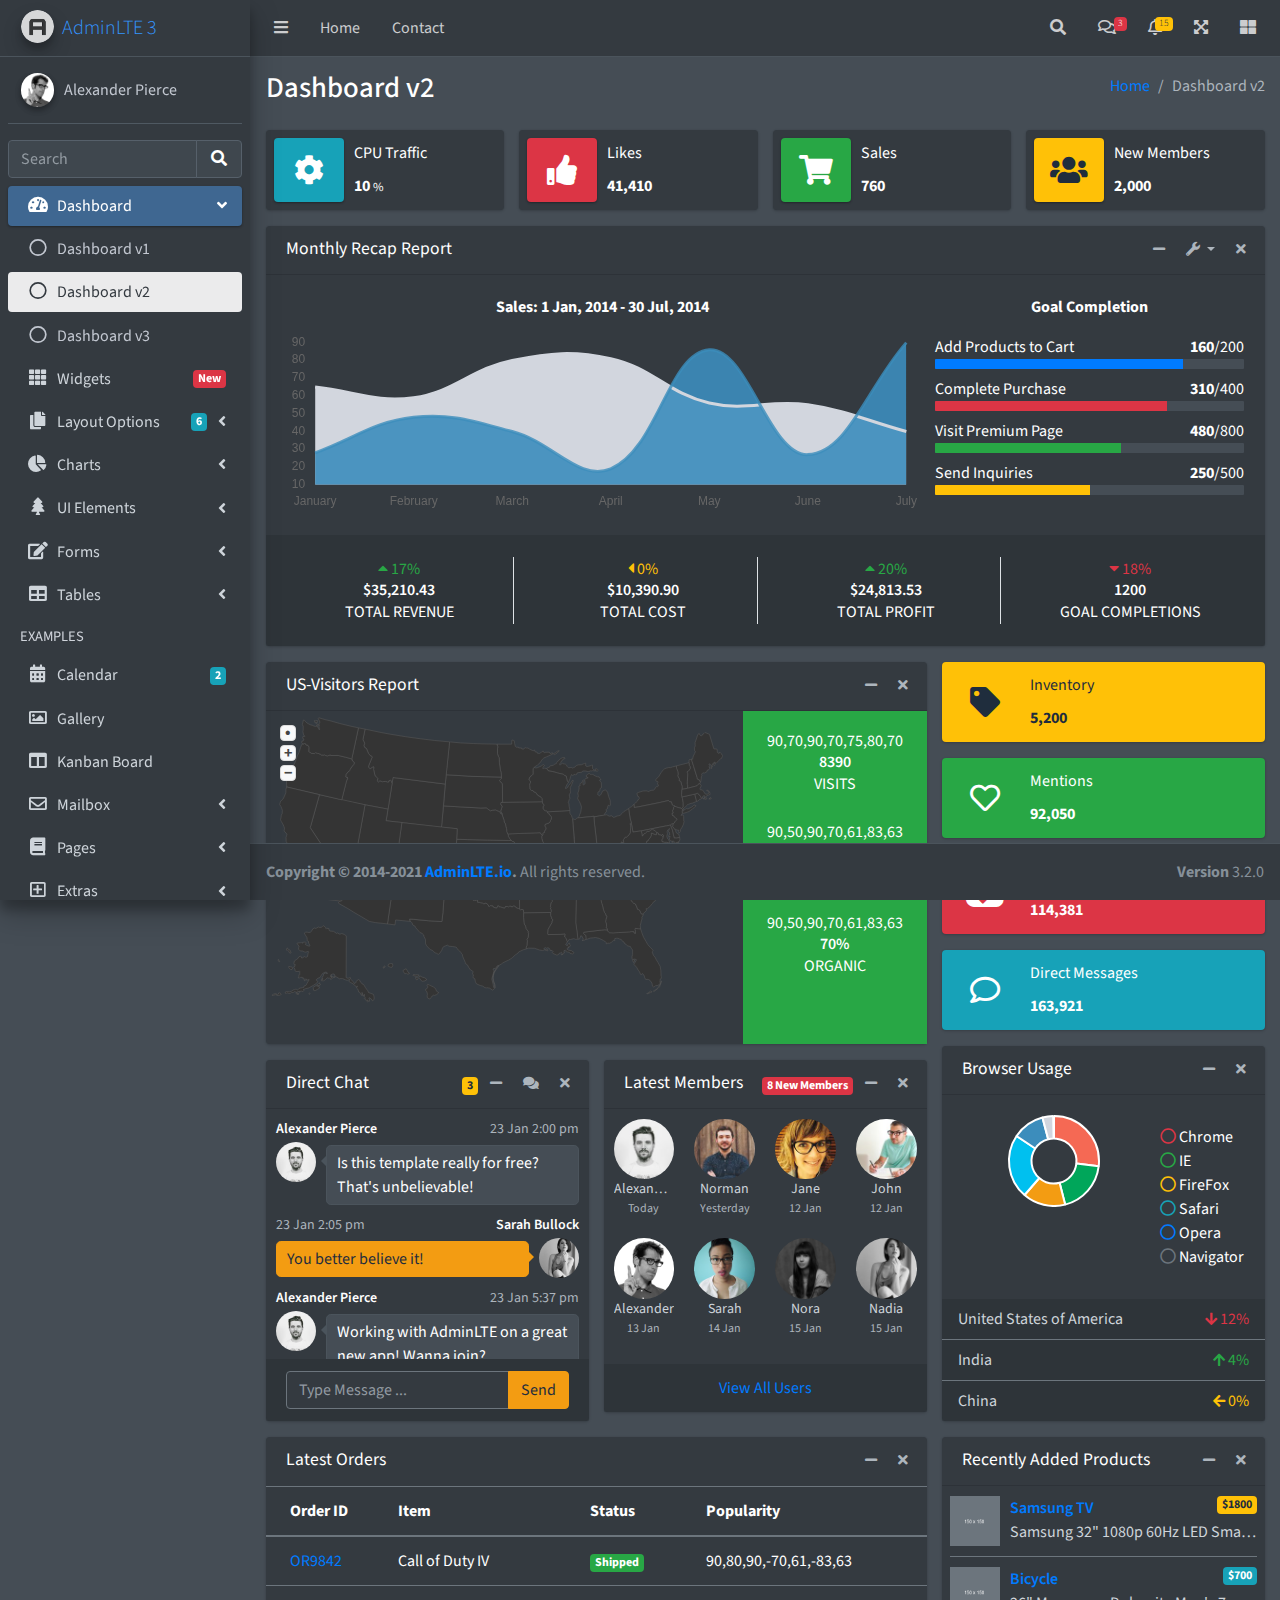
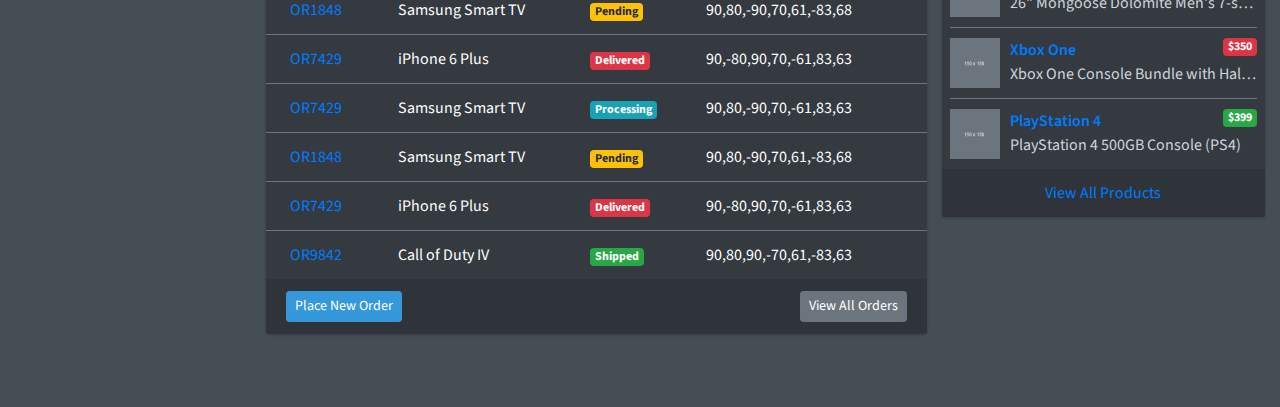
<file: assets/index2.html>
<!DOCTYPE html>
<html lang="en">
<head>
  <meta charset="utf-8">
  <meta name="viewport" content="width=device-width, initial-scale=1">
  <title>AdminLTE 3 | Dashboard 2</title>

  <!-- Google Font: Source Sans Pro -->
  <link rel="stylesheet" href="https://fonts.googleapis.com/css?family=Source+Sans+Pro:300,400,400i,700&display=fallback">
  <!-- Font Awesome Icons -->
  <link rel="stylesheet" href="plugins/fontawesome-free/css/all.min.css">
  <!-- overlayScrollbars -->
  <link rel="stylesheet" href="plugins/overlayScrollbars/css/OverlayScrollbars.min.css">
  <!-- Theme style -->
  <link rel="stylesheet" href="dist/css/adminlte.min.css">
</head>
<body class="hold-transition dark-mode sidebar-mini layout-fixed layout-navbar-fixed layout-footer-fixed">
<div class="wrapper">

  <!-- Preloader -->
  <div class="preloader flex-column justify-content-center align-items-center">
    <img class="animation__wobble" src="dist/img/AdminLTELogo.png" alt="AdminLTELogo" height="60" width="60">
  </div>

  <!-- Navbar -->
  <nav class="main-header navbar navbar-expand navbar-dark">
    <!-- Left navbar links -->
    <ul class="navbar-nav">
      <li class="nav-item">
        <a class="nav-link" data-widget="pushmenu" href="#" role="button"><i class="fas fa-bars"></i></a>
      </li>
      <li class="nav-item d-none d-sm-inline-block">
        <a href="index3.html" class="nav-link">Home</a>
      </li>
      <li class="nav-item d-none d-sm-inline-block">
        <a href="#" class="nav-link">Contact</a>
      </li>
    </ul>

    <!-- Right navbar links -->
    <ul class="navbar-nav ml-auto">
      <!-- Navbar Search -->
      <li class="nav-item">
        <a class="nav-link" data-widget="navbar-search" href="#" role="button">
          <i class="fas fa-search"></i>
        </a>
        <div class="navbar-search-block">
          <form class="form-inline">
            <div class="input-group input-group-sm">
              <input class="form-control form-control-navbar" type="search" placeholder="Search" aria-label="Search">
              <div class="input-group-append">
                <button class="btn btn-navbar" type="submit">
                  <i class="fas fa-search"></i>
                </button>
                <button class="btn btn-navbar" type="button" data-widget="navbar-search">
                  <i class="fas fa-times"></i>
                </button>
              </div>
            </div>
          </form>
        </div>
      </li>

      <!-- Messages Dropdown Menu -->
      <li class="nav-item dropdown">
        <a class="nav-link" data-toggle="dropdown" href="#">
          <i class="far fa-comments"></i>
          <span class="badge badge-danger navbar-badge">3</span>
        </a>
        <div class="dropdown-menu dropdown-menu-lg dropdown-menu-right">
          <a href="#" class="dropdown-item">
            <!-- Message Start -->
            <div class="media">
              <img src="dist/img/user1-128x128.jpg" alt="User Avatar" class="img-size-50 mr-3 img-circle">
              <div class="media-body">
                <h3 class="dropdown-item-title">
                  Brad Diesel
                  <span class="float-right text-sm text-danger"><i class="fas fa-star"></i></span>
                </h3>
                <p class="text-sm">Call me whenever you can...</p>
                <p class="text-sm text-muted"><i class="far fa-clock mr-1"></i> 4 Hours Ago</p>
              </div>
            </div>
            <!-- Message End -->
          </a>
          <div class="dropdown-divider"></div>
          <a href="#" class="dropdown-item">
            <!-- Message Start -->
            <div class="media">
              <img src="dist/img/user8-128x128.jpg" alt="User Avatar" class="img-size-50 img-circle mr-3">
              <div class="media-body">
                <h3 class="dropdown-item-title">
                  John Pierce
                  <span class="float-right text-sm text-muted"><i class="fas fa-star"></i></span>
                </h3>
                <p class="text-sm">I got your message bro</p>
                <p class="text-sm text-muted"><i class="far fa-clock mr-1"></i> 4 Hours Ago</p>
              </div>
            </div>
            <!-- Message End -->
          </a>
          <div class="dropdown-divider"></div>
          <a href="#" class="dropdown-item">
            <!-- Message Start -->
            <div class="media">
              <img src="dist/img/user3-128x128.jpg" alt="User Avatar" class="img-size-50 img-circle mr-3">
              <div class="media-body">
                <h3 class="dropdown-item-title">
                  Nora Silvester
                  <span class="float-right text-sm text-warning"><i class="fas fa-star"></i></span>
                </h3>
                <p class="text-sm">The subject goes here</p>
                <p class="text-sm text-muted"><i class="far fa-clock mr-1"></i> 4 Hours Ago</p>
              </div>
            </div>
            <!-- Message End -->
          </a>
          <div class="dropdown-divider"></div>
          <a href="#" class="dropdown-item dropdown-footer">See All Messages</a>
        </div>
      </li>
      <!-- Notifications Dropdown Menu -->
      <li class="nav-item dropdown">
        <a class="nav-link" data-toggle="dropdown" href="#">
          <i class="far fa-bell"></i>
          <span class="badge badge-warning navbar-badge">15</span>
        </a>
        <div class="dropdown-menu dropdown-menu-lg dropdown-menu-right">
          <span class="dropdown-item dropdown-header">15 Notifications</span>
          <div class="dropdown-divider"></div>
          <a href="#" class="dropdown-item">
            <i class="fas fa-envelope mr-2"></i> 4 new messages
            <span class="float-right text-muted text-sm">3 mins</span>
          </a>
          <div class="dropdown-divider"></div>
          <a href="#" class="dropdown-item">
            <i class="fas fa-users mr-2"></i> 8 friend requests
            <span class="float-right text-muted text-sm">12 hours</span>
          </a>
          <div class="dropdown-divider"></div>
          <a href="#" class="dropdown-item">
            <i class="fas fa-file mr-2"></i> 3 new reports
            <span class="float-right text-muted text-sm">2 days</span>
          </a>
          <div class="dropdown-divider"></div>
          <a href="#" class="dropdown-item dropdown-footer">See All Notifications</a>
        </div>
      </li>
      <li class="nav-item">
        <a class="nav-link" data-widget="fullscreen" href="#" role="button">
          <i class="fas fa-expand-arrows-alt"></i>
        </a>
      </li>
      <li class="nav-item">
        <a class="nav-link" data-widget="control-sidebar" data-slide="true" href="#" role="button">
          <i class="fas fa-th-large"></i>
        </a>
      </li>
    </ul>
  </nav>
  <!-- /.navbar -->

  <!-- Main Sidebar Container -->
  <aside class="main-sidebar sidebar-dark-primary elevation-4">
    <!-- Brand Logo -->
    <a href="index3.html" class="brand-link">
      <img src="dist/img/AdminLTELogo.png" alt="AdminLTE Logo" class="brand-image img-circle elevation-3" style="opacity: .8">
      <span class="brand-text font-weight-light">AdminLTE 3</span>
    </a>

    <!-- Sidebar -->
    <div class="sidebar">
      <!-- Sidebar user panel (optional) -->
      <div class="user-panel mt-3 pb-3 mb-3 d-flex">
        <div class="image">
          <img src="dist/img/user2-160x160.jpg" class="img-circle elevation-2" alt="User Image">
        </div>
        <div class="info">
          <a href="#" class="d-block">Alexander Pierce</a>
        </div>
      </div>

      <!-- SidebarSearch Form -->
      <div class="form-inline">
        <div class="input-group" data-widget="sidebar-search">
          <input class="form-control form-control-sidebar" type="search" placeholder="Search" aria-label="Search">
          <div class="input-group-append">
            <button class="btn btn-sidebar">
              <i class="fas fa-search fa-fw"></i>
            </button>
          </div>
        </div>
      </div>

      <!-- Sidebar Menu -->
      <nav class="mt-2">
        <ul class="nav nav-pills nav-sidebar flex-column" data-widget="treeview" role="menu" data-accordion="false">
          <!-- Add icons to the links using the .nav-icon class
               with font-awesome or any other icon font library -->
          <li class="nav-item menu-open">
            <a href="#" class="nav-link active">
              <i class="nav-icon fas fa-tachometer-alt"></i>
              <p>
                Dashboard
                <i class="right fas fa-angle-left"></i>
              </p>
            </a>
            <ul class="nav nav-treeview">
              <li class="nav-item">
                <a href="./index.html" class="nav-link">
                  <i class="far fa-circle nav-icon"></i>
                  <p>Dashboard v1</p>
                </a>
              </li>
              <li class="nav-item">
                <a href="./index2.html" class="nav-link active">
                  <i class="far fa-circle nav-icon"></i>
                  <p>Dashboard v2</p>
                </a>
              </li>
              <li class="nav-item">
                <a href="./index3.html" class="nav-link">
                  <i class="far fa-circle nav-icon"></i>
                  <p>Dashboard v3</p>
                </a>
              </li>
            </ul>
          </li>
          <li class="nav-item">
            <a href="pages/widgets.html" class="nav-link">
              <i class="nav-icon fas fa-th"></i>
              <p>
                Widgets
                <span class="right badge badge-danger">New</span>
              </p>
            </a>
          </li>
          <li class="nav-item">
            <a href="#" class="nav-link">
              <i class="nav-icon fas fa-copy"></i>
              <p>
                Layout Options
                <i class="fas fa-angle-left right"></i>
                <span class="badge badge-info right">6</span>
              </p>
            </a>
            <ul class="nav nav-treeview">
              <li class="nav-item">
                <a href="pages/layout/top-nav.html" class="nav-link">
                  <i class="far fa-circle nav-icon"></i>
                  <p>Top Navigation</p>
                </a>
              </li>
              <li class="nav-item">
                <a href="pages/layout/top-nav-sidebar.html" class="nav-link">
                  <i class="far fa-circle nav-icon"></i>
                  <p>Top Navigation + Sidebar</p>
                </a>
              </li>
              <li class="nav-item">
                <a href="pages/layout/boxed.html" class="nav-link">
                  <i class="far fa-circle nav-icon"></i>
                  <p>Boxed</p>
                </a>
              </li>
              <li class="nav-item">
                <a href="pages/layout/fixed-sidebar.html" class="nav-link">
                  <i class="far fa-circle nav-icon"></i>
                  <p>Fixed Sidebar</p>
                </a>
              </li>
              <li class="nav-item">
                <a href="pages/layout/fixed-sidebar-custom.html" class="nav-link">
                  <i class="far fa-circle nav-icon"></i>
                  <p>Fixed Sidebar <small>+ Custom Area</small></p>
                </a>
              </li>
              <li class="nav-item">
                <a href="pages/layout/fixed-topnav.html" class="nav-link">
                  <i class="far fa-circle nav-icon"></i>
                  <p>Fixed Navbar</p>
                </a>
              </li>
              <li class="nav-item">
                <a href="pages/layout/fixed-footer.html" class="nav-link">
                  <i class="far fa-circle nav-icon"></i>
                  <p>Fixed Footer</p>
                </a>
              </li>
              <li class="nav-item">
                <a href="pages/layout/collapsed-sidebar.html" class="nav-link">
                  <i class="far fa-circle nav-icon"></i>
                  <p>Collapsed Sidebar</p>
                </a>
              </li>
            </ul>
          </li>
          <li class="nav-item">
            <a href="#" class="nav-link">
              <i class="nav-icon fas fa-chart-pie"></i>
              <p>
                Charts
                <i class="right fas fa-angle-left"></i>
              </p>
            </a>
            <ul class="nav nav-treeview">
              <li class="nav-item">
                <a href="pages/charts/chartjs.html" class="nav-link">
                  <i class="far fa-circle nav-icon"></i>
                  <p>ChartJS</p>
                </a>
              </li>
              <li class="nav-item">
                <a href="pages/charts/flot.html" class="nav-link">
                  <i class="far fa-circle nav-icon"></i>
                  <p>Flot</p>
                </a>
              </li>
              <li class="nav-item">
                <a href="pages/charts/inline.html" class="nav-link">
                  <i class="far fa-circle nav-icon"></i>
                  <p>Inline</p>
                </a>
              </li>
              <li class="nav-item">
                <a href="pages/charts/uplot.html" class="nav-link">
                  <i class="far fa-circle nav-icon"></i>
                  <p>uPlot</p>
                </a>
              </li>
            </ul>
          </li>
          <li class="nav-item">
            <a href="#" class="nav-link">
              <i class="nav-icon fas fa-tree"></i>
              <p>
                UI Elements
                <i class="fas fa-angle-left right"></i>
              </p>
            </a>
            <ul class="nav nav-treeview">
              <li class="nav-item">
                <a href="pages/UI/general.html" class="nav-link">
                  <i class="far fa-circle nav-icon"></i>
                  <p>General</p>
                </a>
              </li>
              <li class="nav-item">
                <a href="pages/UI/icons.html" class="nav-link">
                  <i class="far fa-circle nav-icon"></i>
                  <p>Icons</p>
                </a>
              </li>
              <li class="nav-item">
                <a href="pages/UI/buttons.html" class="nav-link">
                  <i class="far fa-circle nav-icon"></i>
                  <p>Buttons</p>
                </a>
              </li>
              <li class="nav-item">
                <a href="pages/UI/sliders.html" class="nav-link">
                  <i class="far fa-circle nav-icon"></i>
                  <p>Sliders</p>
                </a>
              </li>
              <li class="nav-item">
                <a href="pages/UI/modals.html" class="nav-link">
                  <i class="far fa-circle nav-icon"></i>
                  <p>Modals & Alerts</p>
                </a>
              </li>
              <li class="nav-item">
                <a href="pages/UI/navbar.html" class="nav-link">
                  <i class="far fa-circle nav-icon"></i>
                  <p>Navbar & Tabs</p>
                </a>
              </li>
              <li class="nav-item">
                <a href="pages/UI/timeline.html" class="nav-link">
                  <i class="far fa-circle nav-icon"></i>
                  <p>Timeline</p>
                </a>
              </li>
              <li class="nav-item">
                <a href="pages/UI/ribbons.html" class="nav-link">
                  <i class="far fa-circle nav-icon"></i>
                  <p>Ribbons</p>
                </a>
              </li>
            </ul>
          </li>
          <li class="nav-item">
            <a href="#" class="nav-link">
              <i class="nav-icon fas fa-edit"></i>
              <p>
                Forms
                <i class="fas fa-angle-left right"></i>
              </p>
            </a>
            <ul class="nav nav-treeview">
              <li class="nav-item">
                <a href="pages/forms/general.html" class="nav-link">
                  <i class="far fa-circle nav-icon"></i>
                  <p>General Elements</p>
                </a>
              </li>
              <li class="nav-item">
                <a href="pages/forms/advanced.html" class="nav-link">
                  <i class="far fa-circle nav-icon"></i>
                  <p>Advanced Elements</p>
                </a>
              </li>
              <li class="nav-item">
                <a href="pages/forms/editors.html" class="nav-link">
                  <i class="far fa-circle nav-icon"></i>
                  <p>Editors</p>
                </a>
              </li>
              <li class="nav-item">
                <a href="pages/forms/validation.html" class="nav-link">
                  <i class="far fa-circle nav-icon"></i>
                  <p>Validation</p>
                </a>
              </li>
            </ul>
          </li>
          <li class="nav-item">
            <a href="#" class="nav-link">
              <i class="nav-icon fas fa-table"></i>
              <p>
                Tables
                <i class="fas fa-angle-left right"></i>
              </p>
            </a>
            <ul class="nav nav-treeview">
              <li class="nav-item">
                <a href="pages/tables/simple.html" class="nav-link">
                  <i class="far fa-circle nav-icon"></i>
                  <p>Simple Tables</p>
                </a>
              </li>
              <li class="nav-item">
                <a href="pages/tables/data.html" class="nav-link">
                  <i class="far fa-circle nav-icon"></i>
                  <p>DataTables</p>
                </a>
              </li>
              <li class="nav-item">
                <a href="pages/tables/jsgrid.html" class="nav-link">
                  <i class="far fa-circle nav-icon"></i>
                  <p>jsGrid</p>
                </a>
              </li>
            </ul>
          </li>
          <li class="nav-header">EXAMPLES</li>
          <li class="nav-item">
            <a href="pages/calendar.html" class="nav-link">
              <i class="nav-icon fas fa-calendar-alt"></i>
              <p>
                Calendar
                <span class="badge badge-info right">2</span>
              </p>
            </a>
          </li>
          <li class="nav-item">
            <a href="pages/gallery.html" class="nav-link">
              <i class="nav-icon far fa-image"></i>
              <p>
                Gallery
              </p>
            </a>
          </li>
          <li class="nav-item">
            <a href="pages/kanban.html" class="nav-link">
              <i class="nav-icon fas fa-columns"></i>
              <p>
                Kanban Board
              </p>
            </a>
          </li>
          <li class="nav-item">
            <a href="#" class="nav-link">
              <i class="nav-icon far fa-envelope"></i>
              <p>
                Mailbox
                <i class="fas fa-angle-left right"></i>
              </p>
            </a>
            <ul class="nav nav-treeview">
              <li class="nav-item">
                <a href="pages/mailbox/mailbox.html" class="nav-link">
                  <i class="far fa-circle nav-icon"></i>
                  <p>Inbox</p>
                </a>
              </li>
              <li class="nav-item">
                <a href="pages/mailbox/compose.html" class="nav-link">
                  <i class="far fa-circle nav-icon"></i>
                  <p>Compose</p>
                </a>
              </li>
              <li class="nav-item">
                <a href="pages/mailbox/read-mail.html" class="nav-link">
                  <i class="far fa-circle nav-icon"></i>
                  <p>Read</p>
                </a>
              </li>
            </ul>
          </li>
          <li class="nav-item">
            <a href="#" class="nav-link">
              <i class="nav-icon fas fa-book"></i>
              <p>
                Pages
                <i class="fas fa-angle-left right"></i>
              </p>
            </a>
            <ul class="nav nav-treeview">
              <li class="nav-item">
                <a href="pages/examples/invoice.html" class="nav-link">
                  <i class="far fa-circle nav-icon"></i>
                  <p>Invoice</p>
                </a>
              </li>
              <li class="nav-item">
                <a href="pages/examples/profile.html" class="nav-link">
                  <i class="far fa-circle nav-icon"></i>
                  <p>Profile</p>
                </a>
              </li>
              <li class="nav-item">
                <a href="pages/examples/e-commerce.html" class="nav-link">
                  <i class="far fa-circle nav-icon"></i>
                  <p>E-commerce</p>
                </a>
              </li>
              <li class="nav-item">
                <a href="pages/examples/projects.html" class="nav-link">
                  <i class="far fa-circle nav-icon"></i>
                  <p>Projects</p>
                </a>
              </li>
              <li class="nav-item">
                <a href="pages/examples/project-add.html" class="nav-link">
                  <i class="far fa-circle nav-icon"></i>
                  <p>Project Add</p>
                </a>
              </li>
              <li class="nav-item">
                <a href="pages/examples/project-edit.html" class="nav-link">
                  <i class="far fa-circle nav-icon"></i>
                  <p>Project Edit</p>
                </a>
              </li>
              <li class="nav-item">
                <a href="pages/examples/project-detail.html" class="nav-link">
                  <i class="far fa-circle nav-icon"></i>
                  <p>Project Detail</p>
                </a>
              </li>
              <li class="nav-item">
                <a href="pages/examples/contacts.html" class="nav-link">
                  <i class="far fa-circle nav-icon"></i>
                  <p>Contacts</p>
                </a>
              </li>
              <li class="nav-item">
                <a href="pages/examples/faq.html" class="nav-link">
                  <i class="far fa-circle nav-icon"></i>
                  <p>FAQ</p>
                </a>
              </li>
              <li class="nav-item">
                <a href="pages/examples/contact-us.html" class="nav-link">
                  <i class="far fa-circle nav-icon"></i>
                  <p>Contact us</p>
                </a>
              </li>
            </ul>
          </li>
          <li class="nav-item">
            <a href="#" class="nav-link">
              <i class="nav-icon far fa-plus-square"></i>
              <p>
                Extras
                <i class="fas fa-angle-left right"></i>
              </p>
            </a>
            <ul class="nav nav-treeview">
              <li class="nav-item">
                <a href="#" class="nav-link">
                  <i class="far fa-circle nav-icon"></i>
                  <p>
                    Login & Register v1
                    <i class="fas fa-angle-left right"></i>
                  </p>
                </a>
                <ul class="nav nav-treeview">
                  <li class="nav-item">
                    <a href="pages/examples/login.html" class="nav-link">
                      <i class="far fa-circle nav-icon"></i>
                      <p>Login v1</p>
                    </a>
                  </li>
                  <li class="nav-item">
                    <a href="pages/examples/register.html" class="nav-link">
                      <i class="far fa-circle nav-icon"></i>
                      <p>Register v1</p>
                    </a>
                  </li>
                  <li class="nav-item">
                    <a href="pages/examples/forgot-password.html" class="nav-link">
                      <i class="far fa-circle nav-icon"></i>
                      <p>Forgot Password v1</p>
                    </a>
                  </li>
                  <li class="nav-item">
                    <a href="pages/examples/recover-password.html" class="nav-link">
                      <i class="far fa-circle nav-icon"></i>
                      <p>Recover Password v1</p>
                    </a>
                  </li>
                </ul>
              </li>
              <li class="nav-item">
                <a href="#" class="nav-link">
                  <i class="far fa-circle nav-icon"></i>
                  <p>
                    Login & Register v2
                    <i class="fas fa-angle-left right"></i>
                  </p>
                </a>
                <ul class="nav nav-treeview">
                  <li class="nav-item">
                    <a href="pages/examples/login-v2.html" class="nav-link">
                      <i class="far fa-circle nav-icon"></i>
                      <p>Login v2</p>
                    </a>
                  </li>
                  <li class="nav-item">
                    <a href="pages/examples/register-v2.html" class="nav-link">
                      <i class="far fa-circle nav-icon"></i>
                      <p>Register v2</p>
                    </a>
                  </li>
                  <li class="nav-item">
                    <a href="pages/examples/forgot-password-v2.html" class="nav-link">
                      <i class="far fa-circle nav-icon"></i>
                      <p>Forgot Password v2</p>
                    </a>
                  </li>
                  <li class="nav-item">
                    <a href="pages/examples/recover-password-v2.html" class="nav-link">
                      <i class="far fa-circle nav-icon"></i>
                      <p>Recover Password v2</p>
                    </a>
                  </li>
                </ul>
              </li>
              <li class="nav-item">
                <a href="pages/examples/lockscreen.html" class="nav-link">
                  <i class="far fa-circle nav-icon"></i>
                  <p>Lockscreen</p>
                </a>
              </li>
              <li class="nav-item">
                <a href="pages/examples/legacy-user-menu.html" class="nav-link">
                  <i class="far fa-circle nav-icon"></i>
                  <p>Legacy User Menu</p>
                </a>
              </li>
              <li class="nav-item">
                <a href="pages/examples/language-menu.html" class="nav-link">
                  <i class="far fa-circle nav-icon"></i>
                  <p>Language Menu</p>
                </a>
              </li>
              <li class="nav-item">
                <a href="pages/examples/404.html" class="nav-link">
                  <i class="far fa-circle nav-icon"></i>
                  <p>Error 404</p>
                </a>
              </li>
              <li class="nav-item">
                <a href="pages/examples/500.html" class="nav-link">
                  <i class="far fa-circle nav-icon"></i>
                  <p>Error 500</p>
                </a>
              </li>
              <li class="nav-item">
                <a href="pages/examples/pace.html" class="nav-link">
                  <i class="far fa-circle nav-icon"></i>
                  <p>Pace</p>
                </a>
              </li>
              <li class="nav-item">
                <a href="pages/examples/blank.html" class="nav-link">
                  <i class="far fa-circle nav-icon"></i>
                  <p>Blank Page</p>
                </a>
              </li>
              <li class="nav-item">
                <a href="starter.html" class="nav-link">
                  <i class="far fa-circle nav-icon"></i>
                  <p>Starter Page</p>
                </a>
              </li>
            </ul>
          </li>
          <li class="nav-item">
            <a href="#" class="nav-link">
              <i class="nav-icon fas fa-search"></i>
              <p>
                Search
                <i class="fas fa-angle-left right"></i>
              </p>
            </a>
            <ul class="nav nav-treeview">
              <li class="nav-item">
                <a href="pages/search/simple.html" class="nav-link">
                  <i class="far fa-circle nav-icon"></i>
                  <p>Simple Search</p>
                </a>
              </li>
              <li class="nav-item">
                <a href="pages/search/enhanced.html" class="nav-link">
                  <i class="far fa-circle nav-icon"></i>
                  <p>Enhanced</p>
                </a>
              </li>
            </ul>
          </li>
          <li class="nav-header">MISCELLANEOUS</li>
          <li class="nav-item">
            <a href="iframe.html" class="nav-link">
              <i class="nav-icon fas fa-ellipsis-h"></i>
              <p>Tabbed IFrame Plugin</p>
            </a>
          </li>
          <li class="nav-item">
            <a href="https://adminlte.io/docs/3.1/" class="nav-link">
              <i class="nav-icon fas fa-file"></i>
              <p>Documentation</p>
            </a>
          </li>
          <li class="nav-header">MULTI LEVEL EXAMPLE</li>
          <li class="nav-item">
            <a href="#" class="nav-link">
              <i class="fas fa-circle nav-icon"></i>
              <p>Level 1</p>
            </a>
          </li>
          <li class="nav-item">
            <a href="#" class="nav-link">
              <i class="nav-icon fas fa-circle"></i>
              <p>
                Level 1
                <i class="right fas fa-angle-left"></i>
              </p>
            </a>
            <ul class="nav nav-treeview">
              <li class="nav-item">
                <a href="#" class="nav-link">
                  <i class="far fa-circle nav-icon"></i>
                  <p>Level 2</p>
                </a>
              </li>
              <li class="nav-item">
                <a href="#" class="nav-link">
                  <i class="far fa-circle nav-icon"></i>
                  <p>
                    Level 2
                    <i class="right fas fa-angle-left"></i>
                  </p>
                </a>
                <ul class="nav nav-treeview">
                  <li class="nav-item">
                    <a href="#" class="nav-link">
                      <i class="far fa-dot-circle nav-icon"></i>
                      <p>Level 3</p>
                    </a>
                  </li>
                  <li class="nav-item">
                    <a href="#" class="nav-link">
                      <i class="far fa-dot-circle nav-icon"></i>
                      <p>Level 3</p>
                    </a>
                  </li>
                  <li class="nav-item">
                    <a href="#" class="nav-link">
                      <i class="far fa-dot-circle nav-icon"></i>
                      <p>Level 3</p>
                    </a>
                  </li>
                </ul>
              </li>
              <li class="nav-item">
                <a href="#" class="nav-link">
                  <i class="far fa-circle nav-icon"></i>
                  <p>Level 2</p>
                </a>
              </li>
            </ul>
          </li>
          <li class="nav-item">
            <a href="#" class="nav-link">
              <i class="fas fa-circle nav-icon"></i>
              <p>Level 1</p>
            </a>
          </li>
          <li class="nav-header">LABELS</li>
          <li class="nav-item">
            <a href="#" class="nav-link">
              <i class="nav-icon far fa-circle text-danger"></i>
              <p class="text">Important</p>
            </a>
          </li>
          <li class="nav-item">
            <a href="#" class="nav-link">
              <i class="nav-icon far fa-circle text-warning"></i>
              <p>Warning</p>
            </a>
          </li>
          <li class="nav-item">
            <a href="#" class="nav-link">
              <i class="nav-icon far fa-circle text-info"></i>
              <p>Informational</p>
            </a>
          </li>
        </ul>
      </nav>
      <!-- /.sidebar-menu -->
    </div>
    <!-- /.sidebar -->
  </aside>

  <!-- Content Wrapper. Contains page content -->
  <div class="content-wrapper">
    <!-- Content Header (Page header) -->
    <div class="content-header">
      <div class="container-fluid">
        <div class="row mb-2">
          <div class="col-sm-6">
            <h1 class="m-0">Dashboard v2</h1>
          </div><!-- /.col -->
          <div class="col-sm-6">
            <ol class="breadcrumb float-sm-right">
              <li class="breadcrumb-item"><a href="#">Home</a></li>
              <li class="breadcrumb-item active">Dashboard v2</li>
            </ol>
          </div><!-- /.col -->
        </div><!-- /.row -->
      </div><!-- /.container-fluid -->
    </div>
    <!-- /.content-header -->

    <!-- Main content -->
    <section class="content">
      <div class="container-fluid">
        <!-- Info boxes -->
        <div class="row">
          <div class="col-12 col-sm-6 col-md-3">
            <div class="info-box">
              <span class="info-box-icon bg-info elevation-1"><i class="fas fa-cog"></i></span>

              <div class="info-box-content">
                <span class="info-box-text">CPU Traffic</span>
                <span class="info-box-number">
                  10
                  <small>%</small>
                </span>
              </div>
              <!-- /.info-box-content -->
            </div>
            <!-- /.info-box -->
          </div>
          <!-- /.col -->
          <div class="col-12 col-sm-6 col-md-3">
            <div class="info-box mb-3">
              <span class="info-box-icon bg-danger elevation-1"><i class="fas fa-thumbs-up"></i></span>

              <div class="info-box-content">
                <span class="info-box-text">Likes</span>
                <span class="info-box-number">41,410</span>
              </div>
              <!-- /.info-box-content -->
            </div>
            <!-- /.info-box -->
          </div>
          <!-- /.col -->

          <!-- fix for small devices only -->
          <div class="clearfix hidden-md-up"></div>

          <div class="col-12 col-sm-6 col-md-3">
            <div class="info-box mb-3">
              <span class="info-box-icon bg-success elevation-1"><i class="fas fa-shopping-cart"></i></span>

              <div class="info-box-content">
                <span class="info-box-text">Sales</span>
                <span class="info-box-number">760</span>
              </div>
              <!-- /.info-box-content -->
            </div>
            <!-- /.info-box -->
          </div>
          <!-- /.col -->
          <div class="col-12 col-sm-6 col-md-3">
            <div class="info-box mb-3">
              <span class="info-box-icon bg-warning elevation-1"><i class="fas fa-users"></i></span>

              <div class="info-box-content">
                <span class="info-box-text">New Members</span>
                <span class="info-box-number">2,000</span>
              </div>
              <!-- /.info-box-content -->
            </div>
            <!-- /.info-box -->
          </div>
          <!-- /.col -->
        </div>
        <!-- /.row -->

        <div class="row">
          <div class="col-md-12">
            <div class="card">
              <div class="card-header">
                <h5 class="card-title">Monthly Recap Report</h5>

                <div class="card-tools">
                  <button type="button" class="btn btn-tool" data-card-widget="collapse">
                    <i class="fas fa-minus"></i>
                  </button>
                  <div class="btn-group">
                    <button type="button" class="btn btn-tool dropdown-toggle" data-toggle="dropdown">
                      <i class="fas fa-wrench"></i>
                    </button>
                    <div class="dropdown-menu dropdown-menu-right" role="menu">
                      <a href="#" class="dropdown-item">Action</a>
                      <a href="#" class="dropdown-item">Another action</a>
                      <a href="#" class="dropdown-item">Something else here</a>
                      <a class="dropdown-divider"></a>
                      <a href="#" class="dropdown-item">Separated link</a>
                    </div>
                  </div>
                  <button type="button" class="btn btn-tool" data-card-widget="remove">
                    <i class="fas fa-times"></i>
                  </button>
                </div>
              </div>
              <!-- /.card-header -->
              <div class="card-body">
                <div class="row">
                  <div class="col-md-8">
                    <p class="text-center">
                      <strong>Sales: 1 Jan, 2014 - 30 Jul, 2014</strong>
                    </p>

                    <div class="chart">
                      <!-- Sales Chart Canvas -->
                      <canvas id="salesChart" height="180" style="height: 180px;"></canvas>
                    </div>
                    <!-- /.chart-responsive -->
                  </div>
                  <!-- /.col -->
                  <div class="col-md-4">
                    <p class="text-center">
                      <strong>Goal Completion</strong>
                    </p>

                    <div class="progress-group">
                      Add Products to Cart
                      <span class="float-right"><b>160</b>/200</span>
                      <div class="progress progress-sm">
                        <div class="progress-bar bg-primary" style="width: 80%"></div>
                      </div>
                    </div>
                    <!-- /.progress-group -->

                    <div class="progress-group">
                      Complete Purchase
                      <span class="float-right"><b>310</b>/400</span>
                      <div class="progress progress-sm">
                        <div class="progress-bar bg-danger" style="width: 75%"></div>
                      </div>
                    </div>

                    <!-- /.progress-group -->
                    <div class="progress-group">
                      <span class="progress-text">Visit Premium Page</span>
                      <span class="float-right"><b>480</b>/800</span>
                      <div class="progress progress-sm">
                        <div class="progress-bar bg-success" style="width: 60%"></div>
                      </div>
                    </div>

                    <!-- /.progress-group -->
                    <div class="progress-group">
                      Send Inquiries
                      <span class="float-right"><b>250</b>/500</span>
                      <div class="progress progress-sm">
                        <div class="progress-bar bg-warning" style="width: 50%"></div>
                      </div>
                    </div>
                    <!-- /.progress-group -->
                  </div>
                  <!-- /.col -->
                </div>
                <!-- /.row -->
              </div>
              <!-- ./card-body -->
              <div class="card-footer">
                <div class="row">
                  <div class="col-sm-3 col-6">
                    <div class="description-block border-right">
                      <span class="description-percentage text-success"><i class="fas fa-caret-up"></i> 17%</span>
                      <h5 class="description-header">$35,210.43</h5>
                      <span class="description-text">TOTAL REVENUE</span>
                    </div>
                    <!-- /.description-block -->
                  </div>
                  <!-- /.col -->
                  <div class="col-sm-3 col-6">
                    <div class="description-block border-right">
                      <span class="description-percentage text-warning"><i class="fas fa-caret-left"></i> 0%</span>
                      <h5 class="description-header">$10,390.90</h5>
                      <span class="description-text">TOTAL COST</span>
                    </div>
                    <!-- /.description-block -->
                  </div>
                  <!-- /.col -->
                  <div class="col-sm-3 col-6">
                    <div class="description-block border-right">
                      <span class="description-percentage text-success"><i class="fas fa-caret-up"></i> 20%</span>
                      <h5 class="description-header">$24,813.53</h5>
                      <span class="description-text">TOTAL PROFIT</span>
                    </div>
                    <!-- /.description-block -->
                  </div>
                  <!-- /.col -->
                  <div class="col-sm-3 col-6">
                    <div class="description-block">
                      <span class="description-percentage text-danger"><i class="fas fa-caret-down"></i> 18%</span>
                      <h5 class="description-header">1200</h5>
                      <span class="description-text">GOAL COMPLETIONS</span>
                    </div>
                    <!-- /.description-block -->
                  </div>
                </div>
                <!-- /.row -->
              </div>
              <!-- /.card-footer -->
            </div>
            <!-- /.card -->
          </div>
          <!-- /.col -->
        </div>
        <!-- /.row -->

        <!-- Main row -->
        <div class="row">
          <!-- Left col -->
          <div class="col-md-8">
            <!-- MAP & BOX PANE -->
            <div class="card">
              <div class="card-header">
                <h3 class="card-title">US-Visitors Report</h3>

                <div class="card-tools">
                  <button type="button" class="btn btn-tool" data-card-widget="collapse">
                    <i class="fas fa-minus"></i>
                  </button>
                  <button type="button" class="btn btn-tool" data-card-widget="remove">
                    <i class="fas fa-times"></i>
                  </button>
                </div>
              </div>
              <!-- /.card-header -->
              <div class="card-body p-0">
                <div class="d-md-flex">
                  <div class="p-1 flex-fill" style="overflow: hidden">
                    <!-- Map will be created here -->
                    <div id="world-map-markers" style="height: 325px; overflow: hidden">
                      <div class="map"></div>
                    </div>
                  </div>
                  <div class="card-pane-right bg-success pt-2 pb-2 pl-4 pr-4">
                    <div class="description-block mb-4">
                      <div class="sparkbar pad" data-color="#fff">90,70,90,70,75,80,70</div>
                      <h5 class="description-header">8390</h5>
                      <span class="description-text">Visits</span>
                    </div>
                    <!-- /.description-block -->
                    <div class="description-block mb-4">
                      <div class="sparkbar pad" data-color="#fff">90,50,90,70,61,83,63</div>
                      <h5 class="description-header">30%</h5>
                      <span class="description-text">Referrals</span>
                    </div>
                    <!-- /.description-block -->
                    <div class="description-block">
                      <div class="sparkbar pad" data-color="#fff">90,50,90,70,61,83,63</div>
                      <h5 class="description-header">70%</h5>
                      <span class="description-text">Organic</span>
                    </div>
                    <!-- /.description-block -->
                  </div><!-- /.card-pane-right -->
                </div><!-- /.d-md-flex -->
              </div>
              <!-- /.card-body -->
            </div>
            <!-- /.card -->
            <div class="row">
              <div class="col-md-6">
                <!-- DIRECT CHAT -->
                <div class="card direct-chat direct-chat-warning">
                  <div class="card-header">
                    <h3 class="card-title">Direct Chat</h3>

                    <div class="card-tools">
                      <span title="3 New Messages" class="badge badge-warning">3</span>
                      <button type="button" class="btn btn-tool" data-card-widget="collapse">
                        <i class="fas fa-minus"></i>
                      </button>
                      <button type="button" class="btn btn-tool" title="Contacts" data-widget="chat-pane-toggle">
                        <i class="fas fa-comments"></i>
                      </button>
                      <button type="button" class="btn btn-tool" data-card-widget="remove">
                        <i class="fas fa-times"></i>
                      </button>
                    </div>
                  </div>
                  <!-- /.card-header -->
                  <div class="card-body">
                    <!-- Conversations are loaded here -->
                    <div class="direct-chat-messages">
                      <!-- Message. Default to the left -->
                      <div class="direct-chat-msg">
                        <div class="direct-chat-infos clearfix">
                          <span class="direct-chat-name float-left">Alexander Pierce</span>
                          <span class="direct-chat-timestamp float-right">23 Jan 2:00 pm</span>
                        </div>
                        <!-- /.direct-chat-infos -->
                        <img class="direct-chat-img" src="dist/img/user1-128x128.jpg" alt="message user image">
                        <!-- /.direct-chat-img -->
                        <div class="direct-chat-text">
                          Is this template really for free? That's unbelievable!
                        </div>
                        <!-- /.direct-chat-text -->
                      </div>
                      <!-- /.direct-chat-msg -->

                      <!-- Message to the right -->
                      <div class="direct-chat-msg right">
                        <div class="direct-chat-infos clearfix">
                          <span class="direct-chat-name float-right">Sarah Bullock</span>
                          <span class="direct-chat-timestamp float-left">23 Jan 2:05 pm</span>
                        </div>
                        <!-- /.direct-chat-infos -->
                        <img class="direct-chat-img" src="dist/img/user3-128x128.jpg" alt="message user image">
                        <!-- /.direct-chat-img -->
                        <div class="direct-chat-text">
                          You better believe it!
                        </div>
                        <!-- /.direct-chat-text -->
                      </div>
                      <!-- /.direct-chat-msg -->

                      <!-- Message. Default to the left -->
                      <div class="direct-chat-msg">
                        <div class="direct-chat-infos clearfix">
                          <span class="direct-chat-name float-left">Alexander Pierce</span>
                          <span class="direct-chat-timestamp float-right">23 Jan 5:37 pm</span>
                        </div>
                        <!-- /.direct-chat-infos -->
                        <img class="direct-chat-img" src="dist/img/user1-128x128.jpg" alt="message user image">
                        <!-- /.direct-chat-img -->
                        <div class="direct-chat-text">
                          Working with AdminLTE on a great new app! Wanna join?
                        </div>
                        <!-- /.direct-chat-text -->
                      </div>
                      <!-- /.direct-chat-msg -->

                      <!-- Message to the right -->
                      <div class="direct-chat-msg right">
                        <div class="direct-chat-infos clearfix">
                          <span class="direct-chat-name float-right">Sarah Bullock</span>
                          <span class="direct-chat-timestamp float-left">23 Jan 6:10 pm</span>
                        </div>
                        <!-- /.direct-chat-infos -->
                        <img class="direct-chat-img" src="dist/img/user3-128x128.jpg" alt="message user image">
                        <!-- /.direct-chat-img -->
                        <div class="direct-chat-text">
                          I would love to.
                        </div>
                        <!-- /.direct-chat-text -->
                      </div>
                      <!-- /.direct-chat-msg -->

                    </div>
                    <!--/.direct-chat-messages-->

                    <!-- Contacts are loaded here -->
                    <div class="direct-chat-contacts">
                      <ul class="contacts-list">
                        <li>
                          <a href="#">
                            <img class="contacts-list-img" src="dist/img/user1-128x128.jpg" alt="User Avatar">

                            <div class="contacts-list-info">
                              <span class="contacts-list-name">
                                Count Dracula
                                <small class="contacts-list-date float-right">2/28/2015</small>
                              </span>
                              <span class="contacts-list-msg">How have you been? I was...</span>
                            </div>
                            <!-- /.contacts-list-info -->
                          </a>
                        </li>
                        <!-- End Contact Item -->
                        <li>
                          <a href="#">
                            <img class="contacts-list-img" src="dist/img/user7-128x128.jpg" alt="User Avatar">

                            <div class="contacts-list-info">
                              <span class="contacts-list-name">
                                Sarah Doe
                                <small class="contacts-list-date float-right">2/23/2015</small>
                              </span>
                              <span class="contacts-list-msg">I will be waiting for...</span>
                            </div>
                            <!-- /.contacts-list-info -->
                          </a>
                        </li>
                        <!-- End Contact Item -->
                        <li>
                          <a href="#">
                            <img class="contacts-list-img" src="dist/img/user3-128x128.jpg" alt="User Avatar">

                            <div class="contacts-list-info">
                              <span class="contacts-list-name">
                                Nadia Jolie
                                <small class="contacts-list-date float-right">2/20/2015</small>
                              </span>
                              <span class="contacts-list-msg">I'll call you back at...</span>
                            </div>
                            <!-- /.contacts-list-info -->
                          </a>
                        </li>
                        <!-- End Contact Item -->
                        <li>
                          <a href="#">
                            <img class="contacts-list-img" src="dist/img/user5-128x128.jpg" alt="User Avatar">

                            <div class="contacts-list-info">
                              <span class="contacts-list-name">
                                Nora S. Vans
                                <small class="contacts-list-date float-right">2/10/2015</small>
                              </span>
                              <span class="contacts-list-msg">Where is your new...</span>
                            </div>
                            <!-- /.contacts-list-info -->
                          </a>
                        </li>
                        <!-- End Contact Item -->
                        <li>
                          <a href="#">
                            <img class="contacts-list-img" src="dist/img/user6-128x128.jpg" alt="User Avatar">

                            <div class="contacts-list-info">
                              <span class="contacts-list-name">
                                John K.
                                <small class="contacts-list-date float-right">1/27/2015</small>
                              </span>
                              <span class="contacts-list-msg">Can I take a look at...</span>
                            </div>
                            <!-- /.contacts-list-info -->
                          </a>
                        </li>
                        <!-- End Contact Item -->
                        <li>
                          <a href="#">
                            <img class="contacts-list-img" src="dist/img/user8-128x128.jpg" alt="User Avatar">

                            <div class="contacts-list-info">
                              <span class="contacts-list-name">
                                Kenneth M.
                                <small class="contacts-list-date float-right">1/4/2015</small>
                              </span>
                              <span class="contacts-list-msg">Never mind I found...</span>
                            </div>
                            <!-- /.contacts-list-info -->
                          </a>
                        </li>
                        <!-- End Contact Item -->
                      </ul>
                      <!-- /.contacts-list -->
                    </div>
                    <!-- /.direct-chat-pane -->
                  </div>
                  <!-- /.card-body -->
                  <div class="card-footer">
                    <form action="#" method="post">
                      <div class="input-group">
                        <input type="text" name="message" placeholder="Type Message ..." class="form-control">
                        <span class="input-group-append">
                          <button type="button" class="btn btn-warning">Send</button>
                        </span>
                      </div>
                    </form>
                  </div>
                  <!-- /.card-footer-->
                </div>
                <!--/.direct-chat -->
              </div>
              <!-- /.col -->

              <div class="col-md-6">
                <!-- USERS LIST -->
                <div class="card">
                  <div class="card-header">
                    <h3 class="card-title">Latest Members</h3>

                    <div class="card-tools">
                      <span class="badge badge-danger">8 New Members</span>
                      <button type="button" class="btn btn-tool" data-card-widget="collapse">
                        <i class="fas fa-minus"></i>
                      </button>
                      <button type="button" class="btn btn-tool" data-card-widget="remove">
                        <i class="fas fa-times"></i>
                      </button>
                    </div>
                  </div>
                  <!-- /.card-header -->
                  <div class="card-body p-0">
                    <ul class="users-list clearfix">
                      <li>
                        <img src="dist/img/user1-128x128.jpg" alt="User Image">
                        <a class="users-list-name" href="#">Alexander Pierce</a>
                        <span class="users-list-date">Today</span>
                      </li>
                      <li>
                        <img src="dist/img/user8-128x128.jpg" alt="User Image">
                        <a class="users-list-name" href="#">Norman</a>
                        <span class="users-list-date">Yesterday</span>
                      </li>
                      <li>
                        <img src="dist/img/user7-128x128.jpg" alt="User Image">
                        <a class="users-list-name" href="#">Jane</a>
                        <span class="users-list-date">12 Jan</span>
                      </li>
                      <li>
                        <img src="dist/img/user6-128x128.jpg" alt="User Image">
                        <a class="users-list-name" href="#">John</a>
                        <span class="users-list-date">12 Jan</span>
                      </li>
                      <li>
                        <img src="dist/img/user2-160x160.jpg" alt="User Image">
                        <a class="users-list-name" href="#">Alexander</a>
                        <span class="users-list-date">13 Jan</span>
                      </li>
                      <li>
                        <img src="dist/img/user5-128x128.jpg" alt="User Image">
                        <a class="users-list-name" href="#">Sarah</a>
                        <span class="users-list-date">14 Jan</span>
                      </li>
                      <li>
                        <img src="dist/img/user4-128x128.jpg" alt="User Image">
                        <a class="users-list-name" href="#">Nora</a>
                        <span class="users-list-date">15 Jan</span>
                      </li>
                      <li>
                        <img src="dist/img/user3-128x128.jpg" alt="User Image">
                        <a class="users-list-name" href="#">Nadia</a>
                        <span class="users-list-date">15 Jan</span>
                      </li>
                    </ul>
                    <!-- /.users-list -->
                  </div>
                  <!-- /.card-body -->
                  <div class="card-footer text-center">
                    <a href="javascript:">View All Users</a>
                  </div>
                  <!-- /.card-footer -->
                </div>
                <!--/.card -->
              </div>
              <!-- /.col -->
            </div>
            <!-- /.row -->

            <!-- TABLE: LATEST ORDERS -->
            <div class="card">
              <div class="card-header border-transparent">
                <h3 class="card-title">Latest Orders</h3>

                <div class="card-tools">
                  <button type="button" class="btn btn-tool" data-card-widget="collapse">
                    <i class="fas fa-minus"></i>
                  </button>
                  <button type="button" class="btn btn-tool" data-card-widget="remove">
                    <i class="fas fa-times"></i>
                  </button>
                </div>
              </div>
              <!-- /.card-header -->
              <div class="card-body p-0">
                <div class="table-responsive">
                  <table class="table m-0">
                    <thead>
                    <tr>
                      <th>Order ID</th>
                      <th>Item</th>
                      <th>Status</th>
                      <th>Popularity</th>
                    </tr>
                    </thead>
                    <tbody>
                    <tr>
                      <td><a href="pages/examples/invoice.html">OR9842</a></td>
                      <td>Call of Duty IV</td>
                      <td><span class="badge badge-success">Shipped</span></td>
                      <td>
                        <div class="sparkbar" data-color="#00a65a" data-height="20">90,80,90,-70,61,-83,63</div>
                      </td>
                    </tr>
                    <tr>
                      <td><a href="pages/examples/invoice.html">OR1848</a></td>
                      <td>Samsung Smart TV</td>
                      <td><span class="badge badge-warning">Pending</span></td>
                      <td>
                        <div class="sparkbar" data-color="#f39c12" data-height="20">90,80,-90,70,61,-83,68</div>
                      </td>
                    </tr>
                    <tr>
                      <td><a href="pages/examples/invoice.html">OR7429</a></td>
                      <td>iPhone 6 Plus</td>
                      <td><span class="badge badge-danger">Delivered</span></td>
                      <td>
                        <div class="sparkbar" data-color="#f56954" data-height="20">90,-80,90,70,-61,83,63</div>
                      </td>
                    </tr>
                    <tr>
                      <td><a href="pages/examples/invoice.html">OR7429</a></td>
                      <td>Samsung Smart TV</td>
                      <td><span class="badge badge-info">Processing</span></td>
                      <td>
                        <div class="sparkbar" data-color="#00c0ef" data-height="20">90,80,-90,70,-61,83,63</div>
                      </td>
                    </tr>
                    <tr>
                      <td><a href="pages/examples/invoice.html">OR1848</a></td>
                      <td>Samsung Smart TV</td>
                      <td><span class="badge badge-warning">Pending</span></td>
                      <td>
                        <div class="sparkbar" data-color="#f39c12" data-height="20">90,80,-90,70,61,-83,68</div>
                      </td>
                    </tr>
                    <tr>
                      <td><a href="pages/examples/invoice.html">OR7429</a></td>
                      <td>iPhone 6 Plus</td>
                      <td><span class="badge badge-danger">Delivered</span></td>
                      <td>
                        <div class="sparkbar" data-color="#f56954" data-height="20">90,-80,90,70,-61,83,63</div>
                      </td>
                    </tr>
                    <tr>
                      <td><a href="pages/examples/invoice.html">OR9842</a></td>
                      <td>Call of Duty IV</td>
                      <td><span class="badge badge-success">Shipped</span></td>
                      <td>
                        <div class="sparkbar" data-color="#00a65a" data-height="20">90,80,90,-70,61,-83,63</div>
                      </td>
                    </tr>
                    </tbody>
                  </table>
                </div>
                <!-- /.table-responsive -->
              </div>
              <!-- /.card-body -->
              <div class="card-footer clearfix">
                <a href="javascript:void(0)" class="btn btn-sm btn-info float-left">Place New Order</a>
                <a href="javascript:void(0)" class="btn btn-sm btn-secondary float-right">View All Orders</a>
              </div>
              <!-- /.card-footer -->
            </div>
            <!-- /.card -->
          </div>
          <!-- /.col -->

          <div class="col-md-4">
            <!-- Info Boxes Style 2 -->
            <div class="info-box mb-3 bg-warning">
              <span class="info-box-icon"><i class="fas fa-tag"></i></span>

              <div class="info-box-content">
                <span class="info-box-text">Inventory</span>
                <span class="info-box-number">5,200</span>
              </div>
              <!-- /.info-box-content -->
            </div>
            <!-- /.info-box -->
            <div class="info-box mb-3 bg-success">
              <span class="info-box-icon"><i class="far fa-heart"></i></span>

              <div class="info-box-content">
                <span class="info-box-text">Mentions</span>
                <span class="info-box-number">92,050</span>
              </div>
              <!-- /.info-box-content -->
            </div>
            <!-- /.info-box -->
            <div class="info-box mb-3 bg-danger">
              <span class="info-box-icon"><i class="fas fa-cloud-download-alt"></i></span>

              <div class="info-box-content">
                <span class="info-box-text">Downloads</span>
                <span class="info-box-number">114,381</span>
              </div>
              <!-- /.info-box-content -->
            </div>
            <!-- /.info-box -->
            <div class="info-box mb-3 bg-info">
              <span class="info-box-icon"><i class="far fa-comment"></i></span>

              <div class="info-box-content">
                <span class="info-box-text">Direct Messages</span>
                <span class="info-box-number">163,921</span>
              </div>
              <!-- /.info-box-content -->
            </div>
            <!-- /.info-box -->

            <div class="card">
              <div class="card-header">
                <h3 class="card-title">Browser Usage</h3>

                <div class="card-tools">
                  <button type="button" class="btn btn-tool" data-card-widget="collapse">
                    <i class="fas fa-minus"></i>
                  </button>
                  <button type="button" class="btn btn-tool" data-card-widget="remove">
                    <i class="fas fa-times"></i>
                  </button>
                </div>
              </div>
              <!-- /.card-header -->
              <div class="card-body">
                <div class="row">
                  <div class="col-md-8">
                    <div class="chart-responsive">
                      <canvas id="pieChart" height="150"></canvas>
                    </div>
                    <!-- ./chart-responsive -->
                  </div>
                  <!-- /.col -->
                  <div class="col-md-4">
                    <ul class="chart-legend clearfix">
                      <li><i class="far fa-circle text-danger"></i> Chrome</li>
                      <li><i class="far fa-circle text-success"></i> IE</li>
                      <li><i class="far fa-circle text-warning"></i> FireFox</li>
                      <li><i class="far fa-circle text-info"></i> Safari</li>
                      <li><i class="far fa-circle text-primary"></i> Opera</li>
                      <li><i class="far fa-circle text-secondary"></i> Navigator</li>
                    </ul>
                  </div>
                  <!-- /.col -->
                </div>
                <!-- /.row -->
              </div>
              <!-- /.card-body -->
              <div class="card-footer p-0">
                <ul class="nav nav-pills flex-column">
                  <li class="nav-item">
                    <a href="#" class="nav-link">
                      United States of America
                      <span class="float-right text-danger">
                        <i class="fas fa-arrow-down text-sm"></i>
                        12%</span>
                    </a>
                  </li>
                  <li class="nav-item">
                    <a href="#" class="nav-link">
                      India
                      <span class="float-right text-success">
                        <i class="fas fa-arrow-up text-sm"></i> 4%
                      </span>
                    </a>
                  </li>
                  <li class="nav-item">
                    <a href="#" class="nav-link">
                      China
                      <span class="float-right text-warning">
                        <i class="fas fa-arrow-left text-sm"></i> 0%
                      </span>
                    </a>
                  </li>
                </ul>
              </div>
              <!-- /.footer -->
            </div>
            <!-- /.card -->

            <!-- PRODUCT LIST -->
            <div class="card">
              <div class="card-header">
                <h3 class="card-title">Recently Added Products</h3>

                <div class="card-tools">
                  <button type="button" class="btn btn-tool" data-card-widget="collapse">
                    <i class="fas fa-minus"></i>
                  </button>
                  <button type="button" class="btn btn-tool" data-card-widget="remove">
                    <i class="fas fa-times"></i>
                  </button>
                </div>
              </div>
              <!-- /.card-header -->
              <div class="card-body p-0">
                <ul class="products-list product-list-in-card pl-2 pr-2">
                  <li class="item">
                    <div class="product-img">
                      <img src="dist/img/default-150x150.png" alt="Product Image" class="img-size-50">
                    </div>
                    <div class="product-info">
                      <a href="javascript:void(0)" class="product-title">Samsung TV
                        <span class="badge badge-warning float-right">$1800</span></a>
                      <span class="product-description">
                        Samsung 32" 1080p 60Hz LED Smart HDTV.
                      </span>
                    </div>
                  </li>
                  <!-- /.item -->
                  <li class="item">
                    <div class="product-img">
                      <img src="dist/img/default-150x150.png" alt="Product Image" class="img-size-50">
                    </div>
                    <div class="product-info">
                      <a href="javascript:void(0)" class="product-title">Bicycle
                        <span class="badge badge-info float-right">$700</span></a>
                      <span class="product-description">
                        26" Mongoose Dolomite Men's 7-speed, Navy Blue.
                      </span>
                    </div>
                  </li>
                  <!-- /.item -->
                  <li class="item">
                    <div class="product-img">
                      <img src="dist/img/default-150x150.png" alt="Product Image" class="img-size-50">
                    </div>
                    <div class="product-info">
                      <a href="javascript:void(0)" class="product-title">
                        Xbox One <span class="badge badge-danger float-right">
                        $350
                      </span>
                      </a>
                      <span class="product-description">
                        Xbox One Console Bundle with Halo Master Chief Collection.
                      </span>
                    </div>
                  </li>
                  <!-- /.item -->
                  <li class="item">
                    <div class="product-img">
                      <img src="dist/img/default-150x150.png" alt="Product Image" class="img-size-50">
                    </div>
                    <div class="product-info">
                      <a href="javascript:void(0)" class="product-title">PlayStation 4
                        <span class="badge badge-success float-right">$399</span></a>
                      <span class="product-description">
                        PlayStation 4 500GB Console (PS4)
                      </span>
                    </div>
                  </li>
                  <!-- /.item -->
                </ul>
              </div>
              <!-- /.card-body -->
              <div class="card-footer text-center">
                <a href="javascript:void(0)" class="uppercase">View All Products</a>
              </div>
              <!-- /.card-footer -->
            </div>
            <!-- /.card -->
          </div>
          <!-- /.col -->
        </div>
        <!-- /.row -->
      </div><!--/. container-fluid -->
    </section>
    <!-- /.content -->
  </div>
  <!-- /.content-wrapper -->

  <!-- Control Sidebar -->
  <aside class="control-sidebar control-sidebar-dark">
    <!-- Control sidebar content goes here -->
  </aside>
  <!-- /.control-sidebar -->

  <!-- Main Footer -->
  <footer class="main-footer">
    <strong>Copyright &copy; 2014-2021 <a href="https://adminlte.io">AdminLTE.io</a>.</strong>
    All rights reserved.
    <div class="float-right d-none d-sm-inline-block">
      <b>Version</b> 3.2.0
    </div>
  </footer>
</div>
<!-- ./wrapper -->

<!-- REQUIRED SCRIPTS -->
<!-- jQuery -->
<script src="plugins/jquery/jquery.min.js"></script>
<!-- Bootstrap -->
<script src="plugins/bootstrap/js/bootstrap.bundle.min.js"></script>
<!-- overlayScrollbars -->
<script src="plugins/overlayScrollbars/js/jquery.overlayScrollbars.min.js"></script>
<!-- AdminLTE App -->
<script src="dist/js/adminlte.js"></script>

<!-- PAGE PLUGINS -->
<!-- jQuery Mapael -->
<script src="plugins/jquery-mousewheel/jquery.mousewheel.js"></script>
<script src="plugins/raphael/raphael.min.js"></script>
<script src="plugins/jquery-mapael/jquery.mapael.min.js"></script>
<script src="plugins/jquery-mapael/maps/usa_states.min.js"></script>
<!-- ChartJS -->
<script src="plugins/chart.js/Chart.min.js"></script>

<!-- AdminLTE for demo purposes -->
<script src="dist/js/demo.js"></script>
<!-- AdminLTE dashboard demo (This is only for demo purposes) -->
<script src="dist/js/pages/dashboard2.js"></script>
</body>
</html>
</file>
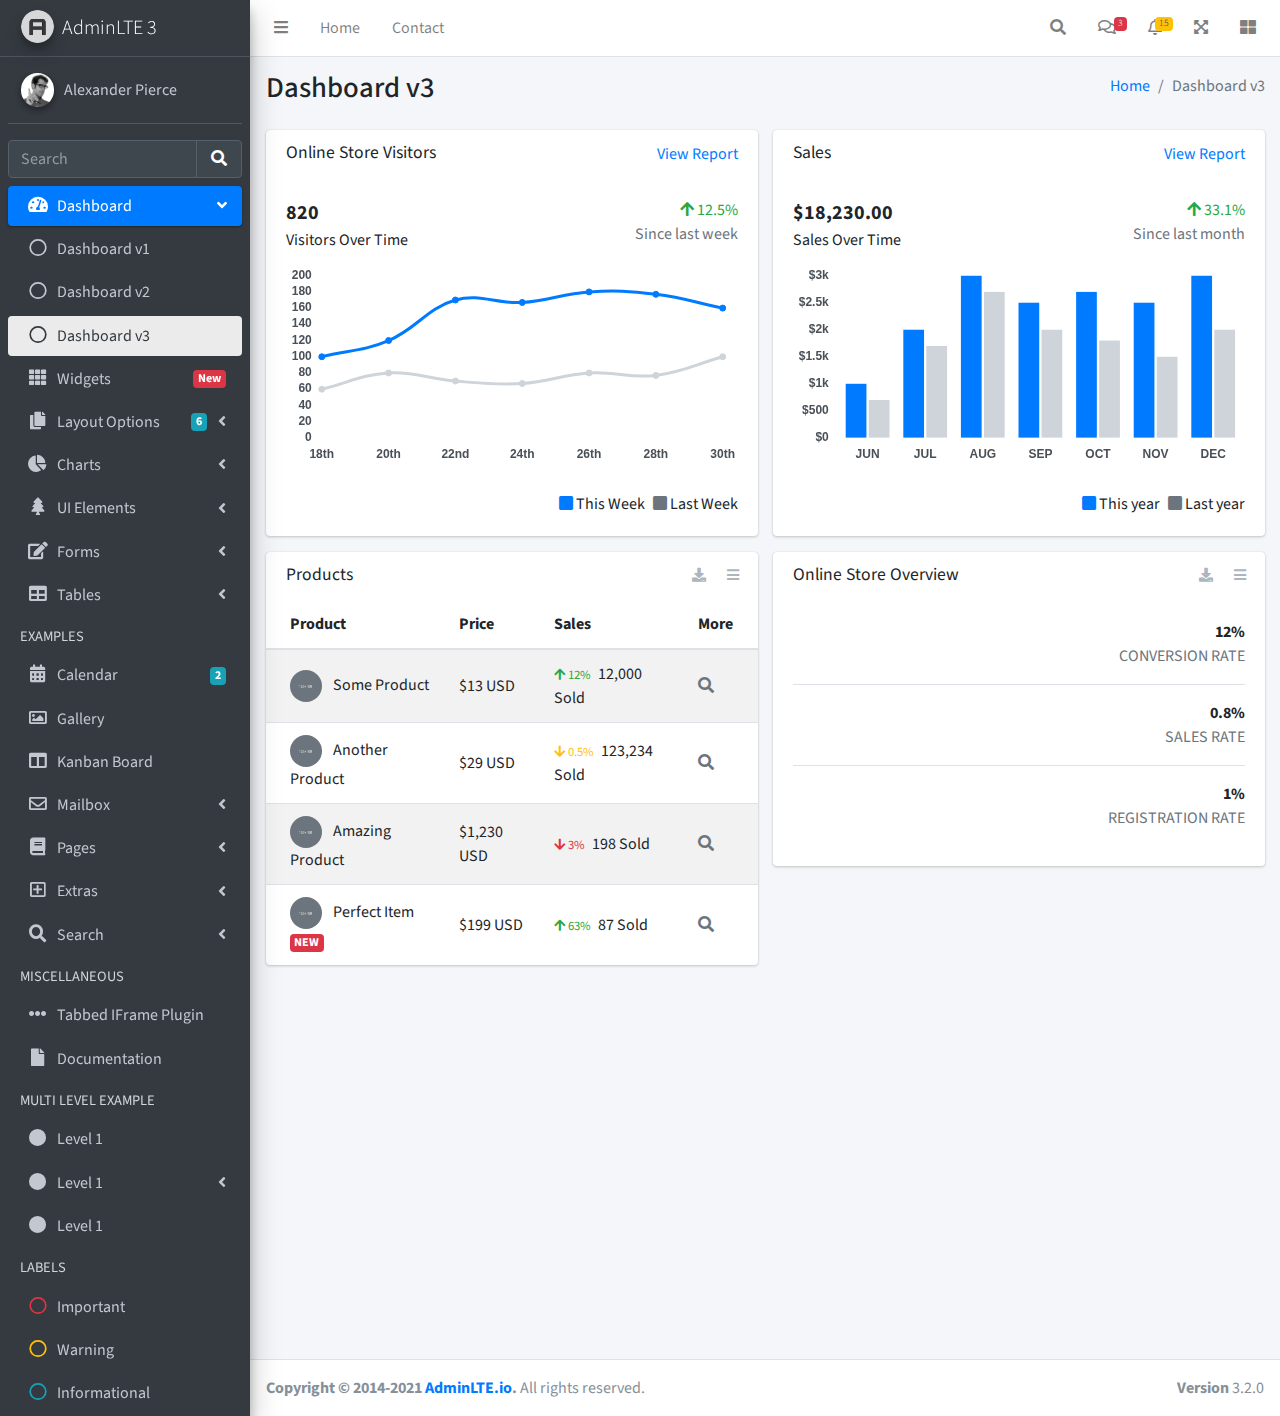
<file: assets/index3.html>
<!DOCTYPE html>
<html lang="en">
<head>
  <meta charset="utf-8">
  <meta name="viewport" content="width=device-width, initial-scale=1">
  <title>AdminLTE 3 | Dashboard 3</title>

  <!-- Google Font: Source Sans Pro -->
  <link rel="stylesheet" href="https://fonts.googleapis.com/css?family=Source+Sans+Pro:300,400,400i,700&display=fallback">
  <!-- Font Awesome Icons -->
  <link rel="stylesheet" href="plugins/fontawesome-free/css/all.min.css">
  <!-- IonIcons -->
  <link rel="stylesheet" href="https://code.ionicframework.com/ionicons/2.0.1/css/ionicons.min.css">
  <!-- Theme style -->
  <link rel="stylesheet" href="dist/css/adminlte.min.css">
</head>
<!--
`body` tag options:

  Apply one or more of the following classes to to the body tag
  to get the desired effect

  * sidebar-collapse
  * sidebar-mini
-->
<body class="hold-transition sidebar-mini">
<div class="wrapper">
  <!-- Navbar -->
  <nav class="main-header navbar navbar-expand navbar-white navbar-light">
    <!-- Left navbar links -->
    <ul class="navbar-nav">
      <li class="nav-item">
        <a class="nav-link" data-widget="pushmenu" href="#" role="button"><i class="fas fa-bars"></i></a>
      </li>
      <li class="nav-item d-none d-sm-inline-block">
        <a href="index3.html" class="nav-link">Home</a>
      </li>
      <li class="nav-item d-none d-sm-inline-block">
        <a href="#" class="nav-link">Contact</a>
      </li>
    </ul>

    <!-- Right navbar links -->
    <ul class="navbar-nav ml-auto">
      <!-- Navbar Search -->
      <li class="nav-item">
        <a class="nav-link" data-widget="navbar-search" href="#" role="button">
          <i class="fas fa-search"></i>
        </a>
        <div class="navbar-search-block">
          <form class="form-inline">
            <div class="input-group input-group-sm">
              <input class="form-control form-control-navbar" type="search" placeholder="Search" aria-label="Search">
              <div class="input-group-append">
                <button class="btn btn-navbar" type="submit">
                  <i class="fas fa-search"></i>
                </button>
                <button class="btn btn-navbar" type="button" data-widget="navbar-search">
                  <i class="fas fa-times"></i>
                </button>
              </div>
            </div>
          </form>
        </div>
      </li>

      <!-- Messages Dropdown Menu -->
      <li class="nav-item dropdown">
        <a class="nav-link" data-toggle="dropdown" href="#">
          <i class="far fa-comments"></i>
          <span class="badge badge-danger navbar-badge">3</span>
        </a>
        <div class="dropdown-menu dropdown-menu-lg dropdown-menu-right">
          <a href="#" class="dropdown-item">
            <!-- Message Start -->
            <div class="media">
              <img src="dist/img/user1-128x128.jpg" alt="User Avatar" class="img-size-50 mr-3 img-circle">
              <div class="media-body">
                <h3 class="dropdown-item-title">
                  Brad Diesel
                  <span class="float-right text-sm text-danger"><i class="fas fa-star"></i></span>
                </h3>
                <p class="text-sm">Call me whenever you can...</p>
                <p class="text-sm text-muted"><i class="far fa-clock mr-1"></i> 4 Hours Ago</p>
              </div>
            </div>
            <!-- Message End -->
          </a>
          <div class="dropdown-divider"></div>
          <a href="#" class="dropdown-item">
            <!-- Message Start -->
            <div class="media">
              <img src="dist/img/user8-128x128.jpg" alt="User Avatar" class="img-size-50 img-circle mr-3">
              <div class="media-body">
                <h3 class="dropdown-item-title">
                  John Pierce
                  <span class="float-right text-sm text-muted"><i class="fas fa-star"></i></span>
                </h3>
                <p class="text-sm">I got your message bro</p>
                <p class="text-sm text-muted"><i class="far fa-clock mr-1"></i> 4 Hours Ago</p>
              </div>
            </div>
            <!-- Message End -->
          </a>
          <div class="dropdown-divider"></div>
          <a href="#" class="dropdown-item">
            <!-- Message Start -->
            <div class="media">
              <img src="dist/img/user3-128x128.jpg" alt="User Avatar" class="img-size-50 img-circle mr-3">
              <div class="media-body">
                <h3 class="dropdown-item-title">
                  Nora Silvester
                  <span class="float-right text-sm text-warning"><i class="fas fa-star"></i></span>
                </h3>
                <p class="text-sm">The subject goes here</p>
                <p class="text-sm text-muted"><i class="far fa-clock mr-1"></i> 4 Hours Ago</p>
              </div>
            </div>
            <!-- Message End -->
          </a>
          <div class="dropdown-divider"></div>
          <a href="#" class="dropdown-item dropdown-footer">See All Messages</a>
        </div>
      </li>
      <!-- Notifications Dropdown Menu -->
      <li class="nav-item dropdown">
        <a class="nav-link" data-toggle="dropdown" href="#">
          <i class="far fa-bell"></i>
          <span class="badge badge-warning navbar-badge">15</span>
        </a>
        <div class="dropdown-menu dropdown-menu-lg dropdown-menu-right">
          <span class="dropdown-item dropdown-header">15 Notifications</span>
          <div class="dropdown-divider"></div>
          <a href="#" class="dropdown-item">
            <i class="fas fa-envelope mr-2"></i> 4 new messages
            <span class="float-right text-muted text-sm">3 mins</span>
          </a>
          <div class="dropdown-divider"></div>
          <a href="#" class="dropdown-item">
            <i class="fas fa-users mr-2"></i> 8 friend requests
            <span class="float-right text-muted text-sm">12 hours</span>
          </a>
          <div class="dropdown-divider"></div>
          <a href="#" class="dropdown-item">
            <i class="fas fa-file mr-2"></i> 3 new reports
            <span class="float-right text-muted text-sm">2 days</span>
          </a>
          <div class="dropdown-divider"></div>
          <a href="#" class="dropdown-item dropdown-footer">See All Notifications</a>
        </div>
      </li>
      <li class="nav-item">
        <a class="nav-link" data-widget="fullscreen" href="#" role="button">
          <i class="fas fa-expand-arrows-alt"></i>
        </a>
      </li>
      <li class="nav-item">
        <a class="nav-link" data-widget="control-sidebar" data-slide="true" href="#" role="button">
          <i class="fas fa-th-large"></i>
        </a>
      </li>
    </ul>
  </nav>
  <!-- /.navbar -->

  <!-- Main Sidebar Container -->
  <aside class="main-sidebar sidebar-dark-primary elevation-4">
    <!-- Brand Logo -->
    <a href="index3.html" class="brand-link">
      <img src="dist/img/AdminLTELogo.png" alt="AdminLTE Logo" class="brand-image img-circle elevation-3" style="opacity: .8">
      <span class="brand-text font-weight-light">AdminLTE 3</span>
    </a>

    <!-- Sidebar -->
    <div class="sidebar">
      <!-- Sidebar user panel (optional) -->
      <div class="user-panel mt-3 pb-3 mb-3 d-flex">
        <div class="image">
          <img src="dist/img/user2-160x160.jpg" class="img-circle elevation-2" alt="User Image">
        </div>
        <div class="info">
          <a href="#" class="d-block">Alexander Pierce</a>
        </div>
      </div>

      <!-- SidebarSearch Form -->
      <div class="form-inline">
        <div class="input-group" data-widget="sidebar-search">
          <input class="form-control form-control-sidebar" type="search" placeholder="Search" aria-label="Search">
          <div class="input-group-append">
            <button class="btn btn-sidebar">
              <i class="fas fa-search fa-fw"></i>
            </button>
          </div>
        </div>
      </div>

      <!-- Sidebar Menu -->
      <nav class="mt-2">
        <ul class="nav nav-pills nav-sidebar flex-column" data-widget="treeview" role="menu" data-accordion="false">
          <!-- Add icons to the links using the .nav-icon class
               with font-awesome or any other icon font library -->
          <li class="nav-item menu-open">
            <a href="#" class="nav-link active">
              <i class="nav-icon fas fa-tachometer-alt"></i>
              <p>
                Dashboard
                <i class="right fas fa-angle-left"></i>
              </p>
            </a>
            <ul class="nav nav-treeview">
              <li class="nav-item">
                <a href="./index.html" class="nav-link">
                  <i class="far fa-circle nav-icon"></i>
                  <p>Dashboard v1</p>
                </a>
              </li>
              <li class="nav-item">
                <a href="./index2.html" class="nav-link">
                  <i class="far fa-circle nav-icon"></i>
                  <p>Dashboard v2</p>
                </a>
              </li>
              <li class="nav-item">
                <a href="./index3.html" class="nav-link active">
                  <i class="far fa-circle nav-icon"></i>
                  <p>Dashboard v3</p>
                </a>
              </li>
            </ul>
          </li>
          <li class="nav-item">
            <a href="pages/widgets.html" class="nav-link">
              <i class="nav-icon fas fa-th"></i>
              <p>
                Widgets
                <span class="right badge badge-danger">New</span>
              </p>
            </a>
          </li>
          <li class="nav-item">
            <a href="#" class="nav-link">
              <i class="nav-icon fas fa-copy"></i>
              <p>
                Layout Options
                <i class="fas fa-angle-left right"></i>
                <span class="badge badge-info right">6</span>
              </p>
            </a>
            <ul class="nav nav-treeview">
              <li class="nav-item">
                <a href="pages/layout/top-nav.html" class="nav-link">
                  <i class="far fa-circle nav-icon"></i>
                  <p>Top Navigation</p>
                </a>
              </li>
              <li class="nav-item">
                <a href="pages/layout/top-nav-sidebar.html" class="nav-link">
                  <i class="far fa-circle nav-icon"></i>
                  <p>Top Navigation + Sidebar</p>
                </a>
              </li>
              <li class="nav-item">
                <a href="pages/layout/boxed.html" class="nav-link">
                  <i class="far fa-circle nav-icon"></i>
                  <p>Boxed</p>
                </a>
              </li>
              <li class="nav-item">
                <a href="pages/layout/fixed-sidebar.html" class="nav-link">
                  <i class="far fa-circle nav-icon"></i>
                  <p>Fixed Sidebar</p>
                </a>
              </li>
              <li class="nav-item">
                <a href="pages/layout/fixed-sidebar-custom.html" class="nav-link">
                  <i class="far fa-circle nav-icon"></i>
                  <p>Fixed Sidebar <small>+ Custom Area</small></p>
                </a>
              </li>
              <li class="nav-item">
                <a href="pages/layout/fixed-topnav.html" class="nav-link">
                  <i class="far fa-circle nav-icon"></i>
                  <p>Fixed Navbar</p>
                </a>
              </li>
              <li class="nav-item">
                <a href="pages/layout/fixed-footer.html" class="nav-link">
                  <i class="far fa-circle nav-icon"></i>
                  <p>Fixed Footer</p>
                </a>
              </li>
              <li class="nav-item">
                <a href="pages/layout/collapsed-sidebar.html" class="nav-link">
                  <i class="far fa-circle nav-icon"></i>
                  <p>Collapsed Sidebar</p>
                </a>
              </li>
            </ul>
          </li>
          <li class="nav-item">
            <a href="#" class="nav-link">
              <i class="nav-icon fas fa-chart-pie"></i>
              <p>
                Charts
                <i class="right fas fa-angle-left"></i>
              </p>
            </a>
            <ul class="nav nav-treeview">
              <li class="nav-item">
                <a href="pages/charts/chartjs.html" class="nav-link">
                  <i class="far fa-circle nav-icon"></i>
                  <p>ChartJS</p>
                </a>
              </li>
              <li class="nav-item">
                <a href="pages/charts/flot.html" class="nav-link">
                  <i class="far fa-circle nav-icon"></i>
                  <p>Flot</p>
                </a>
              </li>
              <li class="nav-item">
                <a href="pages/charts/inline.html" class="nav-link">
                  <i class="far fa-circle nav-icon"></i>
                  <p>Inline</p>
                </a>
              </li>
              <li class="nav-item">
                <a href="pages/charts/uplot.html" class="nav-link">
                  <i class="far fa-circle nav-icon"></i>
                  <p>uPlot</p>
                </a>
              </li>
            </ul>
          </li>
          <li class="nav-item">
            <a href="#" class="nav-link">
              <i class="nav-icon fas fa-tree"></i>
              <p>
                UI Elements
                <i class="fas fa-angle-left right"></i>
              </p>
            </a>
            <ul class="nav nav-treeview">
              <li class="nav-item">
                <a href="pages/UI/general.html" class="nav-link">
                  <i class="far fa-circle nav-icon"></i>
                  <p>General</p>
                </a>
              </li>
              <li class="nav-item">
                <a href="pages/UI/icons.html" class="nav-link">
                  <i class="far fa-circle nav-icon"></i>
                  <p>Icons</p>
                </a>
              </li>
              <li class="nav-item">
                <a href="pages/UI/buttons.html" class="nav-link">
                  <i class="far fa-circle nav-icon"></i>
                  <p>Buttons</p>
                </a>
              </li>
              <li class="nav-item">
                <a href="pages/UI/sliders.html" class="nav-link">
                  <i class="far fa-circle nav-icon"></i>
                  <p>Sliders</p>
                </a>
              </li>
              <li class="nav-item">
                <a href="pages/UI/modals.html" class="nav-link">
                  <i class="far fa-circle nav-icon"></i>
                  <p>Modals & Alerts</p>
                </a>
              </li>
              <li class="nav-item">
                <a href="pages/UI/navbar.html" class="nav-link">
                  <i class="far fa-circle nav-icon"></i>
                  <p>Navbar & Tabs</p>
                </a>
              </li>
              <li class="nav-item">
                <a href="pages/UI/timeline.html" class="nav-link">
                  <i class="far fa-circle nav-icon"></i>
                  <p>Timeline</p>
                </a>
              </li>
              <li class="nav-item">
                <a href="pages/UI/ribbons.html" class="nav-link">
                  <i class="far fa-circle nav-icon"></i>
                  <p>Ribbons</p>
                </a>
              </li>
            </ul>
          </li>
          <li class="nav-item">
            <a href="#" class="nav-link">
              <i class="nav-icon fas fa-edit"></i>
              <p>
                Forms
                <i class="fas fa-angle-left right"></i>
              </p>
            </a>
            <ul class="nav nav-treeview">
              <li class="nav-item">
                <a href="pages/forms/general.html" class="nav-link">
                  <i class="far fa-circle nav-icon"></i>
                  <p>General Elements</p>
                </a>
              </li>
              <li class="nav-item">
                <a href="pages/forms/advanced.html" class="nav-link">
                  <i class="far fa-circle nav-icon"></i>
                  <p>Advanced Elements</p>
                </a>
              </li>
              <li class="nav-item">
                <a href="pages/forms/editors.html" class="nav-link">
                  <i class="far fa-circle nav-icon"></i>
                  <p>Editors</p>
                </a>
              </li>
              <li class="nav-item">
                <a href="pages/forms/validation.html" class="nav-link">
                  <i class="far fa-circle nav-icon"></i>
                  <p>Validation</p>
                </a>
              </li>
            </ul>
          </li>
          <li class="nav-item">
            <a href="#" class="nav-link">
              <i class="nav-icon fas fa-table"></i>
              <p>
                Tables
                <i class="fas fa-angle-left right"></i>
              </p>
            </a>
            <ul class="nav nav-treeview">
              <li class="nav-item">
                <a href="pages/tables/simple.html" class="nav-link">
                  <i class="far fa-circle nav-icon"></i>
                  <p>Simple Tables</p>
                </a>
              </li>
              <li class="nav-item">
                <a href="pages/tables/data.html" class="nav-link">
                  <i class="far fa-circle nav-icon"></i>
                  <p>DataTables</p>
                </a>
              </li>
              <li class="nav-item">
                <a href="pages/tables/jsgrid.html" class="nav-link">
                  <i class="far fa-circle nav-icon"></i>
                  <p>jsGrid</p>
                </a>
              </li>
            </ul>
          </li>
          <li class="nav-header">EXAMPLES</li>
          <li class="nav-item">
            <a href="pages/calendar.html" class="nav-link">
              <i class="nav-icon fas fa-calendar-alt"></i>
              <p>
                Calendar
                <span class="badge badge-info right">2</span>
              </p>
            </a>
          </li>
          <li class="nav-item">
            <a href="pages/gallery.html" class="nav-link">
              <i class="nav-icon far fa-image"></i>
              <p>
                Gallery
              </p>
            </a>
          </li>
          <li class="nav-item">
            <a href="pages/kanban.html" class="nav-link">
              <i class="nav-icon fas fa-columns"></i>
              <p>
                Kanban Board
              </p>
            </a>
          </li>
          <li class="nav-item">
            <a href="#" class="nav-link">
              <i class="nav-icon far fa-envelope"></i>
              <p>
                Mailbox
                <i class="fas fa-angle-left right"></i>
              </p>
            </a>
            <ul class="nav nav-treeview">
              <li class="nav-item">
                <a href="pages/mailbox/mailbox.html" class="nav-link">
                  <i class="far fa-circle nav-icon"></i>
                  <p>Inbox</p>
                </a>
              </li>
              <li class="nav-item">
                <a href="pages/mailbox/compose.html" class="nav-link">
                  <i class="far fa-circle nav-icon"></i>
                  <p>Compose</p>
                </a>
              </li>
              <li class="nav-item">
                <a href="pages/mailbox/read-mail.html" class="nav-link">
                  <i class="far fa-circle nav-icon"></i>
                  <p>Read</p>
                </a>
              </li>
            </ul>
          </li>
          <li class="nav-item">
            <a href="#" class="nav-link">
              <i class="nav-icon fas fa-book"></i>
              <p>
                Pages
                <i class="fas fa-angle-left right"></i>
              </p>
            </a>
            <ul class="nav nav-treeview">
              <li class="nav-item">
                <a href="pages/examples/invoice.html" class="nav-link">
                  <i class="far fa-circle nav-icon"></i>
                  <p>Invoice</p>
                </a>
              </li>
              <li class="nav-item">
                <a href="pages/examples/profile.html" class="nav-link">
                  <i class="far fa-circle nav-icon"></i>
                  <p>Profile</p>
                </a>
              </li>
              <li class="nav-item">
                <a href="pages/examples/e-commerce.html" class="nav-link">
                  <i class="far fa-circle nav-icon"></i>
                  <p>E-commerce</p>
                </a>
              </li>
              <li class="nav-item">
                <a href="pages/examples/projects.html" class="nav-link">
                  <i class="far fa-circle nav-icon"></i>
                  <p>Projects</p>
                </a>
              </li>
              <li class="nav-item">
                <a href="pages/examples/project-add.html" class="nav-link">
                  <i class="far fa-circle nav-icon"></i>
                  <p>Project Add</p>
                </a>
              </li>
              <li class="nav-item">
                <a href="pages/examples/project-edit.html" class="nav-link">
                  <i class="far fa-circle nav-icon"></i>
                  <p>Project Edit</p>
                </a>
              </li>
              <li class="nav-item">
                <a href="pages/examples/project-detail.html" class="nav-link">
                  <i class="far fa-circle nav-icon"></i>
                  <p>Project Detail</p>
                </a>
              </li>
              <li class="nav-item">
                <a href="pages/examples/contacts.html" class="nav-link">
                  <i class="far fa-circle nav-icon"></i>
                  <p>Contacts</p>
                </a>
              </li>
              <li class="nav-item">
                <a href="pages/examples/faq.html" class="nav-link">
                  <i class="far fa-circle nav-icon"></i>
                  <p>FAQ</p>
                </a>
              </li>
              <li class="nav-item">
                <a href="pages/examples/contact-us.html" class="nav-link">
                  <i class="far fa-circle nav-icon"></i>
                  <p>Contact us</p>
                </a>
              </li>
            </ul>
          </li>
          <li class="nav-item">
            <a href="#" class="nav-link">
              <i class="nav-icon far fa-plus-square"></i>
              <p>
                Extras
                <i class="fas fa-angle-left right"></i>
              </p>
            </a>
            <ul class="nav nav-treeview">
              <li class="nav-item">
                <a href="#" class="nav-link">
                  <i class="far fa-circle nav-icon"></i>
                  <p>
                    Login & Register v1
                    <i class="fas fa-angle-left right"></i>
                  </p>
                </a>
                <ul class="nav nav-treeview">
                  <li class="nav-item">
                    <a href="pages/examples/login.html" class="nav-link">
                      <i class="far fa-circle nav-icon"></i>
                      <p>Login v1</p>
                    </a>
                  </li>
                  <li class="nav-item">
                    <a href="pages/examples/register.html" class="nav-link">
                      <i class="far fa-circle nav-icon"></i>
                      <p>Register v1</p>
                    </a>
                  </li>
                  <li class="nav-item">
                    <a href="pages/examples/forgot-password.html" class="nav-link">
                      <i class="far fa-circle nav-icon"></i>
                      <p>Forgot Password v1</p>
                    </a>
                  </li>
                  <li class="nav-item">
                    <a href="pages/examples/recover-password.html" class="nav-link">
                      <i class="far fa-circle nav-icon"></i>
                      <p>Recover Password v1</p>
                    </a>
                  </li>
                </ul>
              </li>
              <li class="nav-item">
                <a href="#" class="nav-link">
                  <i class="far fa-circle nav-icon"></i>
                  <p>
                    Login & Register v2
                    <i class="fas fa-angle-left right"></i>
                  </p>
                </a>
                <ul class="nav nav-treeview">
                  <li class="nav-item">
                    <a href="pages/examples/login-v2.html" class="nav-link">
                      <i class="far fa-circle nav-icon"></i>
                      <p>Login v2</p>
                    </a>
                  </li>
                  <li class="nav-item">
                    <a href="pages/examples/register-v2.html" class="nav-link">
                      <i class="far fa-circle nav-icon"></i>
                      <p>Register v2</p>
                    </a>
                  </li>
                  <li class="nav-item">
                    <a href="pages/examples/forgot-password-v2.html" class="nav-link">
                      <i class="far fa-circle nav-icon"></i>
                      <p>Forgot Password v2</p>
                    </a>
                  </li>
                  <li class="nav-item">
                    <a href="pages/examples/recover-password-v2.html" class="nav-link">
                      <i class="far fa-circle nav-icon"></i>
                      <p>Recover Password v2</p>
                    </a>
                  </li>
                </ul>
              </li>
              <li class="nav-item">
                <a href="pages/examples/lockscreen.html" class="nav-link">
                  <i class="far fa-circle nav-icon"></i>
                  <p>Lockscreen</p>
                </a>
              </li>
              <li class="nav-item">
                <a href="pages/examples/legacy-user-menu.html" class="nav-link">
                  <i class="far fa-circle nav-icon"></i>
                  <p>Legacy User Menu</p>
                </a>
              </li>
              <li class="nav-item">
                <a href="pages/examples/language-menu.html" class="nav-link">
                  <i class="far fa-circle nav-icon"></i>
                  <p>Language Menu</p>
                </a>
              </li>
              <li class="nav-item">
                <a href="pages/examples/404.html" class="nav-link">
                  <i class="far fa-circle nav-icon"></i>
                  <p>Error 404</p>
                </a>
              </li>
              <li class="nav-item">
                <a href="pages/examples/500.html" class="nav-link">
                  <i class="far fa-circle nav-icon"></i>
                  <p>Error 500</p>
                </a>
              </li>
              <li class="nav-item">
                <a href="pages/examples/pace.html" class="nav-link">
                  <i class="far fa-circle nav-icon"></i>
                  <p>Pace</p>
                </a>
              </li>
              <li class="nav-item">
                <a href="pages/examples/blank.html" class="nav-link">
                  <i class="far fa-circle nav-icon"></i>
                  <p>Blank Page</p>
                </a>
              </li>
              <li class="nav-item">
                <a href="starter.html" class="nav-link">
                  <i class="far fa-circle nav-icon"></i>
                  <p>Starter Page</p>
                </a>
              </li>
            </ul>
          </li>
          <li class="nav-item">
            <a href="#" class="nav-link">
              <i class="nav-icon fas fa-search"></i>
              <p>
                Search
                <i class="fas fa-angle-left right"></i>
              </p>
            </a>
            <ul class="nav nav-treeview">
              <li class="nav-item">
                <a href="pages/search/simple.html" class="nav-link">
                  <i class="far fa-circle nav-icon"></i>
                  <p>Simple Search</p>
                </a>
              </li>
              <li class="nav-item">
                <a href="pages/search/enhanced.html" class="nav-link">
                  <i class="far fa-circle nav-icon"></i>
                  <p>Enhanced</p>
                </a>
              </li>
            </ul>
          </li>
          <li class="nav-header">MISCELLANEOUS</li>
          <li class="nav-item">
            <a href="iframe.html" class="nav-link">
              <i class="nav-icon fas fa-ellipsis-h"></i>
              <p>Tabbed IFrame Plugin</p>
            </a>
          </li>
          <li class="nav-item">
            <a href="https://adminlte.io/docs/3.1/" class="nav-link">
              <i class="nav-icon fas fa-file"></i>
              <p>Documentation</p>
            </a>
          </li>
          <li class="nav-header">MULTI LEVEL EXAMPLE</li>
          <li class="nav-item">
            <a href="#" class="nav-link">
              <i class="fas fa-circle nav-icon"></i>
              <p>Level 1</p>
            </a>
          </li>
          <li class="nav-item">
            <a href="#" class="nav-link">
              <i class="nav-icon fas fa-circle"></i>
              <p>
                Level 1
                <i class="right fas fa-angle-left"></i>
              </p>
            </a>
            <ul class="nav nav-treeview">
              <li class="nav-item">
                <a href="#" class="nav-link">
                  <i class="far fa-circle nav-icon"></i>
                  <p>Level 2</p>
                </a>
              </li>
              <li class="nav-item">
                <a href="#" class="nav-link">
                  <i class="far fa-circle nav-icon"></i>
                  <p>
                    Level 2
                    <i class="right fas fa-angle-left"></i>
                  </p>
                </a>
                <ul class="nav nav-treeview">
                  <li class="nav-item">
                    <a href="#" class="nav-link">
                      <i class="far fa-dot-circle nav-icon"></i>
                      <p>Level 3</p>
                    </a>
                  </li>
                  <li class="nav-item">
                    <a href="#" class="nav-link">
                      <i class="far fa-dot-circle nav-icon"></i>
                      <p>Level 3</p>
                    </a>
                  </li>
                  <li class="nav-item">
                    <a href="#" class="nav-link">
                      <i class="far fa-dot-circle nav-icon"></i>
                      <p>Level 3</p>
                    </a>
                  </li>
                </ul>
              </li>
              <li class="nav-item">
                <a href="#" class="nav-link">
                  <i class="far fa-circle nav-icon"></i>
                  <p>Level 2</p>
                </a>
              </li>
            </ul>
          </li>
          <li class="nav-item">
            <a href="#" class="nav-link">
              <i class="fas fa-circle nav-icon"></i>
              <p>Level 1</p>
            </a>
          </li>
          <li class="nav-header">LABELS</li>
          <li class="nav-item">
            <a href="#" class="nav-link">
              <i class="nav-icon far fa-circle text-danger"></i>
              <p class="text">Important</p>
            </a>
          </li>
          <li class="nav-item">
            <a href="#" class="nav-link">
              <i class="nav-icon far fa-circle text-warning"></i>
              <p>Warning</p>
            </a>
          </li>
          <li class="nav-item">
            <a href="#" class="nav-link">
              <i class="nav-icon far fa-circle text-info"></i>
              <p>Informational</p>
            </a>
          </li>
        </ul>
      </nav>
      <!-- /.sidebar-menu -->
    </div>
    <!-- /.sidebar -->
  </aside>

  <!-- Content Wrapper. Contains page content -->
  <div class="content-wrapper">
    <!-- Content Header (Page header) -->
    <div class="content-header">
      <div class="container-fluid">
        <div class="row mb-2">
          <div class="col-sm-6">
            <h1 class="m-0">Dashboard v3</h1>
          </div><!-- /.col -->
          <div class="col-sm-6">
            <ol class="breadcrumb float-sm-right">
              <li class="breadcrumb-item"><a href="#">Home</a></li>
              <li class="breadcrumb-item active">Dashboard v3</li>
            </ol>
          </div><!-- /.col -->
        </div><!-- /.row -->
      </div><!-- /.container-fluid -->
    </div>
    <!-- /.content-header -->

    <!-- Main content -->
    <div class="content">
      <div class="container-fluid">
        <div class="row">
          <div class="col-lg-6">
            <div class="card">
              <div class="card-header border-0">
                <div class="d-flex justify-content-between">
                  <h3 class="card-title">Online Store Visitors</h3>
                  <a href="javascript:void(0);">View Report</a>
                </div>
              </div>
              <div class="card-body">
                <div class="d-flex">
                  <p class="d-flex flex-column">
                    <span class="text-bold text-lg">820</span>
                    <span>Visitors Over Time</span>
                  </p>
                  <p class="ml-auto d-flex flex-column text-right">
                    <span class="text-success">
                      <i class="fas fa-arrow-up"></i> 12.5%
                    </span>
                    <span class="text-muted">Since last week</span>
                  </p>
                </div>
                <!-- /.d-flex -->

                <div class="position-relative mb-4">
                  <canvas id="visitors-chart" height="200"></canvas>
                </div>

                <div class="d-flex flex-row justify-content-end">
                  <span class="mr-2">
                    <i class="fas fa-square text-primary"></i> This Week
                  </span>

                  <span>
                    <i class="fas fa-square text-gray"></i> Last Week
                  </span>
                </div>
              </div>
            </div>
            <!-- /.card -->

            <div class="card">
              <div class="card-header border-0">
                <h3 class="card-title">Products</h3>
                <div class="card-tools">
                  <a href="#" class="btn btn-tool btn-sm">
                    <i class="fas fa-download"></i>
                  </a>
                  <a href="#" class="btn btn-tool btn-sm">
                    <i class="fas fa-bars"></i>
                  </a>
                </div>
              </div>
              <div class="card-body table-responsive p-0">
                <table class="table table-striped table-valign-middle">
                  <thead>
                  <tr>
                    <th>Product</th>
                    <th>Price</th>
                    <th>Sales</th>
                    <th>More</th>
                  </tr>
                  </thead>
                  <tbody>
                  <tr>
                    <td>
                      <img src="dist/img/default-150x150.png" alt="Product 1" class="img-circle img-size-32 mr-2">
                      Some Product
                    </td>
                    <td>$13 USD</td>
                    <td>
                      <small class="text-success mr-1">
                        <i class="fas fa-arrow-up"></i>
                        12%
                      </small>
                      12,000 Sold
                    </td>
                    <td>
                      <a href="#" class="text-muted">
                        <i class="fas fa-search"></i>
                      </a>
                    </td>
                  </tr>
                  <tr>
                    <td>
                      <img src="dist/img/default-150x150.png" alt="Product 1" class="img-circle img-size-32 mr-2">
                      Another Product
                    </td>
                    <td>$29 USD</td>
                    <td>
                      <small class="text-warning mr-1">
                        <i class="fas fa-arrow-down"></i>
                        0.5%
                      </small>
                      123,234 Sold
                    </td>
                    <td>
                      <a href="#" class="text-muted">
                        <i class="fas fa-search"></i>
                      </a>
                    </td>
                  </tr>
                  <tr>
                    <td>
                      <img src="dist/img/default-150x150.png" alt="Product 1" class="img-circle img-size-32 mr-2">
                      Amazing Product
                    </td>
                    <td>$1,230 USD</td>
                    <td>
                      <small class="text-danger mr-1">
                        <i class="fas fa-arrow-down"></i>
                        3%
                      </small>
                      198 Sold
                    </td>
                    <td>
                      <a href="#" class="text-muted">
                        <i class="fas fa-search"></i>
                      </a>
                    </td>
                  </tr>
                  <tr>
                    <td>
                      <img src="dist/img/default-150x150.png" alt="Product 1" class="img-circle img-size-32 mr-2">
                      Perfect Item
                      <span class="badge bg-danger">NEW</span>
                    </td>
                    <td>$199 USD</td>
                    <td>
                      <small class="text-success mr-1">
                        <i class="fas fa-arrow-up"></i>
                        63%
                      </small>
                      87 Sold
                    </td>
                    <td>
                      <a href="#" class="text-muted">
                        <i class="fas fa-search"></i>
                      </a>
                    </td>
                  </tr>
                  </tbody>
                </table>
              </div>
            </div>
            <!-- /.card -->
          </div>
          <!-- /.col-md-6 -->
          <div class="col-lg-6">
            <div class="card">
              <div class="card-header border-0">
                <div class="d-flex justify-content-between">
                  <h3 class="card-title">Sales</h3>
                  <a href="javascript:void(0);">View Report</a>
                </div>
              </div>
              <div class="card-body">
                <div class="d-flex">
                  <p class="d-flex flex-column">
                    <span class="text-bold text-lg">$18,230.00</span>
                    <span>Sales Over Time</span>
                  </p>
                  <p class="ml-auto d-flex flex-column text-right">
                    <span class="text-success">
                      <i class="fas fa-arrow-up"></i> 33.1%
                    </span>
                    <span class="text-muted">Since last month</span>
                  </p>
                </div>
                <!-- /.d-flex -->

                <div class="position-relative mb-4">
                  <canvas id="sales-chart" height="200"></canvas>
                </div>

                <div class="d-flex flex-row justify-content-end">
                  <span class="mr-2">
                    <i class="fas fa-square text-primary"></i> This year
                  </span>

                  <span>
                    <i class="fas fa-square text-gray"></i> Last year
                  </span>
                </div>
              </div>
            </div>
            <!-- /.card -->

            <div class="card">
              <div class="card-header border-0">
                <h3 class="card-title">Online Store Overview</h3>
                <div class="card-tools">
                  <a href="#" class="btn btn-sm btn-tool">
                    <i class="fas fa-download"></i>
                  </a>
                  <a href="#" class="btn btn-sm btn-tool">
                    <i class="fas fa-bars"></i>
                  </a>
                </div>
              </div>
              <div class="card-body">
                <div class="d-flex justify-content-between align-items-center border-bottom mb-3">
                  <p class="text-success text-xl">
                    <i class="ion ion-ios-refresh-empty"></i>
                  </p>
                  <p class="d-flex flex-column text-right">
                    <span class="font-weight-bold">
                      <i class="ion ion-android-arrow-up text-success"></i> 12%
                    </span>
                    <span class="text-muted">CONVERSION RATE</span>
                  </p>
                </div>
                <!-- /.d-flex -->
                <div class="d-flex justify-content-between align-items-center border-bottom mb-3">
                  <p class="text-warning text-xl">
                    <i class="ion ion-ios-cart-outline"></i>
                  </p>
                  <p class="d-flex flex-column text-right">
                    <span class="font-weight-bold">
                      <i class="ion ion-android-arrow-up text-warning"></i> 0.8%
                    </span>
                    <span class="text-muted">SALES RATE</span>
                  </p>
                </div>
                <!-- /.d-flex -->
                <div class="d-flex justify-content-between align-items-center mb-0">
                  <p class="text-danger text-xl">
                    <i class="ion ion-ios-people-outline"></i>
                  </p>
                  <p class="d-flex flex-column text-right">
                    <span class="font-weight-bold">
                      <i class="ion ion-android-arrow-down text-danger"></i> 1%
                    </span>
                    <span class="text-muted">REGISTRATION RATE</span>
                  </p>
                </div>
                <!-- /.d-flex -->
              </div>
            </div>
          </div>
          <!-- /.col-md-6 -->
        </div>
        <!-- /.row -->
      </div>
      <!-- /.container-fluid -->
    </div>
    <!-- /.content -->
  </div>
  <!-- /.content-wrapper -->

  <!-- Control Sidebar -->
  <aside class="control-sidebar control-sidebar-dark">
    <!-- Control sidebar content goes here -->
  </aside>
  <!-- /.control-sidebar -->

  <!-- Main Footer -->
  <footer class="main-footer">
    <strong>Copyright &copy; 2014-2021 <a href="https://adminlte.io">AdminLTE.io</a>.</strong>
    All rights reserved.
    <div class="float-right d-none d-sm-inline-block">
      <b>Version</b> 3.2.0
    </div>
  </footer>
</div>
<!-- ./wrapper -->

<!-- REQUIRED SCRIPTS -->

<!-- jQuery -->
<script src="plugins/jquery/jquery.min.js"></script>
<!-- Bootstrap -->
<script src="plugins/bootstrap/js/bootstrap.bundle.min.js"></script>
<!-- AdminLTE -->
<script src="dist/js/adminlte.js"></script>

<!-- OPTIONAL SCRIPTS -->
<script src="plugins/chart.js/Chart.min.js"></script>
<!-- AdminLTE for demo purposes -->
<script src="dist/js/demo.js"></script>
<!-- AdminLTE dashboard demo (This is only for demo purposes) -->
<script src="dist/js/pages/dashboard3.js"></script>
</body>
</html>
</file>
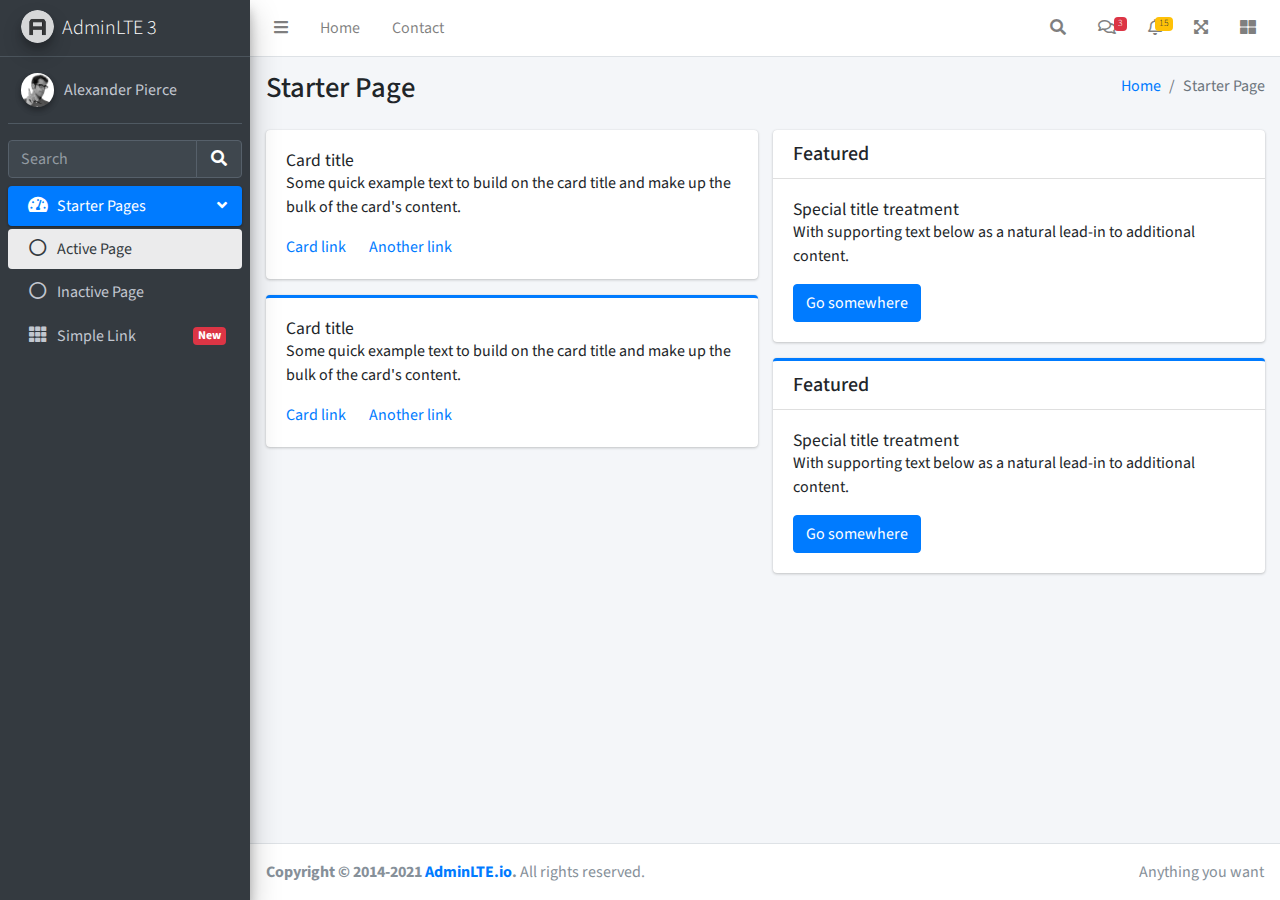
<file: assets/starter.html>
<!DOCTYPE html>
<!--
This is a starter template page. Use this page to start your new project from
scratch. This page gets rid of all links and provides the needed markup only.
-->
<html lang="en">
<head>
  <meta charset="utf-8">
  <meta name="viewport" content="width=device-width, initial-scale=1">
  <title>AdminLTE 3 | Starter</title>

  <!-- Google Font: Source Sans Pro -->
  <link rel="stylesheet" href="https://fonts.googleapis.com/css?family=Source+Sans+Pro:300,400,400i,700&display=fallback">
  <!-- Font Awesome Icons -->
  <link rel="stylesheet" href="plugins/fontawesome-free/css/all.min.css">
  <!-- Theme style -->
  <link rel="stylesheet" href="dist/css/adminlte.min.css">
</head>
<body class="hold-transition sidebar-mini">
<div class="wrapper">

  <!-- Navbar -->
  <nav class="main-header navbar navbar-expand navbar-white navbar-light">
    <!-- Left navbar links -->
    <ul class="navbar-nav">
      <li class="nav-item">
        <a class="nav-link" data-widget="pushmenu" href="#" role="button"><i class="fas fa-bars"></i></a>
      </li>
      <li class="nav-item d-none d-sm-inline-block">
        <a href="index3.html" class="nav-link">Home</a>
      </li>
      <li class="nav-item d-none d-sm-inline-block">
        <a href="#" class="nav-link">Contact</a>
      </li>
    </ul>

    <!-- Right navbar links -->
    <ul class="navbar-nav ml-auto">
      <!-- Navbar Search -->
      <li class="nav-item">
        <a class="nav-link" data-widget="navbar-search" href="#" role="button">
          <i class="fas fa-search"></i>
        </a>
        <div class="navbar-search-block">
          <form class="form-inline">
            <div class="input-group input-group-sm">
              <input class="form-control form-control-navbar" type="search" placeholder="Search" aria-label="Search">
              <div class="input-group-append">
                <button class="btn btn-navbar" type="submit">
                  <i class="fas fa-search"></i>
                </button>
                <button class="btn btn-navbar" type="button" data-widget="navbar-search">
                  <i class="fas fa-times"></i>
                </button>
              </div>
            </div>
          </form>
        </div>
      </li>

      <!-- Messages Dropdown Menu -->
      <li class="nav-item dropdown">
        <a class="nav-link" data-toggle="dropdown" href="#">
          <i class="far fa-comments"></i>
          <span class="badge badge-danger navbar-badge">3</span>
        </a>
        <div class="dropdown-menu dropdown-menu-lg dropdown-menu-right">
          <a href="#" class="dropdown-item">
            <!-- Message Start -->
            <div class="media">
              <img src="dist/img/user1-128x128.jpg" alt="User Avatar" class="img-size-50 mr-3 img-circle">
              <div class="media-body">
                <h3 class="dropdown-item-title">
                  Brad Diesel
                  <span class="float-right text-sm text-danger"><i class="fas fa-star"></i></span>
                </h3>
                <p class="text-sm">Call me whenever you can...</p>
                <p class="text-sm text-muted"><i class="far fa-clock mr-1"></i> 4 Hours Ago</p>
              </div>
            </div>
            <!-- Message End -->
          </a>
          <div class="dropdown-divider"></div>
          <a href="#" class="dropdown-item">
            <!-- Message Start -->
            <div class="media">
              <img src="dist/img/user8-128x128.jpg" alt="User Avatar" class="img-size-50 img-circle mr-3">
              <div class="media-body">
                <h3 class="dropdown-item-title">
                  John Pierce
                  <span class="float-right text-sm text-muted"><i class="fas fa-star"></i></span>
                </h3>
                <p class="text-sm">I got your message bro</p>
                <p class="text-sm text-muted"><i class="far fa-clock mr-1"></i> 4 Hours Ago</p>
              </div>
            </div>
            <!-- Message End -->
          </a>
          <div class="dropdown-divider"></div>
          <a href="#" class="dropdown-item">
            <!-- Message Start -->
            <div class="media">
              <img src="dist/img/user3-128x128.jpg" alt="User Avatar" class="img-size-50 img-circle mr-3">
              <div class="media-body">
                <h3 class="dropdown-item-title">
                  Nora Silvester
                  <span class="float-right text-sm text-warning"><i class="fas fa-star"></i></span>
                </h3>
                <p class="text-sm">The subject goes here</p>
                <p class="text-sm text-muted"><i class="far fa-clock mr-1"></i> 4 Hours Ago</p>
              </div>
            </div>
            <!-- Message End -->
          </a>
          <div class="dropdown-divider"></div>
          <a href="#" class="dropdown-item dropdown-footer">See All Messages</a>
        </div>
      </li>
      <!-- Notifications Dropdown Menu -->
      <li class="nav-item dropdown">
        <a class="nav-link" data-toggle="dropdown" href="#">
          <i class="far fa-bell"></i>
          <span class="badge badge-warning navbar-badge">15</span>
        </a>
        <div class="dropdown-menu dropdown-menu-lg dropdown-menu-right">
          <span class="dropdown-header">15 Notifications</span>
          <div class="dropdown-divider"></div>
          <a href="#" class="dropdown-item">
            <i class="fas fa-envelope mr-2"></i> 4 new messages
            <span class="float-right text-muted text-sm">3 mins</span>
          </a>
          <div class="dropdown-divider"></div>
          <a href="#" class="dropdown-item">
            <i class="fas fa-users mr-2"></i> 8 friend requests
            <span class="float-right text-muted text-sm">12 hours</span>
          </a>
          <div class="dropdown-divider"></div>
          <a href="#" class="dropdown-item">
            <i class="fas fa-file mr-2"></i> 3 new reports
            <span class="float-right text-muted text-sm">2 days</span>
          </a>
          <div class="dropdown-divider"></div>
          <a href="#" class="dropdown-item dropdown-footer">See All Notifications</a>
        </div>
      </li>
      <li class="nav-item">
        <a class="nav-link" data-widget="fullscreen" href="#" role="button">
          <i class="fas fa-expand-arrows-alt"></i>
        </a>
      </li>
      <li class="nav-item">
        <a class="nav-link" data-widget="control-sidebar" data-slide="true" href="#" role="button">
          <i class="fas fa-th-large"></i>
        </a>
      </li>
    </ul>
  </nav>
  <!-- /.navbar -->

  <!-- Main Sidebar Container -->
  <aside class="main-sidebar sidebar-dark-primary elevation-4">
    <!-- Brand Logo -->
    <a href="index3.html" class="brand-link">
      <img src="dist/img/AdminLTELogo.png" alt="AdminLTE Logo" class="brand-image img-circle elevation-3" style="opacity: .8">
      <span class="brand-text font-weight-light">AdminLTE 3</span>
    </a>

    <!-- Sidebar -->
    <div class="sidebar">
      <!-- Sidebar user panel (optional) -->
      <div class="user-panel mt-3 pb-3 mb-3 d-flex">
        <div class="image">
          <img src="dist/img/user2-160x160.jpg" class="img-circle elevation-2" alt="User Image">
        </div>
        <div class="info">
          <a href="#" class="d-block">Alexander Pierce</a>
        </div>
      </div>

      <!-- SidebarSearch Form -->
      <div class="form-inline">
        <div class="input-group" data-widget="sidebar-search">
          <input class="form-control form-control-sidebar" type="search" placeholder="Search" aria-label="Search">
          <div class="input-group-append">
            <button class="btn btn-sidebar">
              <i class="fas fa-search fa-fw"></i>
            </button>
          </div>
        </div>
      </div>

      <!-- Sidebar Menu -->
      <nav class="mt-2">
        <ul class="nav nav-pills nav-sidebar flex-column" data-widget="treeview" role="menu" data-accordion="false">
          <!-- Add icons to the links using the .nav-icon class
               with font-awesome or any other icon font library -->
          <li class="nav-item menu-open">
            <a href="#" class="nav-link active">
              <i class="nav-icon fas fa-tachometer-alt"></i>
              <p>
                Starter Pages
                <i class="right fas fa-angle-left"></i>
              </p>
            </a>
            <ul class="nav nav-treeview">
              <li class="nav-item">
                <a href="#" class="nav-link active">
                  <i class="far fa-circle nav-icon"></i>
                  <p>Active Page</p>
                </a>
              </li>
              <li class="nav-item">
                <a href="#" class="nav-link">
                  <i class="far fa-circle nav-icon"></i>
                  <p>Inactive Page</p>
                </a>
              </li>
            </ul>
          </li>
          <li class="nav-item">
            <a href="#" class="nav-link">
              <i class="nav-icon fas fa-th"></i>
              <p>
                Simple Link
                <span class="right badge badge-danger">New</span>
              </p>
            </a>
          </li>
        </ul>
      </nav>
      <!-- /.sidebar-menu -->
    </div>
    <!-- /.sidebar -->
  </aside>

  <!-- Content Wrapper. Contains page content -->
  <div class="content-wrapper">
    <!-- Content Header (Page header) -->
    <div class="content-header">
      <div class="container-fluid">
        <div class="row mb-2">
          <div class="col-sm-6">
            <h1 class="m-0">Starter Page</h1>
          </div><!-- /.col -->
          <div class="col-sm-6">
            <ol class="breadcrumb float-sm-right">
              <li class="breadcrumb-item"><a href="#">Home</a></li>
              <li class="breadcrumb-item active">Starter Page</li>
            </ol>
          </div><!-- /.col -->
        </div><!-- /.row -->
      </div><!-- /.container-fluid -->
    </div>
    <!-- /.content-header -->

    <!-- Main content -->
    <div class="content">
      <div class="container-fluid">
        <div class="row">
          <div class="col-lg-6">
            <div class="card">
              <div class="card-body">
                <h5 class="card-title">Card title</h5>

                <p class="card-text">
                  Some quick example text to build on the card title and make up the bulk of the card's
                  content.
                </p>

                <a href="#" class="card-link">Card link</a>
                <a href="#" class="card-link">Another link</a>
              </div>
            </div>

            <div class="card card-primary card-outline">
              <div class="card-body">
                <h5 class="card-title">Card title</h5>

                <p class="card-text">
                  Some quick example text to build on the card title and make up the bulk of the card's
                  content.
                </p>
                <a href="#" class="card-link">Card link</a>
                <a href="#" class="card-link">Another link</a>
              </div>
            </div><!-- /.card -->
          </div>
          <!-- /.col-md-6 -->
          <div class="col-lg-6">
            <div class="card">
              <div class="card-header">
                <h5 class="m-0">Featured</h5>
              </div>
              <div class="card-body">
                <h6 class="card-title">Special title treatment</h6>

                <p class="card-text">With supporting text below as a natural lead-in to additional content.</p>
                <a href="#" class="btn btn-primary">Go somewhere</a>
              </div>
            </div>

            <div class="card card-primary card-outline">
              <div class="card-header">
                <h5 class="m-0">Featured</h5>
              </div>
              <div class="card-body">
                <h6 class="card-title">Special title treatment</h6>

                <p class="card-text">With supporting text below as a natural lead-in to additional content.</p>
                <a href="#" class="btn btn-primary">Go somewhere</a>
              </div>
            </div>
          </div>
          <!-- /.col-md-6 -->
        </div>
        <!-- /.row -->
      </div><!-- /.container-fluid -->
    </div>
    <!-- /.content -->
  </div>
  <!-- /.content-wrapper -->

  <!-- Control Sidebar -->
  <aside class="control-sidebar control-sidebar-dark">
    <!-- Control sidebar content goes here -->
    <div class="p-3">
      <h5>Title</h5>
      <p>Sidebar content</p>
    </div>
  </aside>
  <!-- /.control-sidebar -->

  <!-- Main Footer -->
  <footer class="main-footer">
    <!-- To the right -->
    <div class="float-right d-none d-sm-inline">
      Anything you want
    </div>
    <!-- Default to the left -->
    <strong>Copyright &copy; 2014-2021 <a href="https://adminlte.io">AdminLTE.io</a>.</strong> All rights reserved.
  </footer>
</div>
<!-- ./wrapper -->

<!-- REQUIRED SCRIPTS -->

<!-- jQuery -->
<script src="plugins/jquery/jquery.min.js"></script>
<!-- Bootstrap 4 -->
<script src="plugins/bootstrap/js/bootstrap.bundle.min.js"></script>
<!-- AdminLTE App -->
<script src="dist/js/adminlte.min.js"></script>
</body>
</html>
</file>
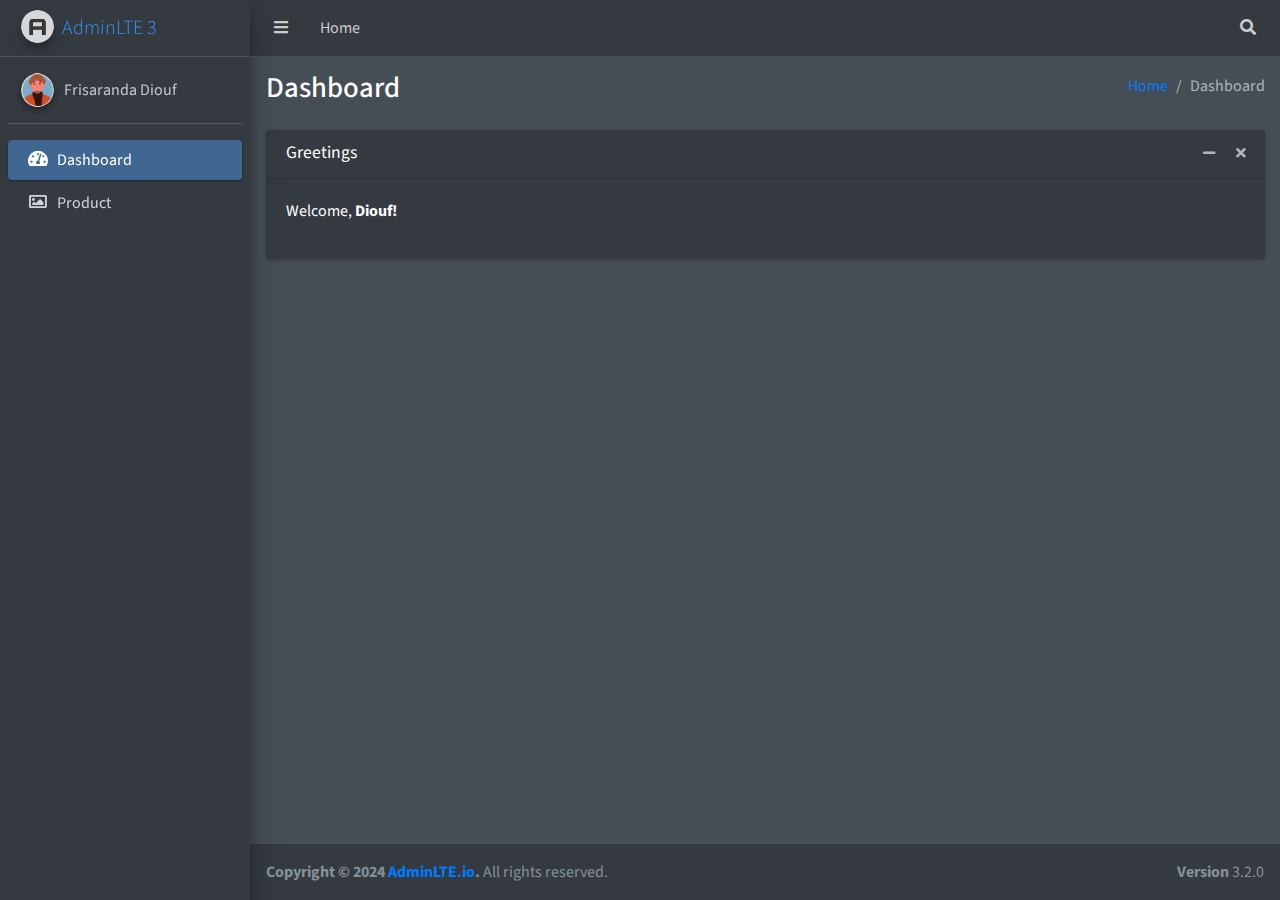
<file: html/dashboard.html>
<!DOCTYPE html>
<html lang="en">
  <head>
    <meta charset="utf-8" />
    <meta name="viewport" content="width=device-width, initial-scale=1" />
    <title>Dashboard</title>

    <!-- Google Font: Source Sans Pro -->
    <link
      rel="stylesheet"
      href="https://fonts.googleapis.com/css?family=Source+Sans+Pro:300,400,400i,700&display=fallback"
    />
    <!-- Font Awesome Icons -->
    <link
      rel="stylesheet"
      href="../assets/plugins/fontawesome-free/css/all.min.css"
    />
    <!-- overlayScrollbars -->
    <link
      rel="stylesheet"
      href="../assets/plugins/overlayScrollbars/css/OverlayScrollbars.min.css"
    />
    <!-- Theme style -->
    <link rel="stylesheet" href="../assets/dist/css/adminlte.min.css" />
  </head>
  <body
    class="hold-transition dark-mode sidebar-mini layout-fixed layout-navbar-fixed layout-footer-fixed"
  >
    <div class="wrapper">
      <!-- Preloader -->
      <div
        class="preloader flex-column justify-content-center align-items-center"
      >
        <img
          class="animation__wobble"
          src="../assets/dist/img/AdminLTELogo.png"
          alt="AdminLTELogo"
          height="60"
          width="60"
        />
      </div>

      <!-- Navbar -->
      <nav class="main-header navbar navbar-expand navbar-dark">
        <!-- Left navbar links -->
        <ul class="navbar-nav">
          <li class="nav-item">
            <a class="nav-link" data-widget="pushmenu" href="#" role="button"
              ><i class="fas fa-bars"></i
            ></a>
          </li>
          <li class="nav-item d-none d-sm-inline-block">
            <a href="../index.html" class="nav-link">Home</a>
          </li>
        </ul>

        <!-- Right navbar links -->
        <ul class="navbar-nav ml-auto">
          <!-- Navbar Search -->
          <li class="nav-item">
            <a
              class="nav-link"
              data-widget="navbar-search"
              href="#"
              role="button"
            >
              <i class="fas fa-search"></i>
            </a>
            <div class="navbar-search-block">
              <form class="form-inline">
                <div class="input-group input-group-sm">
                  <input
                    class="form-control form-control-navbar"
                    type="search"
                    placeholder="Search"
                    aria-label="Search"
                  />
                  <div class="input-group-append">
                    <button class="btn btn-navbar" type="submit">
                      <i class="fas fa-search"></i>
                    </button>
                    <button
                      class="btn btn-navbar"
                      type="button"
                      data-widget="navbar-search"
                    >
                      <i class="fas fa-times"></i>
                    </button>
                  </div>
                </div>
              </form>
            </div>
          </li>
        </ul>
      </nav>
      <!-- /.navbar -->

      <!-- Main Sidebar Container -->
      <aside class="main-sidebar sidebar-dark-primary elevation-4">
        <!-- Brand Logo -->
        <a href="../assets/index3.html" class="brand-link">
          <img
            src="../assets/dist/img/AdminLTELogo.png"
            alt="AdminLTE Logo"
            class="brand-image img-circle elevation-3"
            style="opacity: 0.8"
          />
          <span class="brand-text font-weight-light">AdminLTE 3</span>
        </a>

        <!-- Sidebar -->
        <div class="sidebar">
          <!-- Sidebar user panel (optional) -->
          <div class="user-panel mt-3 pb-3 mb-3 d-flex">
            <div class="image">
              <img
                src="../img/logo2.png"
                class="img-circle elevation-2"
                alt="User Image"
              />
            </div>
            <div class="info">
              <a href="#" class="d-block">Frisaranda Diouf</a>
            </div>
          </div>

          <!-- Sidebar Menu -->
          <nav class="mt-2">
            <ul
              class="nav nav-pills nav-sidebar flex-column"
              data-widget="treeview"
              role="menu"
              data-accordion="false"
            >
              <!-- Add icons to the links using the .nav-icon class
               with font-awesome or any other icon font library -->
              <li class="nav-item">
                <a href="dashboard.html" class="nav-link active">
                  <i class="nav-icon fas fa-tachometer-alt"></i>
                  <p>Dashboard</p>
                </a>
              </li>
              <li class="nav-item">
                <a href="product.layout.html" class="nav-link">
                  <i class="nav-icon far fa-image"></i>
                  <p>Product</p>
                </a>
              </li>
            </ul>
          </nav>
          <!-- /.sidebar-menu -->
        </div>
        <!-- /.sidebar -->
      </aside>

      <!-- Content Wrapper. Contains page content -->
      <div class="content-wrapper">
        <!-- Content Header (Page header) -->
        <div class="content-header">
          <div class="container-fluid">
            <div class="row mb-2">
              <div class="col-sm-6">
                <h1 class="m-0">Dashboard</h1>
              </div>
              <!-- /.col -->
              <div class="col-sm-6">
                <ol class="breadcrumb float-sm-right">
                  <li class="breadcrumb-item"><a href="#">Home</a></li>
                  <li class="breadcrumb-item active">Dashboard</li>
                </ol>
              </div>
              <!-- /.col -->
            </div>
            <!-- /.row -->
          </div>
          <!-- /.container-fluid -->
        </div>
        <!-- /.content-header -->

        <!-- Main content -->
        <section class="content">
          <div class="container-fluid">
            <!-- Info boxes -->
            <div class="row">
              <div class="col-md-12">
                <div class="card">
                  <div class="card-header">
                    <h5 class="card-title">Greetings</h5>
                    <div class="card-tools">
                      <button
                        type="button"
                        class="btn btn-tool"
                        data-card-widget="collapse"
                      >
                        <i class="fas fa-minus"></i>
                      </button>
                      <button
                        type="button"
                        class="btn btn-tool"
                        data-card-widget="remove"
                      >
                        <i class="fas fa-times"></i>
                      </button>
                    </div>
                  </div>
                  <!-- /.card-header -->
                  <div class="card-body">
                    <p>Welcome, <b>Diouf!</b></p>
                  </div>
                </div>
              </div>
              <!-- /.col -->
            </div>
          </div>
          <!--/. container-fluid -->
        </section>
        <!-- /.content -->
      </div>
      <!-- /.content-wrapper -->

      <!-- Control Sidebar -->
      <aside class="control-sidebar control-sidebar-dark">
        <!-- Control sidebar content goes here -->
      </aside>
      <!-- /.control-sidebar -->

      <!-- Main Footer -->
      <footer class="main-footer">
        <strong
          >Copyright &copy; 2024
          <a href="https://adminlte.io">AdminLTE.io</a>.</strong
        >
        All rights reserved.
        <div class="float-right d-none d-sm-inline-block">
          <b>Version</b> 3.2.0
        </div>
      </footer>
    </div>
    <!-- ./wrapper -->

    <!-- REQUIRED SCRIPTS -->
    <!-- jQuery -->
    <script src="../assets/plugins/jquery/jquery.min.js"></script>
    <!-- Bootstrap -->
    <script src="../assets/plugins/bootstrap/js/bootstrap.bundle.min.js"></script>
    <!-- overlayScrollbars -->
    <script src="../assets/plugins/overlayScrollbars/js/jquery.overlayScrollbars.min.js"></script>
    <!-- AdminLTE App -->
    <script src="../assets/dist/js/adminlte.js"></script>

    <!-- PAGE PLUGINS -->
    <!-- jQuery Mapael -->
    <script src="../assets/plugins/jquery-mousewheel/jquery.mousewheel.js"></script>
    <script src="../assets/plugins/raphael/raphael.min.js"></script>
    <script src="../assets/plugins/jquery-mapael/jquery.mapael.min.js"></script>
    <script src="../assets/plugins/jquery-mapael/maps/usa_states.min.js"></script>
    <!-- ChartJS -->
    <script src="../assets/plugins/chart.js/Chart.min.js"></script>

    <!-- AdminLTE for demo purposes -->
    <script src="../assets/dist/js/demo.js"></script>
    <!-- AdminLTE dashboard demo (This is only for demo purposes) -->
    <script src="../assets/dist/js/pages/dashboard2.js"></script>
  </body>
</html>
</file>
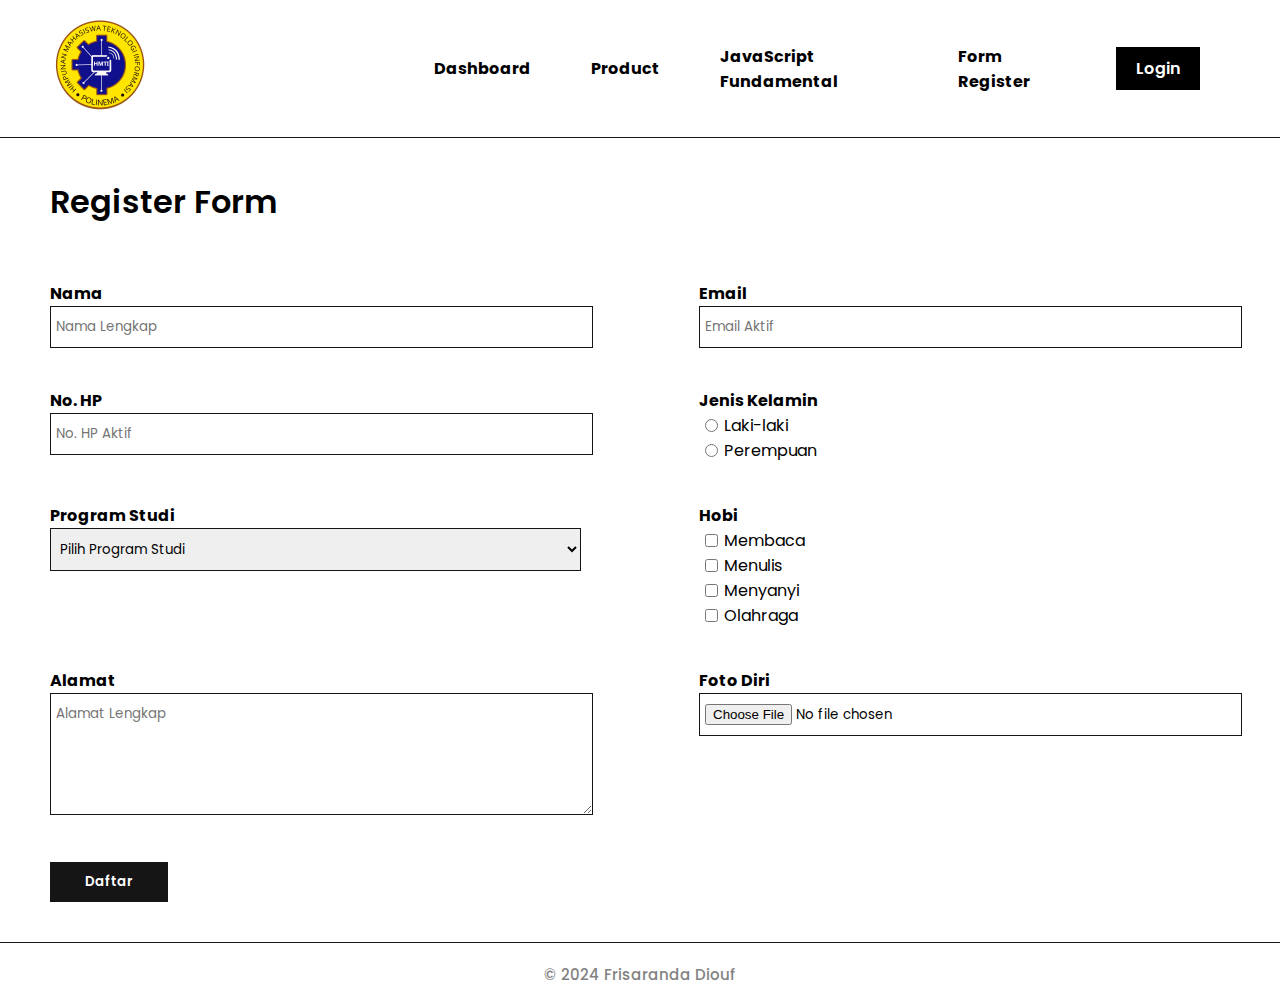
<file: html/form.html>
<!DOCTYPE html>
<html lang="en">

<head>
    <meta charset="UTF-8">
    <meta name="viewport" content="width=device-width, initial-scale=1.0">
    <meta http-equiv="X-UA-Compatible" content="ie=edge">
    <title>Register Form</title>

    <link rel="stylesheet" href="../css/style.css" />
    <link rel="preconnect" href="https://fonts.googleapis.com" />
    <link rel="preconnect" href="https://fonts.gstatic.com" crossorigin />
    <link
      href="https://fonts.googleapis.com/css2?family=Poppins:ital,wght@0,100;0,200;0,300;0,400;0,500;0,600;0,700;0,800;0,900;1,100;1,200;1,300;1,400;1,500;1,600;1,700;1,800;1,900&display=swap"
      rel="stylesheet"
    />
</head>

<body>
    <nav>
        <div class="logo">
            <a href="../index.html"><img src="../img/logo.png" alt="Logo HMTI"/></a>
        </div>

        <ul>
            <li>
                <a href="dashboard.html">Dashboard</a>
            </li>
            <li>
                <a href="product-responsive.html">Product</a>
            </li>
            <li>
                <a href="jsdasar.html">JavaScript Fundamental</a>
            </li>
            <li>
                <a href="form.html">Form Register</a>
            </li>
            <li>
                <a class="button" href="login-layout.html">Login</a>
            </li>
        </ul>
        
        <div class="menu-toggle">
            <input type="checkbox">
            <span></span>
            <span></span>
            <span></span>
        </div>
    </nav>
    <br>
    <h1 class="title">Register Form</h1>
    <form method="POST" enctype="multipart/form-data">
        <br>
        <div class="parent-content">
            <div class="section-50">
                <label for="nama"><b>Nama</b></label><br>
                <input type="text" name="nama" id="nama" placeholder="Nama Lengkap" required>
            </div>
            <div class="section-50">
                <label for="email"><b>Email</b></label>
                <input type="email" name="email" id="email" placeholder="Email Aktif" required>
            </div>
        </div>

        <div class="parent-content">
            <div class="section-50">
                <label for="no_hp"><b>No. HP</b></label>
                <input type="tel" name="no_hp" id="no_hp" placeholder="No. HP Aktif" required>
            </div>
            <div class="section-50">
                <p><b>Jenis Kelamin</b></p>
                <div class="form-group">
                    <input type="radio" id="laki" name="jenis_kelamin" value="Laki-laki"><label for="laki">Laki-laki</label>
                </div>
                <div class="form-group">
                    <input type="radio" id="pr" name="jenis_kelamin" value="Perempuan"><label for="pr">Perempuan</label>
                </div>
            </div>
        </div>

        <div class="parent-content">
            <div class="section-50">
                <label for="prodi"><b>Program Studi</b></label>
                <select name="prodi" id="prodi" size="1">
                    <option value="null" disabled selected hidden>Pilih Program Studi</option>
                    <option value="Teknik Informatika">Teknik Informatika</option>
                    <option value="Teknik Komputer">Teknik Komputer</option>
                    <option value="Sistem Informasi">Sistem Informasi</option>
                    <option value="Rekayasa Perangkat Lunak">Rekayasa Perangkat Lunak</option>
                    <option value="Sistem Informasi Kelautan">Sistem Informasi Kelautan</option>
                </select>
            </div>
            <div class="section-50">
                <p><b>Hobi</b></p>
                <div class="form-group">
                    <input type="checkbox" id="membaca" name="hobi"><label for="membaca">Membaca</label>
                </div>
                <div class="form-group">
                    <input type="checkbox" id="menulis" name="hobi"><label for="menulis">Menulis</label>
                </div>
                <div class="form-group">
                    <input type="checkbox" id="menyanyi" name="hobi"><label for="menyanyi">Menyanyi</label>
                </div>
                <div class="form-group">
                    <input type="checkbox" id="olahraga" name="hobi"><label for="olahraga">Olahraga</label>
                </div>
            </div>
        </div>

        <div class="parent-content">
            <div class="section-50">
                <label for="alamat"><b>Alamat</b></label>
                <textarea name="alamat" id="alamat" cols="30" rows="5" placeholder="Alamat Lengkap"></textarea>
            </div>
            <div class="section-50">
                <label for="foto"><b>Foto Diri</b></label>
                <input type="file" name="foto" id="foto" accept="image/*">
            </div>
        </div>
        <button type="submit" class="btn-primary">Daftar</button>
    </form>
    <br>
    <footer>
        <h1>&copy 2024 Frisaranda Diouf</h1>
    </footer>
</body>

</html>
</file>
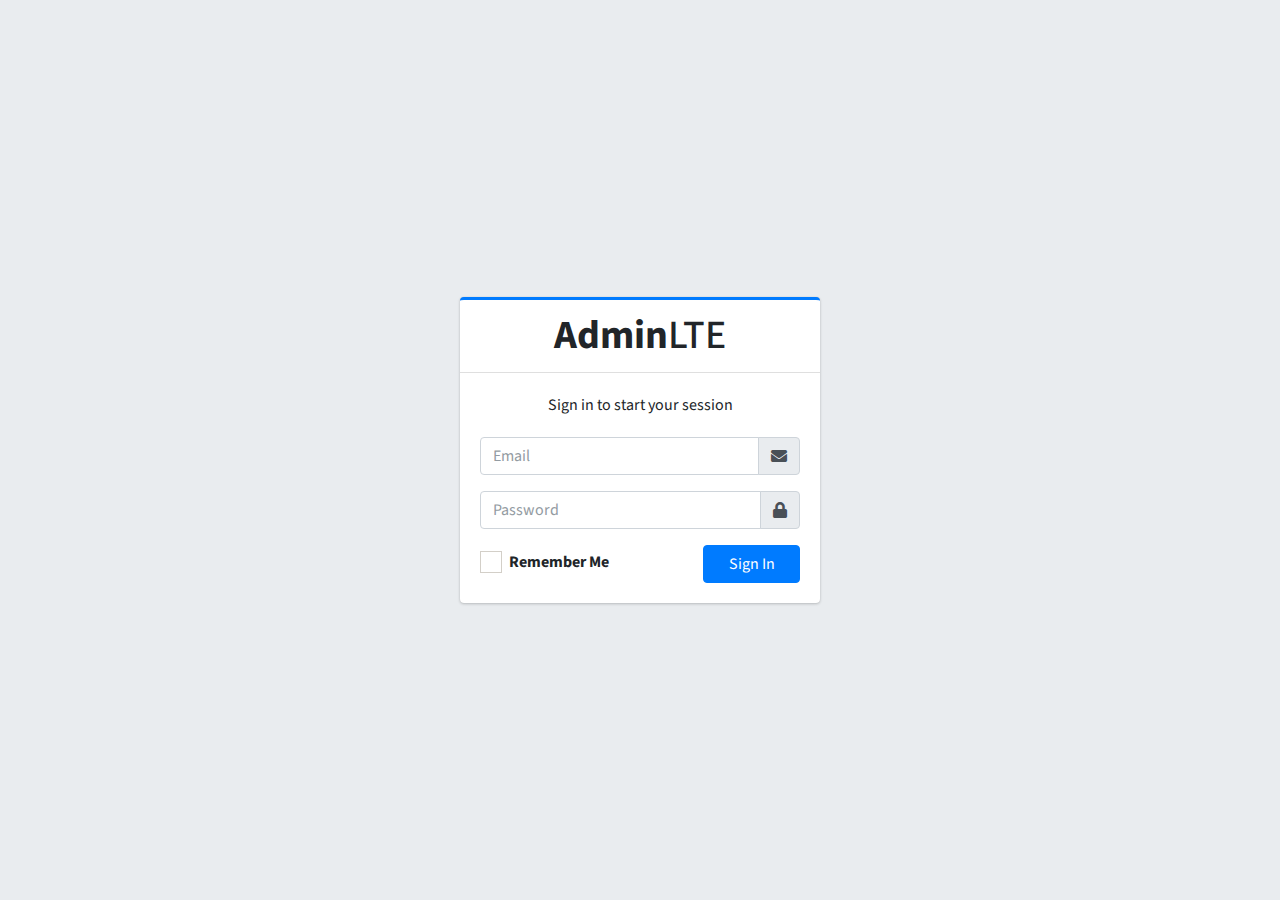
<file: html/login-layout.html>
<!DOCTYPE html>
<html lang="en">
  <head>
    <meta charset="utf-8" />
    <meta name="viewport" content="width=device-width, initial-scale=1" />
    <title>Login Page</title>

    <!-- Google Font: Source Sans Pro -->
    <link
      rel="stylesheet"
      href="https://fonts.googleapis.com/css?family=Source+Sans+Pro:300,400,400i,700&display=fallback"
    />
    <!-- Font Awesome -->
    <link
      rel="stylesheet"
      href="../assets/plugins/fontawesome-free/css/all.min.css"
    />
    <!-- icheck bootstrap -->
    <link
      rel="stylesheet"
      href="../assets/plugins/icheck-bootstrap/icheck-bootstrap.min.css"
    />
    <!-- Theme style -->
    <link rel="stylesheet" href="../assets/dist/css/adminlte.min.css" />
  </head>
  <body class="hold-transition login-page">
    <div class="login-box">
      <!-- /.login-logo -->
      <div class="card card-outline card-primary">
        <div class="card-header text-center">
          <a href="../assets/index2.html" class="h1"><b>Admin</b>LTE</a>
        </div>
        <div class="card-body">
          <p class="login-box-msg">Sign in to start your session</p>
          <form action="../index.html">
            <div class="input-group mb-3">
              <input type="email" class="form-control" placeholder="Email" />
              <div class="input-group-append">
                <div class="input-group-text">
                  <span class="fas fa-envelope"></span>
                </div>
              </div>
            </div>
            <div class="input-group mb-3">
              <input
                type="password"
                class="form-control"
                placeholder="Password"
              />
              <div class="input-group-append">
                <div class="input-group-text">
                  <span class="fas fa-lock"></span>
                </div>
              </div>
            </div>
            <div class="row">
              <div class="col-8">
                <div class="icheck-primary">
                  <input type="checkbox" id="remember" />
                  <label for="remember"> Remember Me </label>
                </div>
              </div>
              <!-- /.col -->
              <div class="col-4">
                <button type="submit" class="btn btn-primary btn-block">
                  Sign In
                </button>
              </div>
              <!-- /.col -->
            </div>
          </form>
        </div>
        <!-- /.card-body -->
      </div>
      <!-- /.card -->
    </div>
    <!-- /.login-box -->

    <!-- jQuery -->
    <script src="../assets/plugins/jquery/jquery.min.js"></script>
    <!-- Bootstrap 4 -->
    <script src="../assets/plugins/bootstrap/js/bootstrap.bundle.min.js"></script>
    <!-- AdminLTE App -->
    <script src="../assets/dist/js/adminlte.min.js"></script>
  </body>
</html>
</file>
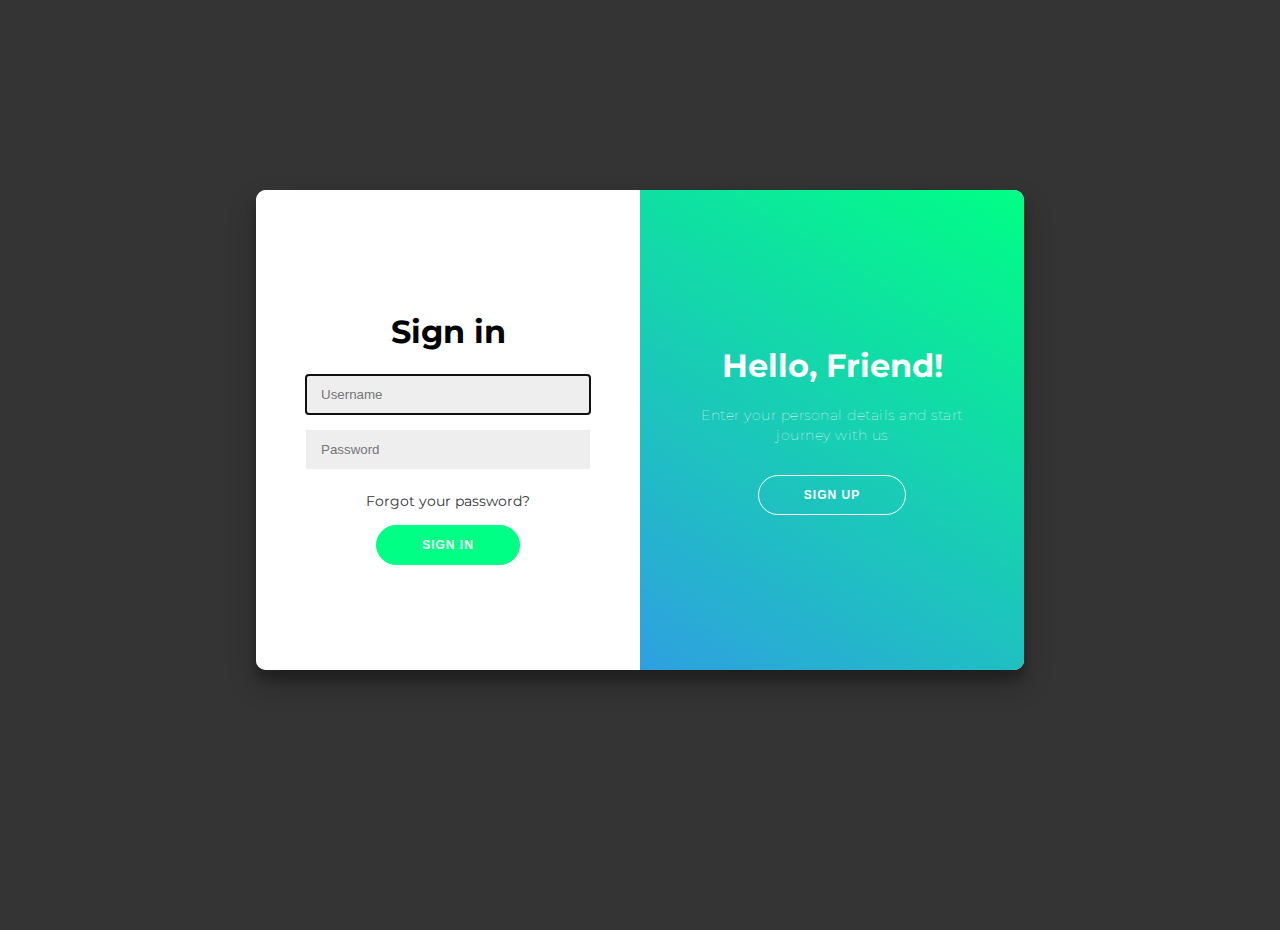
<file: html/login-responsive.html>
<!DOCTYPE html>
<html lang="en">
<head>
    <meta charset="UTF-8">
    <meta name="viewport" content="width=device-width, initial-scale=1.0">
    <title>Login Page</title>
    <link rel="stylesheet" href="../css/login.css">
</head>
<body>
    <div class="container" id="container">
        <div class="form-container sign-up-container">
            <form>
                <h1>Create Account</h1>
                <input type="text" placeholder="Name" name="name" required>
                <input type="text" placeholder="Username" name="username" required>
                <input type="password" placeholder="Password" name="password" required>
                <input type="password" placeholder="Confirm Password" name="password_confirmation" required>
                <button type="submit">Sign Up</button>
            </form>
        </div>
        <div class="form-container sign-in-container">
            <form action="../index.html">
                <h1 class="m-3">Sign in</h1>
                <input type="text" placeholder="Username" name="username" class="form-control" autofocus required>
                <input type="password" placeholder="Password" name="password" class="form-control" required>
                <a href="">Forgot your password?</a>
                <button type="submit">Sign In</button>
            </form>
        </div>
        <div class="overlay-container">
            <div class="overlay">
                <div class="overlay-panel overlay-left">
                    <h1>Welcome Back!</h1>
                    <p>To keep connected with us please login with your personal info</p>
                    <button class="ghost" id="signIn">Sign In</button>
                </div>
                <div class="overlay-panel overlay-right">
                    <h1>Hello, Friend!</h1>
                    <p>Enter your personal details and start journey with us</p>
                    <button class="ghost" id="signUp">Sign Up</button>
                </div>
            </div>
        </div>
    </div>

    <script src="../js/login.js"></script>
</body>
</html>
</file>
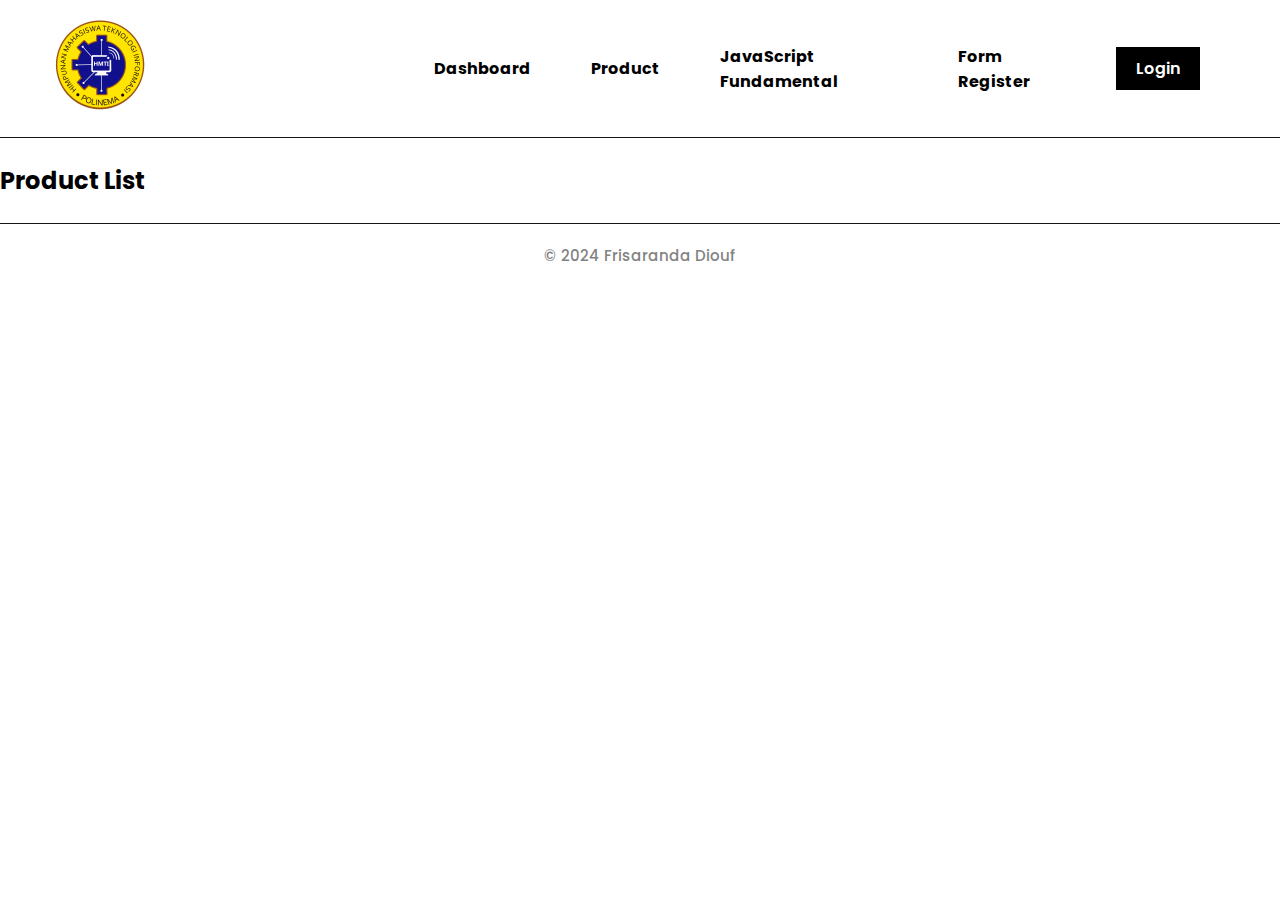
<file: html/product-responsive.html>
<!DOCTYPE html>
<html lang="en">
  <head>
    <meta charset="UTF-8" />
    <meta name="viewport" content="width=device-width, initial-scale=1.0" />
    <title>Product API</title>

    <link rel="stylesheet" href="../css/style.css" />
    <link rel="preconnect" href="https://fonts.googleapis.com" />
    <link rel="preconnect" href="https://fonts.gstatic.com" crossorigin />
    <link
      href="https://fonts.googleapis.com/css2?family=Poppins:ital,wght@0,100;0,200;0,300;0,400;0,500;0,600;0,700;0,800;0,900;1,100;1,200;1,300;1,400;1,500;1,600;1,700;1,800;1,900&display=swap"
      rel="stylesheet"
    />
  </head>
  <body>
    <header>
      <nav>
        <div class="logo">
          <a href="../index.html"
            ><img src="../img/logo.png" alt="Logo HMTI"
          /></a>
        </div>

        <ul>
          <li>
            <a href="dashboard.html">Dashboard</a>
          </li>
          <li>
            <a href="product-responsive.html">Product</a>
          </li>
          <li>
            <a href="jsdasar.html">JavaScript Fundamental</a>
          </li>
          <li>
            <a href="form.html">Form Register</a>
          </li>
          <li>
            <a class="button" href="login-layout.html">Login</a>
          </li>
        </ul>

        <div class="menu-toggle">
          <input type="checkbox" />
          <span></span>
          <span></span>
          <span></span>
        </div>
      </nav>
    </header>
    <br />

    <main>
      <div id="api">
        <h2>Product List</h2>
        <ul id="productList"></ul>
      </div>
      <!-- <div class="card-container">
        <div class="card">
          <div class="card-content">
            <h3>Product 1</h3>
            <p>
              Lorem ipsum dolor sit amet consectetur, adipisicing elit. In, vel.
            </p>
            <a href="" class="btn">Read More</a>
          </div>
        </div>
      </div>
      <div class="card">
        <div class="card-content">
          <h3>Product 2</h3>
          <p>
            Lorem ipsum dolor sit amet consectetur, adipisicing elit. In, vel.
          </p>
          <a href="" class="btn">Read More</a>
        </div>
      </div>
      <div class="card">
        <div class="card-content">
          <h3>Product 3</h3>
          <p>
            Lorem ipsum dolor sit amet consectetur, adipisicing elit. In, vel.
          </p>
          <a href="" class="btn">Read More</a>
        </div>
      </div> -->
    </main>

    <br />
    <footer>
      <h1>&copy 2024 Frisaranda Diouf</h1>
    </footer>

    <script src="../js/api.js"></script>
  </body>
</html>
</file>
<file: css/style.css>
* {
    font-family: "Poppins", sans-serif;
    margin: 0;
    border: 0;
    padding: 0;
}

body {
    overflow-x: hidden;
}

nav {
    display: flex;
    padding: 15px 50px;
    justify-content: space-between;
    border-bottom: 1px solid #151515;
}

nav ul {
    display: flex;
    list-style: none;
    text-decoration: none;
    align-items: center;
    width: 70%;
    justify-content: space-between;
}

nav ul li {
    padding: 5px 30px;
}

nav ul li a {
    color: black;
    text-decoration: none;
    font-weight: bold;
}

.button {
    background-color: black;
    color: white;
    font-weight: 600;
    outline: none;
    border: 0;
    padding: 10px 20px;
}

/* Hamburger Menu */

.menu-toggle {
    display: none;
    flex-direction: column;
    height: 20px;
    justify-content: space-between;
    position: relative;
    padding-top: 40px;
}

.menu-toggle input {
    position: absolute;
    width: 40px;
    height: 30px;
    left: -6px;
    top: -5px;
    opacity: 0;
    cursor: pointer;
    z-index: 2;
    margin-top: 40px;
}

.menu-toggle span {
    display: block;
    width: 28px;
    height: 3px;
    background-color: black;
    border-radius: 3px;
    transition: all 0.5s;
    z-index: 1;
}

/* Hamburger Menu Animation */

.menu-toggle span:nth-child(2) {
    transform-origin: 0 0;
}

.menu-toggle span:nth-child(4) {
    transform-origin: 0 100%;
}

.menu-toggle input:checked ~ span:nth-child(2) {
    transform: rotate(45deg) translate(-1px, -1px);
}

.menu-toggle input:checked ~ span:nth-child(4) {
    transform: rotate(-45deg) translate(-1px, 0);
}

.menu-toggle input:checked ~ span:nth-child(3) {
    opacity: 0;
    transform: scale(0);
}

/* Responsive */

/* Laptop */

@media screen and (max-width: 1024px) {
    nav ul {
        width: 80%;
    }

    .slider {
        height: 400px;
    }
}

/* Tablet */

@media screen and (max-width: 768px) {
    nav ul {
        width: 80%;
    }

    .slider {
        height: 400px;
    }
}

/* Mobile */

@media screen and (max-width: 576px) {
    .menu-toggle {
        display: flex;
    }

    nav ul {
        position: absolute;
        right: 0;
        top: 0;
        width: 100%;
        height: 100vh;
        justify-content: space-evenly;
        flex-direction: column;
        align-items: center;
        background-color: white;
        z-index: 1;
        transform: translateX(100%);
        transition: all 1s;
        opacity: 0;
    }

    nav ul.slide {
        opacity: 1;
        transform: translateX(0);
    }

    .slider {
        width: 570px;
    }
}

/* home */

.slider {
    width: 1300px;
    max-width: 100vw;
    height: 700px;
    margin: auto;
    position: relative;
    overflow: hidden;
}

.list {
    position: absolute;
    top: 0;
    left: 0;
    height: 100%;
    display: flex;
    width: max-content;
    transition: 1s;
}

.list img {
    width: 1300px;
    max-width: 100vw;
    height: 100%;
    object-fit: cover;
}

.buttons {
    position: absolute;
    top: 45%;
    left: 5%;
    width: 90%;
    display: flex;
    justify-content: space-between;
}

.buttons button {
    width: 50px;
    height: 50px;
    border-radius: 50%;
    background-color: #fff;
    color: black;
    border: none;
    font-family: monospace;
    font-weight: bold;
    cursor: pointer;
}

.dots {
    position: absolute;
    bottom: 10px;
    color: #fff;
    left: 0;
    width: 100%;
    margin: 0;
    padding: 0;
    display: flex;
    justify-content: center;
}

.dots li {
    list-style: none;
    width: 10px;
    height: 10px;
    background-color: #fff;
    margin: 20px;
    border-radius: 20px;
    transition: 1s;
    cursor: pointer;
}

.dots li.active {
    width: 30px;
}

footer h1 {
    text-align: center;
    font-size: 15px;
    font-weight: 500;
    padding: 20px 0;
    color: #828282;
    border-top: 1px solid #151515;
}

/* form */

.title {
    font-weight: 600;
    padding: 15px 50px;
}

form {
    padding: 15px 50px;
}

.parent-content {
    display: flex;
    align-items: start;
    justify-content: space-between;
    margin-bottom: 40px;
}

.section-50 {
    width: 45%;
}

input, textarea, select {
    width: 100%;
    padding: 10px 5px;
    border: 1px solid #151515;
    flex: 0 0 25px;
}

label {
    flex: 1;
}

.form-group {
    display: flex;
    align-items: center;
    cursor: pointer;
}

.btn-primary {
    background-color: #151515;
    color: white;
    font-weight: 600;
    outline: none;
    border: 0;
    padding: 10px 20px;
    width: 10%;
    cursor: pointer;
}

/* product */

/* main {
    box-sizing: border-box;
}

.card-container {
    display: flex;
    justify-content: center;
    flex-wrap: wrap;
    margin-top: 100px;
}

.card {
    width: 325px;
    background-color: #f0f0f0;
    border-radius: 8px;
    overflow: hidden;
    box-shadow: 0px 2px 4px rgba(0, 0, 0, 0.2);
    margin: 20px;
}

.card-content {
    padding: 16px;
}

.card-content h3 {
    font-size: 28px;
    margin-bottom: 8px;
}

.card-content p {
    font-size: 15px;
    line-height: 1.3;
}

.card-content .btn {
    display: inline-block;
    padding: 8px 16px;
    background-color: #333;
    text-decoration: none;
    border-radius: 4px;
    margin-top: 16px;
    color: #fff;
} */
</file>
<file: assets/plugins/daterangepicker/daterangepicker.css>
.daterangepicker {
  position: absolute;
  color: inherit;
  background-color: #fff;
  border-radius: 4px;
  border: 1px solid #ddd;
  width: 278px;
  max-width: none;
  padding: 0;
  margin-top: 7px;
  top: 100px;
  left: 20px;
  z-index: 3001;
  display: none;
  font-family: arial;
  font-size: 15px;
  line-height: 1em;
}

.daterangepicker:before, .daterangepicker:after {
  position: absolute;
  display: inline-block;
  border-bottom-color: rgba(0, 0, 0, 0.2);
  content: '';
}

.daterangepicker:before {
  top: -7px;
  border-right: 7px solid transparent;
  border-left: 7px solid transparent;
  border-bottom: 7px solid #ccc;
}

.daterangepicker:after {
  top: -6px;
  border-right: 6px solid transparent;
  border-bottom: 6px solid #fff;
  border-left: 6px solid transparent;
}

.daterangepicker.opensleft:before {
  right: 9px;
}

.daterangepicker.opensleft:after {
  right: 10px;
}

.daterangepicker.openscenter:before {
  left: 0;
  right: 0;
  width: 0;
  margin-left: auto;
  margin-right: auto;
}

.daterangepicker.openscenter:after {
  left: 0;
  right: 0;
  width: 0;
  margin-left: auto;
  margin-right: auto;
}

.daterangepicker.opensright:before {
  left: 9px;
}

.daterangepicker.opensright:after {
  left: 10px;
}

.daterangepicker.drop-up {
  margin-top: -7px;
}

.daterangepicker.drop-up:before {
  top: initial;
  bottom: -7px;
  border-bottom: initial;
  border-top: 7px solid #ccc;
}

.daterangepicker.drop-up:after {
  top: initial;
  bottom: -6px;
  border-bottom: initial;
  border-top: 6px solid #fff;
}

.daterangepicker.single .daterangepicker .ranges, .daterangepicker.single .drp-calendar {
  float: none;
}

.daterangepicker.single .drp-selected {
  display: none;
}

.daterangepicker.show-calendar .drp-calendar {
  display: block;
}

.daterangepicker.show-calendar .drp-buttons {
  display: block;
}

.daterangepicker.auto-apply .drp-buttons {
  display: none;
}

.daterangepicker .drp-calendar {
  display: none;
  max-width: 270px;
}

.daterangepicker .drp-calendar.left {
  padding: 8px 0 8px 8px;
}

.daterangepicker .drp-calendar.right {
  padding: 8px;
}

.daterangepicker .drp-calendar.single .calendar-table {
  border: none;
}

.daterangepicker .calendar-table .next span, .daterangepicker .calendar-table .prev span {
  color: #fff;
  border: solid black;
  border-width: 0 2px 2px 0;
  border-radius: 0;
  display: inline-block;
  padding: 3px;
}

.daterangepicker .calendar-table .next span {
  transform: rotate(-45deg);
  -webkit-transform: rotate(-45deg);
}

.daterangepicker .calendar-table .prev span {
  transform: rotate(135deg);
  -webkit-transform: rotate(135deg);
}

.daterangepicker .calendar-table th, .daterangepicker .calendar-table td {
  white-space: nowrap;
  text-align: center;
  vertical-align: middle;
  min-width: 32px;
  width: 32px;
  height: 24px;
  line-height: 24px;
  font-size: 12px;
  border-radius: 4px;
  border: 1px solid transparent;
  white-space: nowrap;
  cursor: pointer;
}

.daterangepicker .calendar-table {
  border: 1px solid #fff;
  border-radius: 4px;
  background-color: #fff;
}

.daterangepicker .calendar-table table {
  width: 100%;
  margin: 0;
  border-spacing: 0;
  border-collapse: collapse;
}

.daterangepicker td.available:hover, .daterangepicker th.available:hover {
  background-color: #eee;
  border-color: transparent;
  color: inherit;
}

.daterangepicker td.week, .daterangepicker th.week {
  font-size: 80%;
  color: #ccc;
}

.daterangepicker td.off, .daterangepicker td.off.in-range, .daterangepicker td.off.start-date, .daterangepicker td.off.end-date {
  background-color: #fff;
  border-color: transparent;
  color: #999;
}

.daterangepicker td.in-range {
  background-color: #ebf4f8;
  border-color: transparent;
  color: #000;
  border-radius: 0;
}

.daterangepicker td.start-date {
  border-radius: 4px 0 0 4px;
}

.daterangepicker td.end-date {
  border-radius: 0 4px 4px 0;
}

.daterangepicker td.start-date.end-date {
  border-radius: 4px;
}

.daterangepicker td.active, .daterangepicker td.active:hover {
  background-color: #357ebd;
  border-color: transparent;
  color: #fff;
}

.daterangepicker th.month {
  width: auto;
}

.daterangepicker td.disabled, .daterangepicker option.disabled {
  color: #999;
  cursor: not-allowed;
  text-decoration: line-through;
}

.daterangepicker select.monthselect, .daterangepicker select.yearselect {
  font-size: 12px;
  padding: 1px;
  height: auto;
  margin: 0;
  cursor: default;
}

.daterangepicker select.monthselect {
  margin-right: 2%;
  width: 56%;
}

.daterangepicker select.yearselect {
  width: 40%;
}

.daterangepicker select.hourselect, .daterangepicker select.minuteselect, .daterangepicker select.secondselect, .daterangepicker select.ampmselect {
  width: 50px;
  margin: 0 auto;
  background: #eee;
  border: 1px solid #eee;
  padding: 2px;
  outline: 0;
  font-size: 12px;
}

.daterangepicker .calendar-time {
  text-align: center;
  margin: 4px auto 0 auto;
  line-height: 30px;
  position: relative;
}

.daterangepicker .calendar-time select.disabled {
  color: #ccc;
  cursor: not-allowed;
}

.daterangepicker .drp-buttons {
  clear: both;
  text-align: right;
  padding: 8px;
  border-top: 1px solid #ddd;
  display: none;
  line-height: 12px;
  vertical-align: middle;
}

.daterangepicker .drp-selected {
  display: inline-block;
  font-size: 12px;
  padding-right: 8px;
}

.daterangepicker .drp-buttons .btn {
  margin-left: 8px;
  font-size: 12px;
  font-weight: bold;
  padding: 4px 8px;
}

.daterangepicker.show-ranges.single.rtl .drp-calendar.left {
  border-right: 1px solid #ddd;
}

.daterangepicker.show-ranges.single.ltr .drp-calendar.left {
  border-left: 1px solid #ddd;
}

.daterangepicker.show-ranges.rtl .drp-calendar.right {
  border-right: 1px solid #ddd;
}

.daterangepicker.show-ranges.ltr .drp-calendar.left {
  border-left: 1px solid #ddd;
}

.daterangepicker .ranges {
  float: none;
  text-align: left;
  margin: 0;
}

.daterangepicker.show-calendar .ranges {
  margin-top: 8px;
}

.daterangepicker .ranges ul {
  list-style: none;
  margin: 0 auto;
  padding: 0;
  width: 100%;
}

.daterangepicker .ranges li {
  font-size: 12px;
  padding: 8px 12px;
  cursor: pointer;
}

.daterangepicker .ranges li:hover {
  background-color: #eee;
}

.daterangepicker .ranges li.active {
  background-color: #08c;
  color: #fff;
}

/*  Larger Screen Styling */
@media (min-width: 564px) {
  .daterangepicker {
    width: auto;
  }

  .daterangepicker .ranges ul {
    width: 140px;
  }

  .daterangepicker.single .ranges ul {
    width: 100%;
  }

  .daterangepicker.single .drp-calendar.left {
    clear: none;
  }

  .daterangepicker.single .ranges, .daterangepicker.single .drp-calendar {
    float: left;
  }

  .daterangepicker {
    direction: ltr;
    text-align: left;
  }

  .daterangepicker .drp-calendar.left {
    clear: left;
    margin-right: 0;
  }

  .daterangepicker .drp-calendar.left .calendar-table {
    border-right: none;
    border-top-right-radius: 0;
    border-bottom-right-radius: 0;
  }

  .daterangepicker .drp-calendar.right {
    margin-left: 0;
  }

  .daterangepicker .drp-calendar.right .calendar-table {
    border-left: none;
    border-top-left-radius: 0;
    border-bottom-left-radius: 0;
  }

  .daterangepicker .drp-calendar.left .calendar-table {
    padding-right: 8px;
  }

  .daterangepicker .ranges, .daterangepicker .drp-calendar {
    float: left;
  }
}

@media (min-width: 730px) {
  .daterangepicker .ranges {
    width: auto;
  }

  .daterangepicker .ranges {
    float: left;
  }

  .daterangepicker.rtl .ranges {
    float: right;
  }

  .daterangepicker .drp-calendar.left {
    clear: none !important;
  }
}
</file>
<file: style.css>
* {
    font-family: "Poppins", sans-serif;
    margin: 0;
    border: 0;
    padding: 0;
}

nav {
    display: flex;
    padding: 15px 50px;
    justify-content: space-between;
    border-bottom: 1px solid #151515;
}

nav ul {
    display: flex;
    list-style: none;
    text-decoration: none;
    align-items: center;
}

nav ul li {
    padding: 5px 30px;
}

nav ul li a {
    color: black;
    text-decoration: none;
    font-weight: bold;
}

.button {
    background-color: black;
    color: white;
    font-weight: 600;
    outline: none;
    border: 0;
    padding: 10px 20px;
}

/* home */

.slider {
    width: 1300px;
    max-width: 100vw;
    height: 700px;
    margin: auto;
    position: relative;
    overflow: hidden;
}

.list {
    position: absolute;
    top: 0;
    left: 0;
    height: 100%;
    display: flex;
    width: max-content;
    transition: 1s;
}

.list img {
    width: 1300px;
    max-width: 100vw;
    height: 100%;
    object-fit: cover;
}

.buttons {
    position: absolute;
    top: 45%;
    left: 5%;
    width: 90%;
    display: flex;
    justify-content: space-between;
}

.buttons button {
    width: 50px;
    height: 50px;
    border-radius: 50%;
    background-color: #fff;
    color: black;
    border: none;
    font-family: monospace;
    font-weight: bold;
    cursor: pointer;
}

.dots {
    position: absolute;
    bottom: 10px;
    color: #fff;
    left: 0;
    width: 100%;
    margin: 0;
    padding: 0;
    display: flex;
    justify-content: center;
}

.dots li {
    list-style: none;
    width: 10px;
    height: 10px;
    background-color: #fff;
    margin: 20px;
    border-radius: 20px;
    transition: 1s;
    cursor: pointer;
}

.dots li.active {
    width: 30px;
}

@media screen and (max-width: 768px){
    .slider {
        height: 400px;
    }
}

footer h1 {
    text-align: center;
    font-size: 15px;
    font-weight: 500;
    padding: 20px 0;
    color: #828282;
    border-top: 1px solid #151515;
}

/* form */

.title {
    font-weight: 600;
    padding: 15px 50px;
}

form {
    padding: 15px 50px;
}

.parent-content {
    display: flex;
    align-items: start;
    justify-content: space-between;
    margin-bottom: 40px;
}

.section-50 {
    width: 45%;
}

input, textarea, select {
    width: 100%;
    padding: 10px 5px;
    border: 1px solid #151515;
    flex: 0 0 25px;
}

label {
    flex: 1;
}

.form-group {
    display: flex;
    align-items: center;
    cursor: pointer;
}

.btn-primary {
    background-color: #151515;
    color: white;
    font-weight: 600;
    outline: none;
    border: 0;
    padding: 10px 20px;
    width: 10%;
    cursor: pointer;
}
</file>
<file: css/login.css>
@import url('https://fonts.googleapis.com/css?family=Montserrat:400,800');

* {
	box-sizing: border-box;
}

body {
	background: #343434;
	display: flex;
	justify-content: center;
	align-items: center;
	flex-direction: column;
	font-family: 'Montserrat', sans-serif;
	height: 100vh;
	margin: -20px 0 50px;
}

h1 {
	font-weight: bold;
	margin: 0;
}

h2 {
	text-align: center;
}

p {
	font-size: 14px;
	font-weight: 100;
	line-height: 20px;
	letter-spacing: 0.5px;
	margin: 20px 0 30px;
}

span {
	font-size: 12px;
}

a {
	color: #333;
	font-size: 14px;
	text-decoration: none;
	margin: 15px 0;
}

button {
	border-radius: 20px;
	border: 1px solid #00FF85;
	background-color:  #00FF85;
	color: #FFFFFF;
	font-size: 12px;
	font-weight: bold;
	padding: 12px 45px;
	letter-spacing: 1px;
	text-transform: uppercase;
	transition: transform 80ms ease-in;
}

button:active {
	transform: scale(0.95);
}

button:focus {
	outline: none;
}

button.ghost {
	background-color: transparent;
	border-color: #FFFFFF;
}

form {
	background-color: #FFFFFF;
	display: flex;
	align-items: center;
	justify-content: center;
	flex-direction: column;
	padding: 0 50px;
	height: 100%;
	text-align: center;
}

input {
	background-color: #eee;
	border: none;
	padding: 12px 15px;
	margin: 8px 0;
	width: 100%;
}

.container {
	background-color: #fff;
	border-radius: 10px;
  	box-shadow: 0 14px 28px rgba(0,0,0,0.25),
			0 10px 10px rgba(0,0,0,0.22);
	position: relative;
	overflow: hidden;
	width: 768px;
	max-width: 100%;
	min-height: 480px;
}

.form-container {
	position: absolute;
	top: 0;
	height: 100%;
	transition: all 0.6s ease-in-out;
}

.sign-in-container {
	left: 0;
	width: 50%;
	z-index: 2;
}

.container.right-panel-active .sign-in-container {
	transform: translateX(100%);
}

.sign-up-container {
	left: 0;
	width: 50%;
	opacity: 0;
	z-index: 1;
}

.container.right-panel-active .sign-up-container {
	transform: translateX(100%);
	opacity: 1;
	z-index: 5;
	animation: show 0.6s;
}

@keyframes show {
	0%, 49.99% {
		opacity: 0;
		z-index: 1;
	}

	50%, 100% {
		opacity: 1;
		z-index: 5;
	}
}

.overlay-container {
	position: absolute;
	top: 0;
	left: 50%;
	width: 50%;
	height: 100%;
	overflow: hidden;
	transition: transform 0.6s ease-in-out;
	z-index: 100;
}

.container.right-panel-active .overlay-container{
	transform: translateX(-100%);
}

.overlay {
	background: #3E80FF;
	background: -webkit-linear-gradient(to bottom left, #00FF85, #3E80FF);
	background: linear-gradient(to bottom left, #00FF85, #3E80FF);
	background-repeat: no-repeat;
	background-size: cover;
	background-position: 0 0;
	color: #FFFFFF;
	position: relative;
	left: -100%;
	height: 100%;
	width: 200%;
  	transform: translateX(0);
	transition: transform 0.6s ease-in-out;
}

.container.right-panel-active .overlay {
  	transform: translateX(50%);
}

.overlay-panel {
	position: absolute;
	display: flex;
	align-items: center;
	justify-content: center;
	flex-direction: column;
	padding: 0 40px;
	text-align: center;
	top: 0;
	height: 100%;
	width: 50%;
	transform: translateX(0);
	transition: transform 0.6s ease-in-out;
}

.overlay-left {
	transform: translateX(-20%);
}

.container.right-panel-active .overlay-left {
	transform: translateX(0);
}

.overlay-right {
	right: 0;
	transform: translateX(0);
}

.container.right-panel-active .overlay-right {
	transform: translateX(20%);
}

.social-container {
	margin: 20px 0;
}

.social-container a {
	border: 1px solid #DDDDDD;
	border-radius: 50%;
	display: inline-flex;
	justify-content: center;
	align-items: center;
	margin: 0 5px;
	height: 40px;
	width: 40px;
}

footer {
    background-color: #222;
    color: #fff;
    font-size: 14px;
    bottom: 0;
    position: fixed;
    left: 0;
    right: 0;
    text-align: center;
    z-index: 999;
}

footer p {
    margin: 10px 0;
}

footer i {
    color: red;
}

footer a {
    color: #3c97bf;
    text-decoration: none;
}

.m-3
{
    margin: 1rem !important;
}

.m-1
{
    margin: .25rem !important;
}
</file>
<file: assets/plugins/jqvmap/jqvmap.min.css>
.jqvmap-label,.jqvmap-pin{pointer-events:none}.jqvmap-label{position:absolute;display:none;-webkit-border-radius:3px;-moz-border-radius:3px;border-radius:3px;background:#292929;color:#fff;font-family:sans-serif,Verdana;font-size:smaller;padding:3px}.jqvmap-zoomin,.jqvmap-zoomout{position:absolute;left:10px;-webkit-border-radius:3px;-moz-border-radius:3px;border-radius:3px;background:#000;padding:3px;color:#fff;width:10px;height:10px;cursor:pointer;line-height:10px;text-align:center}.jqvmap-zoomin{top:10px}.jqvmap-zoomout{top:30px}.jqvmap-region{cursor:pointer}.jqvmap-ajax_response{width:100%;height:500px}
</file>
<file: assets/plugins/overlayScrollbars/css/OverlayScrollbars.min.css>
/*!
 * OverlayScrollbars
 * https://github.com/KingSora/OverlayScrollbars
 *
 * Version: 1.13.0
 *
 * Copyright KingSora | Rene Haas.
 * https://github.com/KingSora
 *
 * Released under the MIT license.
 * Date: 02.08.2020
 */
html.os-html,html.os-html>.os-host{display:block;overflow:hidden;box-sizing:border-box;height:100%!important;width:100%!important;min-width:100%!important;min-height:100%!important;margin:0!important;position:absolute!important}html.os-html>.os-host>.os-padding{position:absolute}body.os-dragging,body.os-dragging *{cursor:default}.os-host,.os-host-textarea{position:relative;overflow:visible!important;-webkit-box-orient:vertical;-webkit-box-direction:normal;-ms-flex-direction:column;flex-direction:column;-ms-flex-wrap:nowrap;flex-wrap:nowrap;-webkit-box-pack:start;-ms-flex-pack:start;justify-content:flex-start;-ms-flex-line-pack:start;align-content:flex-start;-webkit-box-align:start;-ms-flex-align:start;-ms-grid-row-align:flex-start;align-items:flex-start}.os-host-flexbox{overflow:hidden!important;display:-webkit-box;display:-ms-flexbox;display:flex}.os-host-flexbox>.os-size-auto-observer{height:inherit!important}.os-host-flexbox>.os-content-glue{-webkit-box-flex:1;-ms-flex-positive:1;flex-grow:1;-ms-flex-negative:0;flex-shrink:0}.os-host-flexbox>.os-size-auto-observer,.os-host-flexbox>.os-content-glue{min-height:0;min-width:0;-webkit-box-flex:0;-ms-flex-positive:0;flex-grow:0;-ms-flex-negative:1;flex-shrink:1;-ms-flex-preferred-size:auto;flex-basis:auto}#os-dummy-scrollbar-size{position:fixed;opacity:0;-ms-filter:'progid:DXImageTransform.Microsoft.Alpha(Opacity=0)';visibility:hidden;overflow:scroll;height:500px;width:500px}#os-dummy-scrollbar-size>div{width:200%;height:200%;margin:10px 0}#os-dummy-scrollbar-size:before,#os-dummy-scrollbar-size:after,.os-content:before,.os-content:after{content:'';display:table;width:.01px;height:.01px;line-height:0;font-size:0;flex-grow:0;flex-shrink:0;visibility:hidden}#os-dummy-scrollbar-size,.os-viewport{-ms-overflow-style:scrollbar!important}.os-viewport-native-scrollbars-invisible#os-dummy-scrollbar-size,.os-viewport-native-scrollbars-invisible.os-viewport{scrollbar-width:none!important}.os-viewport-native-scrollbars-invisible#os-dummy-scrollbar-size::-webkit-scrollbar,.os-viewport-native-scrollbars-invisible.os-viewport::-webkit-scrollbar,.os-viewport-native-scrollbars-invisible#os-dummy-scrollbar-size::-webkit-scrollbar-corner,.os-viewport-native-scrollbars-invisible.os-viewport::-webkit-scrollbar-corner{display:none!important;width:0!important;height:0!important;visibility:hidden!important;background:0 0!important}.os-content-glue{box-sizing:inherit;max-height:100%;max-width:100%;width:100%;pointer-events:none}.os-padding{box-sizing:inherit;direction:inherit;position:absolute;overflow:visible;padding:0;margin:0;left:0;top:0;bottom:0;right:0;width:auto!important;height:auto!important;z-index:0}.os-host-overflow>.os-padding{overflow:hidden}.os-viewport{direction:inherit!important;box-sizing:inherit!important;resize:none!important;outline:0!important;position:absolute;overflow:hidden;top:0;left:0;bottom:0;right:0;padding:0;margin:0;-webkit-overflow-scrolling:touch}.os-content-arrange{position:absolute;z-index:-1;min-height:1px;min-width:1px;pointer-events:none}.os-content{direction:inherit;box-sizing:border-box!important;position:relative;display:block;height:100%;width:100%;height:100%;width:100%;visibility:visible}.os-content>.os-textarea{box-sizing:border-box!important;direction:inherit!important;background:0 0!important;outline:0 transparent!important;overflow:hidden!important;position:absolute!important;display:block!important;top:0!important;left:0!important;margin:0!important;border-radius:0!important;float:none!important;-webkit-filter:none!important;filter:none!important;border:0!important;resize:none!important;-webkit-transform:none!important;transform:none!important;max-width:none!important;max-height:none!important;box-shadow:none!important;-webkit-perspective:none!important;perspective:none!important;opacity:1!important;z-index:1!important;clip:auto!important;vertical-align:baseline!important;padding:0}.os-host-rtl>.os-padding>.os-viewport>.os-content>.os-textarea{right:0!important}.os-content>.os-textarea-cover{z-index:-1;pointer-events:none}.os-content>.os-textarea[wrap=off]{white-space:pre!important;margin:0!important}.os-text-inherit{font-family:inherit;font-size:inherit;font-weight:inherit;font-style:inherit;font-variant:inherit;text-transform:inherit;text-decoration:inherit;text-indent:inherit;text-align:inherit;text-shadow:inherit;text-overflow:inherit;letter-spacing:inherit;word-spacing:inherit;line-height:inherit;unicode-bidi:inherit;direction:inherit;color:inherit;cursor:text}.os-resize-observer,.os-resize-observer-host{box-sizing:inherit;display:block;visibility:hidden;position:absolute;top:0;left:0;height:100%;width:100%;overflow:hidden;pointer-events:none;z-index:-1}.os-resize-observer-host{padding:inherit;border:inherit;border-color:transparent;border-style:solid;box-sizing:border-box}.os-resize-observer-host.observed{display:flex;flex-direction:column;justify-content:flex-start;align-items:flex-start}.os-resize-observer-host>.os-resize-observer,.os-resize-observer-host.observed>.os-resize-observer{height:200%;width:200%;padding:inherit;border:inherit;margin:0;display:block;box-sizing:content-box}.os-resize-observer-host.observed>.os-resize-observer,.os-resize-observer-host.observed>.os-resize-observer:before{display:flex;position:relative;flex-grow:1;flex-shrink:0;flex-basis:auto;box-sizing:border-box}.os-resize-observer-host.observed>.os-resize-observer:before{content:'';box-sizing:content-box;padding:inherit;border:inherit;margin:0}.os-size-auto-observer{box-sizing:inherit!important;height:100%;width:inherit;max-width:1px;position:relative;float:left;max-height:1px;overflow:hidden;z-index:-1;padding:0;margin:0;pointer-events:none;-webkit-box-flex:inherit;-ms-flex-positive:inherit;flex-grow:inherit;-ms-flex-negative:0;flex-shrink:0;-ms-flex-preferred-size:0;flex-basis:0}.os-size-auto-observer>.os-resize-observer{width:1000%;height:1000%;min-height:1px;min-width:1px}.os-resize-observer-item{position:absolute;top:0;right:0;bottom:0;left:0;overflow:hidden;z-index:-1;opacity:0;direction:ltr!important;-webkit-box-flex:0!important;-ms-flex:none!important;flex:none!important}.os-resize-observer-item-final{position:absolute;left:0;top:0;-webkit-transition:none!important;transition:none!important;-webkit-box-flex:0!important;-ms-flex:none!important;flex:none!important}.os-resize-observer{-webkit-animation-duration:.001s;animation-duration:.001s;-webkit-animation-name:os-resize-observer-dummy-animation;animation-name:os-resize-observer-dummy-animation}object.os-resize-observer{box-sizing:border-box!important}@-webkit-keyframes os-resize-observer-dummy-animation{0%{z-index:0}to{z-index:-1}}@keyframes os-resize-observer-dummy-animation{0%{z-index:0}to{z-index:-1}}.os-host-transition>.os-scrollbar,.os-host-transition>.os-scrollbar-corner{-webkit-transition:opacity .3s,visibility .3s,top .3s,right .3s,bottom .3s,left .3s;transition:opacity .3s,visibility .3s,top .3s,right .3s,bottom .3s,left .3s}html.os-html>.os-host>.os-scrollbar{position:absolute;z-index:999999}.os-scrollbar,.os-scrollbar-corner{position:absolute;opacity:1;-ms-filter:'progid:DXImageTransform.Microsoft.Alpha(Opacity=100)';z-index:1}.os-scrollbar-corner{bottom:0;right:0}.os-scrollbar{pointer-events:none}.os-scrollbar-track{pointer-events:auto;position:relative;height:100%;width:100%;padding:0!important;border:0!important}.os-scrollbar-handle{pointer-events:auto;position:absolute;width:100%;height:100%}.os-scrollbar-handle-off,.os-scrollbar-track-off{pointer-events:none}.os-scrollbar.os-scrollbar-unusable,.os-scrollbar.os-scrollbar-unusable *{pointer-events:none!important}.os-scrollbar.os-scrollbar-unusable .os-scrollbar-handle{opacity:0!important}.os-scrollbar-horizontal{bottom:0;left:0}.os-scrollbar-vertical{top:0;right:0}.os-host-rtl>.os-scrollbar-horizontal{right:0}.os-host-rtl>.os-scrollbar-vertical{right:auto;left:0}.os-host-rtl>.os-scrollbar-corner{right:auto;left:0}.os-scrollbar-auto-hidden,.os-padding+.os-scrollbar-corner,.os-host-resize-disabled.os-host-scrollbar-horizontal-hidden>.os-scrollbar-corner,.os-host-scrollbar-horizontal-hidden>.os-scrollbar-horizontal,.os-host-resize-disabled.os-host-scrollbar-vertical-hidden>.os-scrollbar-corner,.os-host-scrollbar-vertical-hidden>.os-scrollbar-vertical,.os-scrollbar-horizontal.os-scrollbar-auto-hidden+.os-scrollbar-vertical+.os-scrollbar-corner,.os-scrollbar-horizontal+.os-scrollbar-vertical.os-scrollbar-auto-hidden+.os-scrollbar-corner,.os-scrollbar-horizontal.os-scrollbar-auto-hidden+.os-scrollbar-vertical.os-scrollbar-auto-hidden+.os-scrollbar-corner{opacity:0;visibility:hidden;pointer-events:none}.os-scrollbar-corner-resize-both{cursor:nwse-resize}.os-host-rtl>.os-scrollbar-corner-resize-both{cursor:nesw-resize}.os-scrollbar-corner-resize-horizontal{cursor:ew-resize}.os-scrollbar-corner-resize-vertical{cursor:ns-resize}.os-dragging .os-scrollbar-corner.os-scrollbar-corner-resize{cursor:default}.os-host-resize-disabled.os-host-scrollbar-horizontal-hidden>.os-scrollbar-vertical{top:0;bottom:0}.os-host-resize-disabled.os-host-scrollbar-vertical-hidden>.os-scrollbar-horizontal,.os-host-rtl.os-host-resize-disabled.os-host-scrollbar-vertical-hidden>.os-scrollbar-horizontal{right:0;left:0}.os-scrollbar:hover,.os-scrollbar-corner.os-scrollbar-corner-resize{opacity:1!important;visibility:visible!important}.os-scrollbar-corner.os-scrollbar-corner-resize{background-image:url([data-uri]);background-repeat:no-repeat;background-position:100% 100%;pointer-events:auto!important}.os-host-rtl>.os-scrollbar-corner.os-scrollbar-corner-resize{-webkit-transform:scale(-1,1);transform:scale(-1,1)}.os-host-overflow{overflow:hidden!important}.os-theme-none>.os-scrollbar-horizontal,.os-theme-none>.os-scrollbar-vertical,.os-theme-none>.os-scrollbar-corner{display:none!important}.os-theme-none>.os-scrollbar-corner-resize{display:block!important;min-width:10px;min-height:10px}.os-theme-dark>.os-scrollbar-horizontal,.os-theme-light>.os-scrollbar-horizontal{right:10px;height:10px}.os-theme-dark>.os-scrollbar-vertical,.os-theme-light>.os-scrollbar-vertical{bottom:10px;width:10px}.os-theme-dark.os-host-rtl>.os-scrollbar-horizontal,.os-theme-light.os-host-rtl>.os-scrollbar-horizontal{left:10px;right:0}.os-theme-dark>.os-scrollbar-corner,.os-theme-light>.os-scrollbar-corner{height:10px;width:10px}.os-theme-dark>.os-scrollbar-corner,.os-theme-light>.os-scrollbar-corner{background-color:transparent}.os-theme-dark>.os-scrollbar,.os-theme-light>.os-scrollbar{padding:2px;box-sizing:border-box;background:0 0}.os-theme-dark>.os-scrollbar.os-scrollbar-unusable,.os-theme-light>.os-scrollbar.os-scrollbar-unusable{background:0 0}.os-theme-dark>.os-scrollbar>.os-scrollbar-track,.os-theme-light>.os-scrollbar>.os-scrollbar-track{background:0 0}.os-theme-dark>.os-scrollbar-horizontal>.os-scrollbar-track>.os-scrollbar-handle,.os-theme-light>.os-scrollbar-horizontal>.os-scrollbar-track>.os-scrollbar-handle{min-width:30px}.os-theme-dark>.os-scrollbar-vertical>.os-scrollbar-track>.os-scrollbar-handle,.os-theme-light>.os-scrollbar-vertical>.os-scrollbar-track>.os-scrollbar-handle{min-height:30px}.os-theme-dark.os-host-transition>.os-scrollbar>.os-scrollbar-track>.os-scrollbar-handle,.os-theme-light.os-host-transition>.os-scrollbar>.os-scrollbar-track>.os-scrollbar-handle{-webkit-transition:background-color .3s;transition:background-color .3s}.os-theme-dark>.os-scrollbar>.os-scrollbar-track>.os-scrollbar-handle,.os-theme-light>.os-scrollbar>.os-scrollbar-track>.os-scrollbar-handle,.os-theme-dark>.os-scrollbar>.os-scrollbar-track,.os-theme-light>.os-scrollbar>.os-scrollbar-track{border-radius:10px}.os-theme-dark>.os-scrollbar>.os-scrollbar-track>.os-scrollbar-handle{background:rgba(0,0,0,.4)}.os-theme-light>.os-scrollbar>.os-scrollbar-track>.os-scrollbar-handle{background:rgba(255,255,255,.4)}.os-theme-dark>.os-scrollbar:hover>.os-scrollbar-track>.os-scrollbar-handle{background:rgba(0,0,0,.55)}.os-theme-light>.os-scrollbar:hover>.os-scrollbar-track>.os-scrollbar-handle{background:rgba(255,255,255,.55)}.os-theme-dark>.os-scrollbar>.os-scrollbar-track>.os-scrollbar-handle.active{background:rgba(0,0,0,.7)}.os-theme-light>.os-scrollbar>.os-scrollbar-track>.os-scrollbar-handle.active{background:rgba(255,255,255,.7)}.os-theme-dark>.os-scrollbar-horizontal .os-scrollbar-handle:before,.os-theme-dark>.os-scrollbar-vertical .os-scrollbar-handle:before,.os-theme-light>.os-scrollbar-horizontal .os-scrollbar-handle:before,.os-theme-light>.os-scrollbar-vertical .os-scrollbar-handle:before{content:'';position:absolute;left:0;right:0;top:0;bottom:0;display:block}.os-theme-dark.os-host-scrollbar-horizontal-hidden>.os-scrollbar-horizontal .os-scrollbar-handle:before,.os-theme-dark.os-host-scrollbar-vertical-hidden>.os-scrollbar-vertical .os-scrollbar-handle:before,.os-theme-light.os-host-scrollbar-horizontal-hidden>.os-scrollbar-horizontal .os-scrollbar-handle:before,.os-theme-light.os-host-scrollbar-vertical-hidden>.os-scrollbar-vertical .os-scrollbar-handle:before{display:none}.os-theme-dark>.os-scrollbar-horizontal .os-scrollbar-handle:before,.os-theme-light>.os-scrollbar-horizontal .os-scrollbar-handle:before{top:-6px;bottom:-2px}.os-theme-dark>.os-scrollbar-vertical .os-scrollbar-handle:before,.os-theme-light>.os-scrollbar-vertical .os-scrollbar-handle:before{left:-6px;right:-2px}.os-host-rtl.os-theme-dark>.os-scrollbar-vertical .os-scrollbar-handle:before,.os-host-rtl.os-theme-light>.os-scrollbar-vertical .os-scrollbar-handle:before{right:-6px;left:-2px}
</file>
<file: assets/plugins/summernote/summernote-bs4.min.css>
@font-face{font-display:auto;font-family:summernote;font-style:normal;font-weight:400;src:url(font/summernote.eot?#iefix) format("embedded-opentype"),url(font/summernote.woff2) format("woff2"),url(font/summernote.woff) format("woff"),url(font/summernote.ttf) format("truetype")}[class*=" note-icon"]:before,[class^=note-icon]:before{text-rendering:auto;-moz-osx-font-smoothing:grayscale;-webkit-font-smoothing:antialiased;speak:none;display:inline-block;font-family:summernote;font-size:inherit;font-style:normal;text-decoration:inherit;text-transform:none;vertical-align:middle}.note-icon-fw{text-align:center;width:1.25em}.note-icon-border{border:.08em solid #eee;border-radius:.1em;padding:.2em .25em .15em}.note-icon-pull-left{float:left}.note-icon-pull-right{float:right}.note-icon.note-icon-pull-left{margin-right:.3em}.note-icon.note-icon-pull-right{margin-left:.3em}.note-icon-align:before{content:"\ea01"}.note-icon-align-center:before{content:"\ea02"}.note-icon-align-indent:before{content:"\ea03"}.note-icon-align-justify:before{content:"\ea04"}.note-icon-align-left:before{content:"\ea05"}.note-icon-align-outdent:before{content:"\ea06"}.note-icon-align-right:before{content:"\ea07"}.note-icon-arrow-circle-down:before{content:"\ea08"}.note-icon-arrow-circle-left:before{content:"\ea09"}.note-icon-arrow-circle-right:before{content:"\ea0a"}.note-icon-arrow-circle-up:before{content:"\ea0b"}.note-icon-arrows-alt:before{content:"\ea0c"}.note-icon-arrows-h:before{content:"\ea0d"}.note-icon-arrows-v:before{content:"\ea0e"}.note-icon-bold:before{content:"\ea0f"}.note-icon-caret:before{content:"\ea10"}.note-icon-chain-broken:before{content:"\ea11"}.note-icon-circle:before{content:"\ea12"}.note-icon-close:before{content:"\ea13"}.note-icon-code:before{content:"\ea14"}.note-icon-col-after:before{content:"\ea15"}.note-icon-col-before:before{content:"\ea16"}.note-icon-col-remove:before{content:"\ea17"}.note-icon-eraser:before{content:"\ea18"}.note-icon-float-left:before{content:"\ea19"}.note-icon-float-none:before{content:"\ea1a"}.note-icon-float-right:before{content:"\ea1b"}.note-icon-font:before{content:"\ea1c"}.note-icon-frame:before{content:"\ea1d"}.note-icon-italic:before{content:"\ea1e"}.note-icon-link:before{content:"\ea1f"}.note-icon-magic:before{content:"\ea20"}.note-icon-menu-check:before{content:"\ea21"}.note-icon-minus:before{content:"\ea22"}.note-icon-orderedlist:before{content:"\ea23"}.note-icon-pencil:before{content:"\ea24"}.note-icon-picture:before{content:"\ea25"}.note-icon-question:before{content:"\ea26"}.note-icon-redo:before{content:"\ea27"}.note-icon-rollback:before{content:"\ea28"}.note-icon-row-above:before{content:"\ea29"}.note-icon-row-below:before{content:"\ea2a"}.note-icon-row-remove:before{content:"\ea2b"}.note-icon-special-character:before{content:"\ea2c"}.note-icon-square:before{content:"\ea2d"}.note-icon-strikethrough:before{content:"\ea2e"}.note-icon-subscript:before{content:"\ea2f"}.note-icon-summernote:before{content:"\ea30"}.note-icon-superscript:before{content:"\ea31"}.note-icon-table:before{content:"\ea32"}.note-icon-text-height:before{content:"\ea33"}.note-icon-trash:before{content:"\ea34"}.note-icon-underline:before{content:"\ea35"}.note-icon-undo:before{content:"\ea36"}.note-icon-unorderedlist:before{content:"\ea37"}.note-icon-video:before{content:"\ea38"}.note-editor{position:relative}.note-editor .note-dropzone{background-color:#fff;color:#87cefa;display:none;opacity:.95;position:absolute;z-index:100}.note-editor .note-dropzone .note-dropzone-message{display:table-cell;font-size:28px;font-weight:700;text-align:center;vertical-align:middle}.note-editor .note-dropzone.hover{color:#098ddf}.note-editor.dragover .note-dropzone{display:table}.note-editor .note-editing-area{position:relative}.note-editor .note-editing-area .note-editable{outline:none}.note-editor .note-editing-area .note-editable sup{vertical-align:super}.note-editor .note-editing-area .note-editable sub{vertical-align:sub}.note-editor .note-editing-area .note-editable img.note-float-left{margin-right:10px}.note-editor .note-editing-area .note-editable img.note-float-right{margin-left:10px}.note-editor.note-airframe,.note-editor.note-frame{border:1px solid #00000032}.note-editor.note-airframe.codeview .note-editing-area .note-editable,.note-editor.note-frame.codeview .note-editing-area .note-editable{display:none}.note-editor.note-airframe.codeview .note-editing-area .note-codable,.note-editor.note-frame.codeview .note-editing-area .note-codable{display:block}.note-editor.note-airframe .note-editing-area,.note-editor.note-frame .note-editing-area{overflow:hidden}.note-editor.note-airframe .note-editing-area .note-editable,.note-editor.note-frame .note-editing-area .note-editable{word-wrap:break-word;overflow:auto;padding:10px}.note-editor.note-airframe .note-editing-area .note-editable[contenteditable=false],.note-editor.note-frame .note-editing-area .note-editable[contenteditable=false]{background-color:#8080801d}.note-editor.note-airframe .note-editing-area .note-codable,.note-editor.note-frame .note-editing-area .note-codable{background-color:#222;border:none;border-radius:0;box-shadow:none;-ms-box-sizing:border-box;box-sizing:border-box;color:#ccc;display:none;font-family:Menlo,Monaco,monospace,sans-serif;font-size:14px;margin-bottom:0;outline:none;padding:10px;resize:none;width:100%}.note-editor.note-airframe.fullscreen,.note-editor.note-frame.fullscreen{left:0;position:fixed;top:0;width:100%!important;z-index:1050}.note-editor.note-airframe.fullscreen .note-resizebar,.note-editor.note-frame.fullscreen .note-resizebar{display:none}.note-editor.note-airframe .note-status-output,.note-editor.note-frame .note-status-output{border:0;border-top:1px solid #e2e2e2;color:#000;display:block;font-size:14px;height:20px;line-height:1.42857143;margin-bottom:0;width:100%}.note-editor.note-airframe .note-status-output:empty,.note-editor.note-frame .note-status-output:empty{border-top:0 solid transparent;height:0}.note-editor.note-airframe .note-status-output .pull-right,.note-editor.note-frame .note-status-output .pull-right{float:right!important}.note-editor.note-airframe .note-status-output .text-muted,.note-editor.note-frame .note-status-output .text-muted{color:#777}.note-editor.note-airframe .note-status-output .text-primary,.note-editor.note-frame .note-status-output .text-primary{color:#286090}.note-editor.note-airframe .note-status-output .text-success,.note-editor.note-frame .note-status-output .text-success{color:#3c763d}.note-editor.note-airframe .note-status-output .text-info,.note-editor.note-frame .note-status-output .text-info{color:#31708f}.note-editor.note-airframe .note-status-output .text-warning,.note-editor.note-frame .note-status-output .text-warning{color:#8a6d3b}.note-editor.note-airframe .note-status-output .text-danger,.note-editor.note-frame .note-status-output .text-danger{color:#a94442}.note-editor.note-airframe .note-status-output .alert,.note-editor.note-frame .note-status-output .alert{background-color:#f5f5f5;border-radius:0;color:#000;margin:-7px 0 0;padding:7px 10px 2px}.note-editor.note-airframe .note-status-output .alert .note-icon,.note-editor.note-frame .note-status-output .alert .note-icon{margin-right:5px}.note-editor.note-airframe .note-status-output .alert-success,.note-editor.note-frame .note-status-output .alert-success{background-color:#dff0d8!important;color:#3c763d!important}.note-editor.note-airframe .note-status-output .alert-info,.note-editor.note-frame .note-status-output .alert-info{background-color:#d9edf7!important;color:#31708f!important}.note-editor.note-airframe .note-status-output .alert-warning,.note-editor.note-frame .note-status-output .alert-warning{background-color:#fcf8e3!important;color:#8a6d3b!important}.note-editor.note-airframe .note-status-output .alert-danger,.note-editor.note-frame .note-status-output .alert-danger{background-color:#f2dede!important;color:#a94442!important}.note-editor.note-airframe .note-statusbar,.note-editor.note-frame .note-statusbar{background-color:#8080801d;border-bottom-left-radius:4px;border-bottom-right-radius:4px;border-top:1px solid #00000032}.note-editor.note-airframe .note-statusbar .note-resizebar,.note-editor.note-frame .note-statusbar .note-resizebar{cursor:ns-resize;height:9px;padding-top:1px;width:100%}.note-editor.note-airframe .note-statusbar .note-resizebar .note-icon-bar,.note-editor.note-frame .note-statusbar .note-resizebar .note-icon-bar{border-top:1px solid #00000032;margin:1px auto;width:20px}.note-editor.note-airframe .note-statusbar.locked .note-resizebar,.note-editor.note-frame .note-statusbar.locked .note-resizebar{cursor:default}.note-editor.note-airframe .note-statusbar.locked .note-resizebar .note-icon-bar,.note-editor.note-frame .note-statusbar.locked .note-resizebar .note-icon-bar{display:none}.note-editor.note-airframe .note-placeholder,.note-editor.note-frame .note-placeholder{padding:10px}.note-editor.note-airframe{border:0}.note-editor.note-airframe .note-editing-area .note-editable{padding:0}.note-popover.popover{display:none;max-width:none}.note-popover.popover .popover-content a{display:inline-block;max-width:200px;overflow:hidden;text-overflow:ellipsis;vertical-align:middle;white-space:nowrap}.note-popover.popover .arrow{left:20px!important}.note-toolbar{position:relative}.note-editor .note-toolbar,.note-popover .popover-content{margin:0;padding:0 0 5px 5px}.note-editor .note-toolbar>.note-btn-group,.note-popover .popover-content>.note-btn-group{margin-left:0;margin-right:5px;margin-top:5px}.note-editor .note-toolbar .note-btn-group .note-table,.note-popover .popover-content .note-btn-group .note-table{min-width:0;padding:5px}.note-editor .note-toolbar .note-btn-group .note-table .note-dimension-picker,.note-popover .popover-content .note-btn-group .note-table .note-dimension-picker{font-size:18px}.note-editor .note-toolbar .note-btn-group .note-table .note-dimension-picker .note-dimension-picker-mousecatcher,.note-popover .popover-content .note-btn-group .note-table .note-dimension-picker .note-dimension-picker-mousecatcher{cursor:pointer;height:10em;position:absolute!important;width:10em;z-index:3}.note-editor .note-toolbar .note-btn-group .note-table .note-dimension-picker .note-dimension-picker-unhighlighted,.note-popover .popover-content .note-btn-group .note-table .note-dimension-picker .note-dimension-picker-unhighlighted{background:url("[data-uri]") repeat;height:5em;position:relative!important;width:5em;z-index:1}.note-editor .note-toolbar .note-btn-group .note-table .note-dimension-picker .note-dimension-picker-highlighted,.note-popover .popover-content .note-btn-group .note-table .note-dimension-picker .note-dimension-picker-highlighted{background:url("[data-uri]") repeat;height:1em;position:absolute!important;width:1em;z-index:2}.note-editor .note-toolbar .note-style .dropdown-style blockquote,.note-editor .note-toolbar .note-style .dropdown-style pre,.note-popover .popover-content .note-style .dropdown-style blockquote,.note-popover .popover-content .note-style .dropdown-style pre{margin:0;padding:5px 10px}.note-editor .note-toolbar .note-style .dropdown-style h1,.note-editor .note-toolbar .note-style .dropdown-style h2,.note-editor .note-toolbar .note-style .dropdown-style h3,.note-editor .note-toolbar .note-style .dropdown-style h4,.note-editor .note-toolbar .note-style .dropdown-style h5,.note-editor .note-toolbar .note-style .dropdown-style h6,.note-editor .note-toolbar .note-style .dropdown-style p,.note-popover .popover-content .note-style .dropdown-style h1,.note-popover .popover-content .note-style .dropdown-style h2,.note-popover .popover-content .note-style .dropdown-style h3,.note-popover .popover-content .note-style .dropdown-style h4,.note-popover .popover-content .note-style .dropdown-style h5,.note-popover .popover-content .note-style .dropdown-style h6,.note-popover .popover-content .note-style .dropdown-style p{margin:0;padding:0}.note-editor .note-toolbar .note-color-all .note-dropdown-menu,.note-popover .popover-content .note-color-all .note-dropdown-menu{min-width:337px}.note-editor .note-toolbar .note-color .dropdown-toggle,.note-popover .popover-content .note-color .dropdown-toggle{padding-left:5px;width:20px}.note-editor .note-toolbar .note-color .note-dropdown-menu .note-palette,.note-popover .popover-content .note-color .note-dropdown-menu .note-palette{display:inline-block;margin:0;width:160px}.note-editor .note-toolbar .note-color .note-dropdown-menu .note-palette:first-child,.note-popover .popover-content .note-color .note-dropdown-menu .note-palette:first-child{margin:0 5px}.note-editor .note-toolbar .note-color .note-dropdown-menu .note-palette .note-palette-title,.note-popover .popover-content .note-color .note-dropdown-menu .note-palette .note-palette-title{border-bottom:1px solid #eee;font-size:12px;margin:2px 7px;text-align:center}.note-editor .note-toolbar .note-color .note-dropdown-menu .note-palette .note-color-reset,.note-editor .note-toolbar .note-color .note-dropdown-menu .note-palette .note-color-select,.note-popover .popover-content .note-color .note-dropdown-menu .note-palette .note-color-reset,.note-popover .popover-content .note-color .note-dropdown-menu .note-palette .note-color-select{border-radius:5px;cursor:pointer;font-size:11px;margin:3px;padding:0 3px;width:100%}.note-editor .note-toolbar .note-color .note-dropdown-menu .note-palette .note-color-reset:hover,.note-editor .note-toolbar .note-color .note-dropdown-menu .note-palette .note-color-select:hover,.note-popover .popover-content .note-color .note-dropdown-menu .note-palette .note-color-reset:hover,.note-popover .popover-content .note-color .note-dropdown-menu .note-palette .note-color-select:hover{background:#eee}.note-editor .note-toolbar .note-color .note-dropdown-menu .note-palette .note-color-row,.note-popover .popover-content .note-color .note-dropdown-menu .note-palette .note-color-row{height:20px}.note-editor .note-toolbar .note-color .note-dropdown-menu .note-palette .note-color-select-btn,.note-popover .popover-content .note-color .note-dropdown-menu .note-palette .note-color-select-btn{display:none}.note-editor .note-toolbar .note-color .note-dropdown-menu .note-palette .note-holder-custom .note-color-btn,.note-popover .popover-content .note-color .note-dropdown-menu .note-palette .note-holder-custom .note-color-btn{border:1px solid #eee}.note-editor .note-toolbar .note-para .note-dropdown-menu,.note-popover .popover-content .note-para .note-dropdown-menu{min-width:228px;padding:5px}.note-editor .note-toolbar .note-para .note-dropdown-menu>div+div,.note-popover .popover-content .note-para .note-dropdown-menu>div+div{margin-left:5px}.note-editor .note-toolbar .note-dropdown-menu,.note-popover .popover-content .note-dropdown-menu{min-width:160px}.note-editor .note-toolbar .note-dropdown-menu.right,.note-popover .popover-content .note-dropdown-menu.right{left:auto;right:0}.note-editor .note-toolbar .note-dropdown-menu.right:before,.note-popover .popover-content .note-dropdown-menu.right:before{left:auto!important;right:9px}.note-editor .note-toolbar .note-dropdown-menu.right:after,.note-popover .popover-content .note-dropdown-menu.right:after{left:auto!important;right:10px}.note-editor .note-toolbar .note-dropdown-menu.note-check a i,.note-popover .popover-content .note-dropdown-menu.note-check a i{color:#00bfff;visibility:hidden}.note-editor .note-toolbar .note-dropdown-menu.note-check a.checked i,.note-popover .popover-content .note-dropdown-menu.note-check a.checked i{visibility:visible}.note-editor .note-toolbar .note-fontsize-10,.note-popover .popover-content .note-fontsize-10{font-size:10px}.note-editor .note-toolbar .note-color-palette,.note-popover .popover-content .note-color-palette{line-height:1}.note-editor .note-toolbar .note-color-palette div .note-color-btn,.note-popover .popover-content .note-color-palette div .note-color-btn{border:0;border-radius:0;height:20px;margin:0;padding:0;width:20px}.note-editor .note-toolbar .note-color-palette div .note-color-btn:hover,.note-popover .popover-content .note-color-palette div .note-color-btn:hover{transform:scale(1.2);transition:all .2s}.note-modal .modal-dialog{border-radius:5px;box-shadow:0 3px 9px rgba(0,0,0,.5);outline:0}.note-modal .form-group{margin-left:0;margin-right:0}.note-modal .note-modal-form{margin:0}.note-modal .note-image-dialog .note-dropzone{border:4px dashed #d3d3d3;color:#d3d3d3;font-size:30px;line-height:4;margin-bottom:10px;min-height:100px;text-align:center}@-moz-document url-prefix(){.note-modal .note-image-input{height:auto}}.note-placeholder{color:gray;display:none;position:absolute}.note-handle .note-control-selection{border:1px solid #000;display:none;position:absolute}.note-handle .note-control-selection>div{position:absolute}.note-handle .note-control-selection .note-control-selection-bg{background-color:#000;-ms-filter:progid:DXImageTransform.Microsoft.Alpha(opacity=30);filter:alpha(opacity=30);height:100%;-webkit-opacity:.3;-khtml-opacity:.3;-moz-opacity:.3;opacity:.3;width:100%}.note-handle .note-control-selection .note-control-handle,.note-handle .note-control-selection .note-control-holder,.note-handle .note-control-selection .note-control-sizing{border:1px solid #000;height:7px;width:7px}.note-handle .note-control-selection .note-control-sizing{background-color:#000}.note-handle .note-control-selection .note-control-nw{border-bottom:none;border-right:none;left:-5px;top:-5px}.note-handle .note-control-selection .note-control-ne{border-bottom:none;border-left:none;right:-5px;top:-5px}.note-handle .note-control-selection .note-control-sw{border-right:none;border-top:none;bottom:-5px;left:-5px}.note-handle .note-control-selection .note-control-se{bottom:-5px;cursor:se-resize;right:-5px}.note-handle .note-control-selection .note-control-se.note-control-holder{border-left:none;border-top:none;cursor:default}.note-handle .note-control-selection .note-control-selection-info{background-color:#000;border-radius:5px;bottom:0;color:#fff;-ms-filter:progid:DXImageTransform.Microsoft.Alpha(opacity=70);filter:alpha(opacity=70);font-size:12px;margin:5px;-webkit-opacity:.7;-khtml-opacity:.7;-moz-opacity:.7;opacity:.7;padding:5px;right:0}.note-hint-popover{min-width:100px;padding:2px}.note-hint-popover .popover-content{max-height:150px;overflow:auto;padding:3px}.note-hint-popover .popover-content .note-hint-group .note-hint-item{display:block!important;padding:3px}.note-hint-popover .popover-content .note-hint-group .note-hint-item.active,.note-hint-popover .popover-content .note-hint-group .note-hint-item:hover{background-color:#428bca;clear:both;color:#fff;cursor:pointer;display:block;font-weight:400;line-height:1.4;outline:0;text-decoration:none;white-space:nowrap}body .note-fullscreen-body,html .note-fullscreen-body{overflow:hidden!important}.note-toolbar{background:#8080801d}.note-btn-group .note-btn{border-color:#00000032;font-size:13px;padding:.28rem .65rem}
</file>
